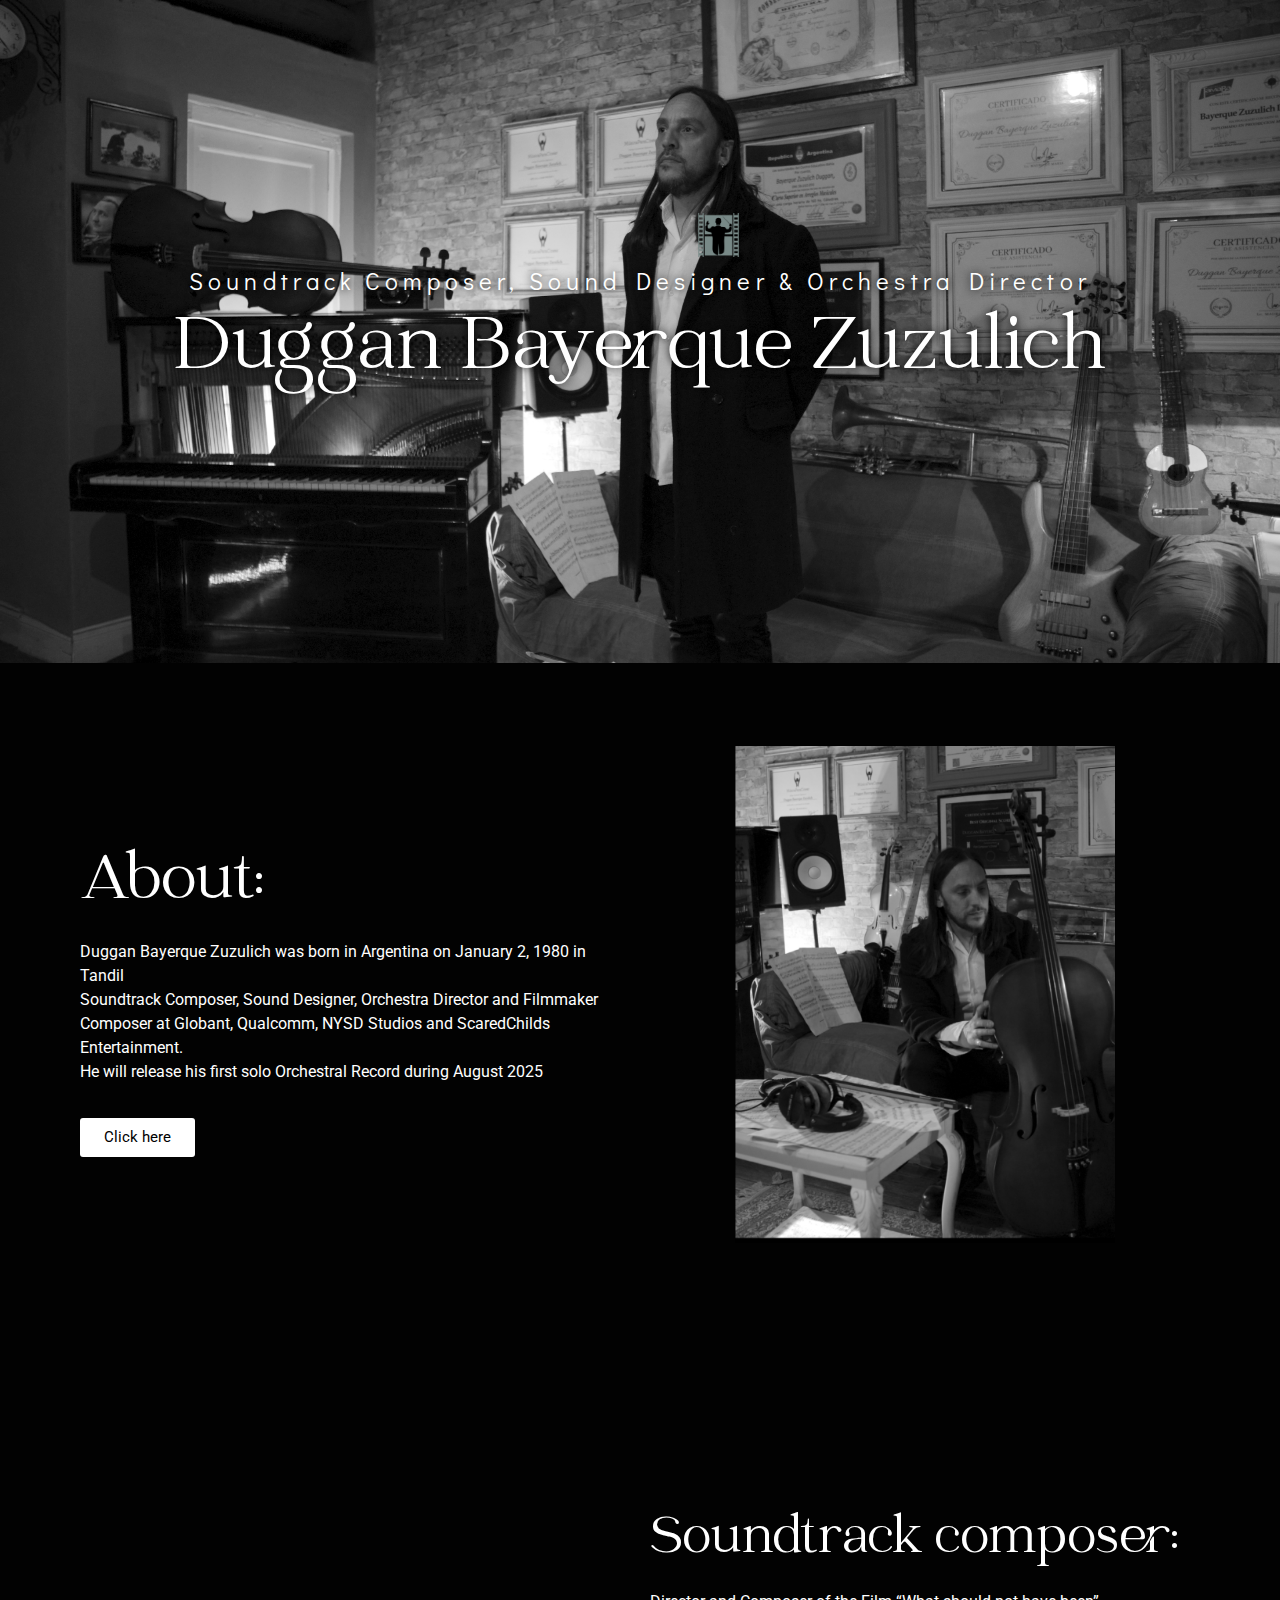
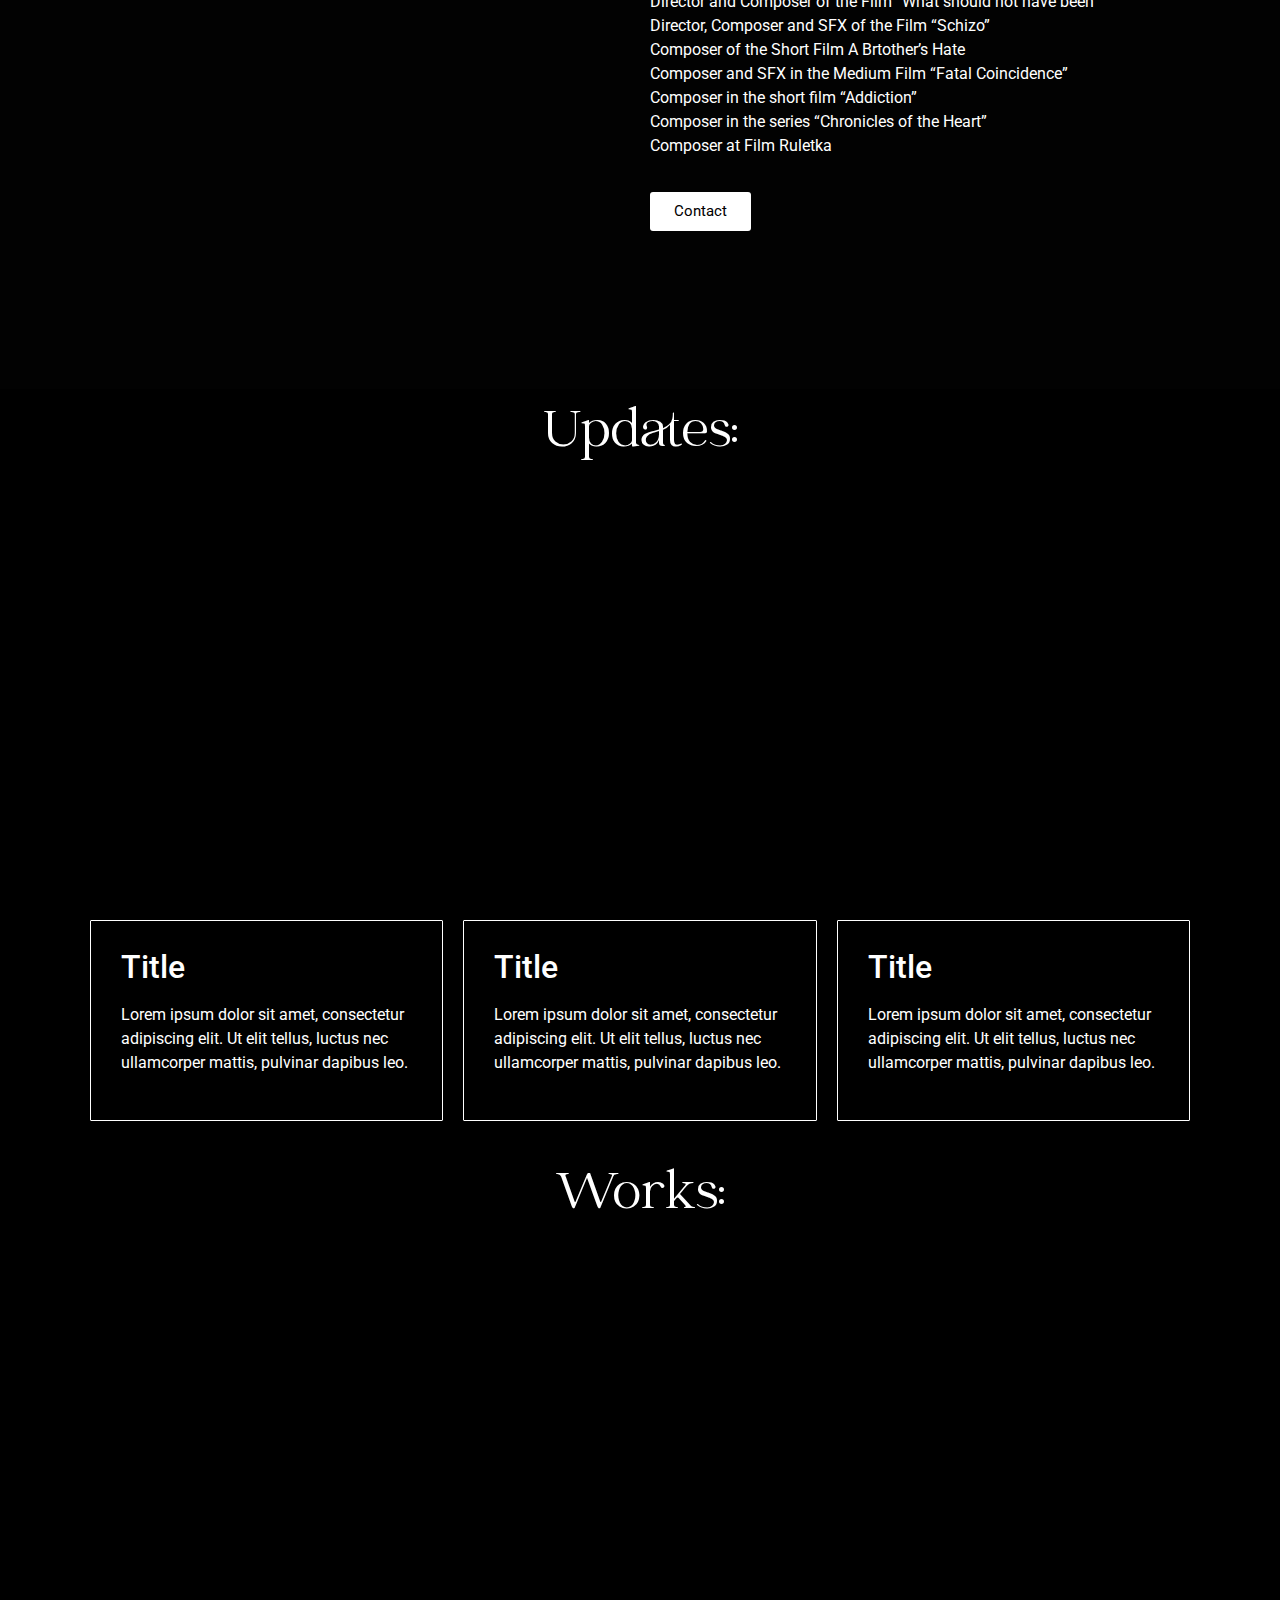
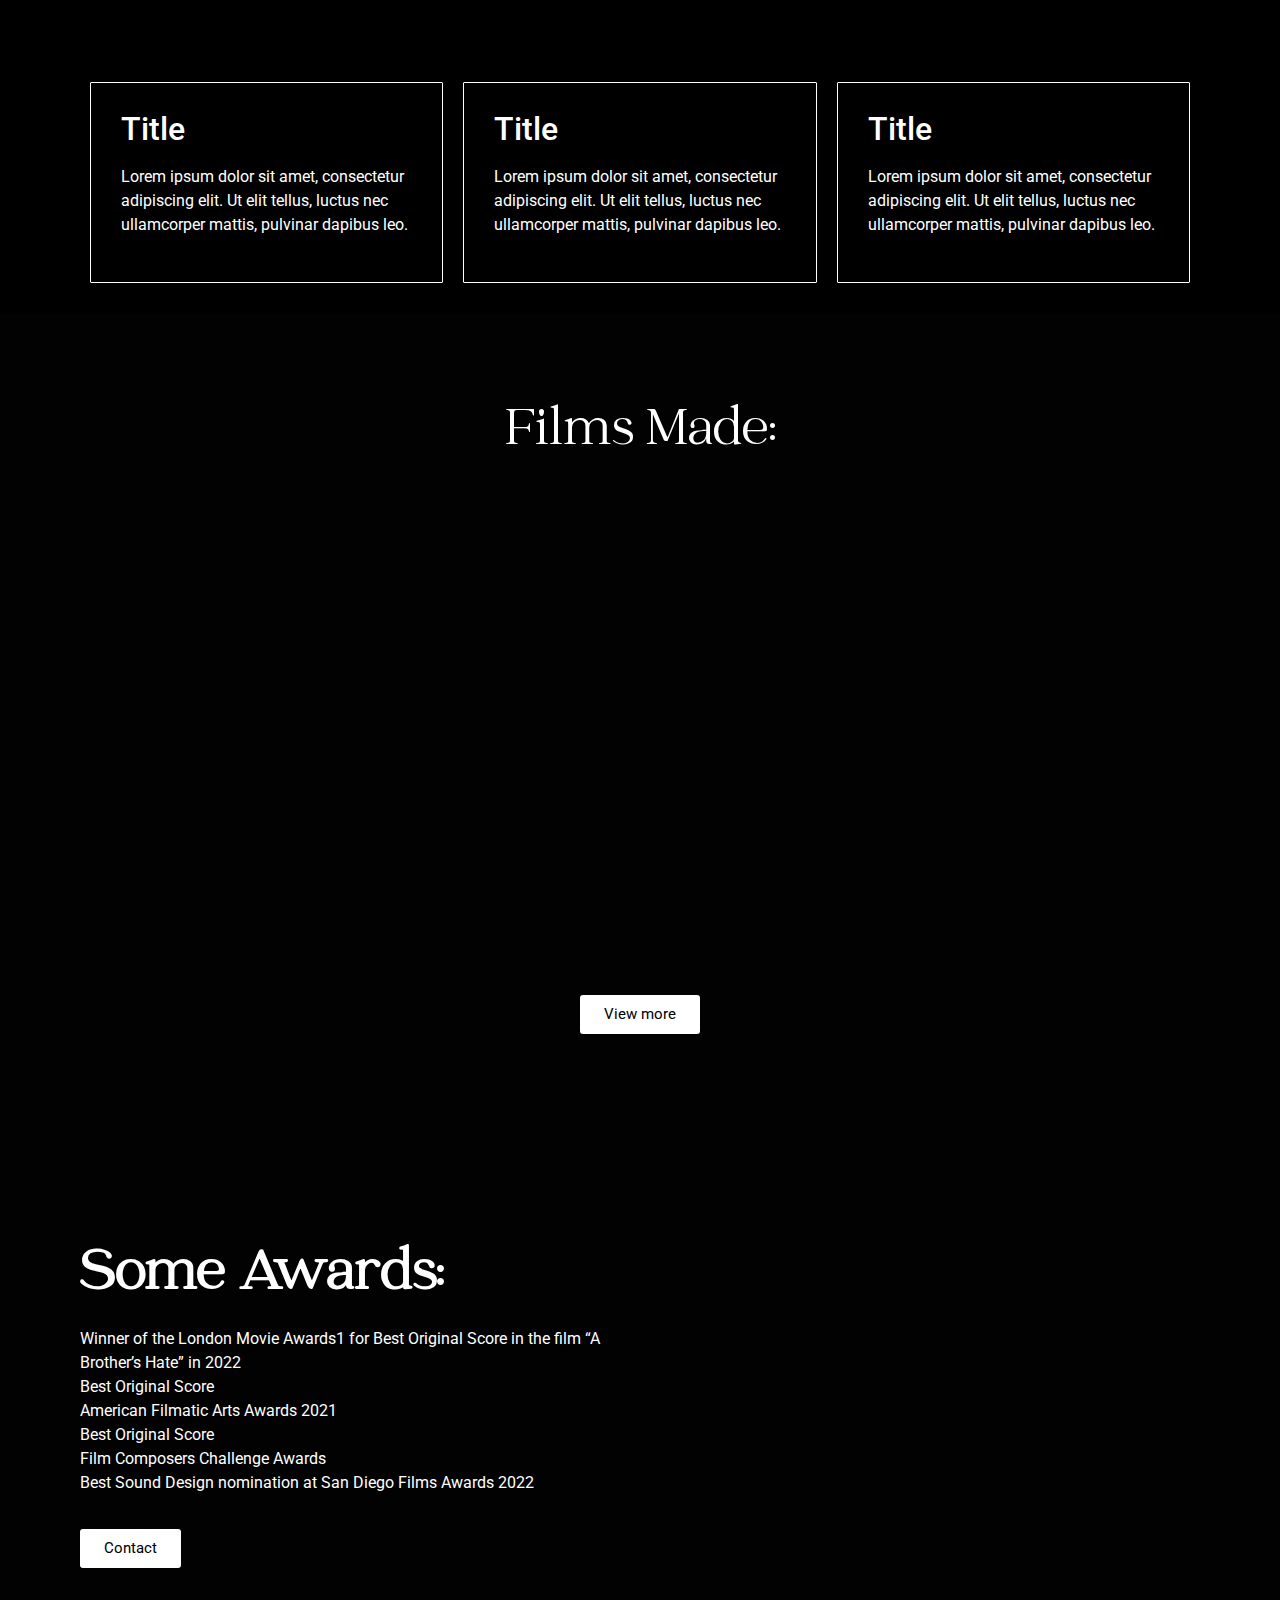
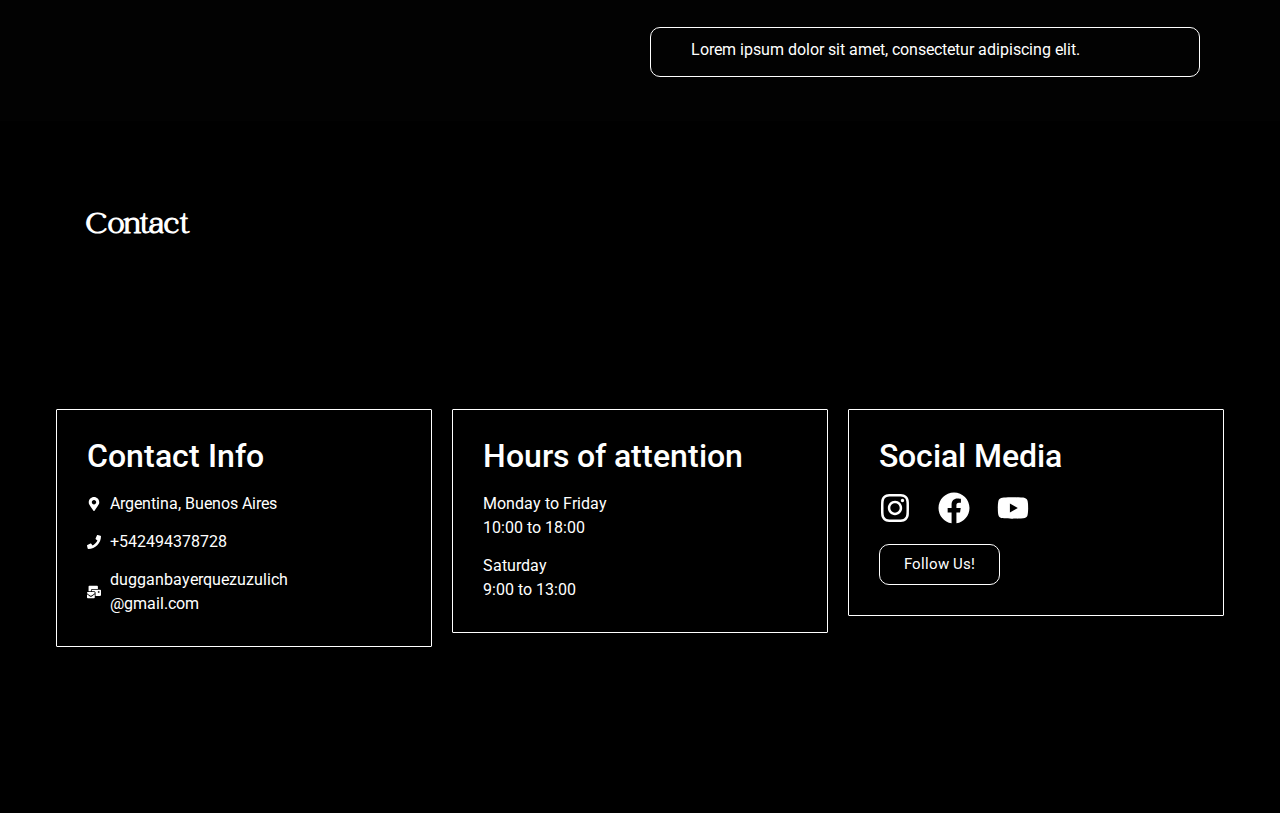
<file: index.html>
<!DOCTYPE html><html lang="en-US"><head>
	<meta charset="UTF-8">
	<meta name="viewport" content="width=device-width, initial-scale=1">
	<link rel="profile" href="https://gmpg.org/xfn/11">
	<title>Duggan Bayerque Zuzulich</title>
<meta name="robots" content="max-image-preview:large">
	<style>img:is([sizes="auto" i], [sizes^="auto," i]) { contain-intrinsic-size: 3000px 1500px }</style>
	<link rel="alternate" type="application/rss+xml" title="Consultant » Feed" href="https://sm-e5124c.ingress-alpha.ewp.live/feed/">
<link rel="alternate" type="application/rss+xml" title="Consultant » Comments Feed" href="https://sm-e5124c.ingress-alpha.ewp.live/comments/feed/">
<script>
window._wpemojiSettings = {"baseUrl":"https:\/\/s.w.org\/images\/core\/emoji\/15.0.3\/72x72\/","ext":".png","svgUrl":"https:\/\/s.w.org\/images\/core\/emoji\/15.0.3\/svg\/","svgExt":".svg","source":{"concatemoji":"https:\/\/sm-e5124c.ingress-alpha.ewp.live\/wp-includes\/js\/wp-emoji-release.min.js?ver=6.7.1"}};
/*! This file is auto-generated */
!function(i,n){var o,s,e;function c(e){try{var t={supportTests:e,timestamp:(new Date).valueOf()};sessionStorage.setItem(o,JSON.stringify(t))}catch(e){}}function p(e,t,n){e.clearRect(0,0,e.canvas.width,e.canvas.height),e.fillText(t,0,0);var t=new Uint32Array(e.getImageData(0,0,e.canvas.width,e.canvas.height).data),r=(e.clearRect(0,0,e.canvas.width,e.canvas.height),e.fillText(n,0,0),new Uint32Array(e.getImageData(0,0,e.canvas.width,e.canvas.height).data));return t.every(function(e,t){return e===r[t]})}function u(e,t,n){switch(t){case"flag":return n(e,"\ud83c\udff3\ufe0f\u200d\u26a7\ufe0f","\ud83c\udff3\ufe0f\u200b\u26a7\ufe0f")?!1:!n(e,"\ud83c\uddfa\ud83c\uddf3","\ud83c\uddfa\u200b\ud83c\uddf3")&&!n(e,"\ud83c\udff4\udb40\udc67\udb40\udc62\udb40\udc65\udb40\udc6e\udb40\udc67\udb40\udc7f","\ud83c\udff4\u200b\udb40\udc67\u200b\udb40\udc62\u200b\udb40\udc65\u200b\udb40\udc6e\u200b\udb40\udc67\u200b\udb40\udc7f");case"emoji":return!n(e,"\ud83d\udc26\u200d\u2b1b","\ud83d\udc26\u200b\u2b1b")}return!1}function f(e,t,n){var r="undefined"!=typeof WorkerGlobalScope&&self instanceof WorkerGlobalScope?new OffscreenCanvas(300,150):i.createElement("canvas"),a=r.getContext("2d",{willReadFrequently:!0}),o=(a.textBaseline="top",a.font="600 32px Arial",{});return e.forEach(function(e){o[e]=t(a,e,n)}),o}function t(e){var t=i.createElement("script");t.src=e,t.defer=!0,i.head.appendChild(t)}"undefined"!=typeof Promise&&(o="wpEmojiSettingsSupports",s=["flag","emoji"],n.supports={everything:!0,everythingExceptFlag:!0},e=new Promise(function(e){i.addEventListener("DOMContentLoaded",e,{once:!0})}),new Promise(function(t){var n=function(){try{var e=JSON.parse(sessionStorage.getItem(o));if("object"==typeof e&&"number"==typeof e.timestamp&&(new Date).valueOf()<e.timestamp+604800&&"object"==typeof e.supportTests)return e.supportTests}catch(e){}return null}();if(!n){if("undefined"!=typeof Worker&&"undefined"!=typeof OffscreenCanvas&&"undefined"!=typeof URL&&URL.createObjectURL&&"undefined"!=typeof Blob)try{var e="postMessage("+f.toString()+"("+[JSON.stringify(s),u.toString(),p.toString()].join(",")+"));",r=new Blob([e],{type:"text/javascript"}),a=new Worker(URL.createObjectURL(r),{name:"wpTestEmojiSupports"});return void(a.onmessage=function(e){c(n=e.data),a.terminate(),t(n)})}catch(e){}c(n=f(s,u,p))}t(n)}).then(function(e){for(var t in e)n.supports[t]=e[t],n.supports.everything=n.supports.everything&&n.supports[t],"flag"!==t&&(n.supports.everythingExceptFlag=n.supports.everythingExceptFlag&&n.supports[t]);n.supports.everythingExceptFlag=n.supports.everythingExceptFlag&&!n.supports.flag,n.DOMReady=!1,n.readyCallback=function(){n.DOMReady=!0}}).then(function(){return e}).then(function(){var e;n.supports.everything||(n.readyCallback(),(e=n.source||{}).concatemoji?t(e.concatemoji):e.wpemoji&&e.twemoji&&(t(e.twemoji),t(e.wpemoji)))}))}((window,document),window._wpemojiSettings);
</script>
<style id="wp-emoji-styles-inline-css">

	img.wp-smiley, img.emoji {
		display: inline !important;
		border: none !important;
		box-shadow: none !important;
		height: 1em !important;
		width: 1em !important;
		margin: 0 0.07em !important;
		vertical-align: -0.1em !important;
		background: none !important;
		padding: 0 !important;
	}
</style>
<style id="classic-theme-styles-inline-css">
/*! This file is auto-generated */
.wp-block-button__link{color:#fff;background-color:#32373c;border-radius:9999px;box-shadow:none;text-decoration:none;padding:calc(.667em + 2px) calc(1.333em + 2px);font-size:1.125em}.wp-block-file__button{background:#32373c;color:#fff;text-decoration:none}
</style>
<style id="global-styles-inline-css">
:root{--wp--preset--aspect-ratio--square: 1;--wp--preset--aspect-ratio--4-3: 4/3;--wp--preset--aspect-ratio--3-4: 3/4;--wp--preset--aspect-ratio--3-2: 3/2;--wp--preset--aspect-ratio--2-3: 2/3;--wp--preset--aspect-ratio--16-9: 16/9;--wp--preset--aspect-ratio--9-16: 9/16;--wp--preset--color--black: #000000;--wp--preset--color--cyan-bluish-gray: #abb8c3;--wp--preset--color--white: #ffffff;--wp--preset--color--pale-pink: #f78da7;--wp--preset--color--vivid-red: #cf2e2e;--wp--preset--color--luminous-vivid-orange: #ff6900;--wp--preset--color--luminous-vivid-amber: #fcb900;--wp--preset--color--light-green-cyan: #7bdcb5;--wp--preset--color--vivid-green-cyan: #00d084;--wp--preset--color--pale-cyan-blue: #8ed1fc;--wp--preset--color--vivid-cyan-blue: #0693e3;--wp--preset--color--vivid-purple: #9b51e0;--wp--preset--gradient--vivid-cyan-blue-to-vivid-purple: linear-gradient(135deg,rgba(6,147,227,1) 0%,rgb(155,81,224) 100%);--wp--preset--gradient--light-green-cyan-to-vivid-green-cyan: linear-gradient(135deg,rgb(122,220,180) 0%,rgb(0,208,130) 100%);--wp--preset--gradient--luminous-vivid-amber-to-luminous-vivid-orange: linear-gradient(135deg,rgba(252,185,0,1) 0%,rgba(255,105,0,1) 100%);--wp--preset--gradient--luminous-vivid-orange-to-vivid-red: linear-gradient(135deg,rgba(255,105,0,1) 0%,rgb(207,46,46) 100%);--wp--preset--gradient--very-light-gray-to-cyan-bluish-gray: linear-gradient(135deg,rgb(238,238,238) 0%,rgb(169,184,195) 100%);--wp--preset--gradient--cool-to-warm-spectrum: linear-gradient(135deg,rgb(74,234,220) 0%,rgb(151,120,209) 20%,rgb(207,42,186) 40%,rgb(238,44,130) 60%,rgb(251,105,98) 80%,rgb(254,248,76) 100%);--wp--preset--gradient--blush-light-purple: linear-gradient(135deg,rgb(255,206,236) 0%,rgb(152,150,240) 100%);--wp--preset--gradient--blush-bordeaux: linear-gradient(135deg,rgb(254,205,165) 0%,rgb(254,45,45) 50%,rgb(107,0,62) 100%);--wp--preset--gradient--luminous-dusk: linear-gradient(135deg,rgb(255,203,112) 0%,rgb(199,81,192) 50%,rgb(65,88,208) 100%);--wp--preset--gradient--pale-ocean: linear-gradient(135deg,rgb(255,245,203) 0%,rgb(182,227,212) 50%,rgb(51,167,181) 100%);--wp--preset--gradient--electric-grass: linear-gradient(135deg,rgb(202,248,128) 0%,rgb(113,206,126) 100%);--wp--preset--gradient--midnight: linear-gradient(135deg,rgb(2,3,129) 0%,rgb(40,116,252) 100%);--wp--preset--font-size--small: 13px;--wp--preset--font-size--medium: 20px;--wp--preset--font-size--large: 36px;--wp--preset--font-size--x-large: 42px;--wp--preset--font-family--inter: "Inter", sans-serif;--wp--preset--font-family--cardo: Cardo;--wp--preset--spacing--20: 0.44rem;--wp--preset--spacing--30: 0.67rem;--wp--preset--spacing--40: 1rem;--wp--preset--spacing--50: 1.5rem;--wp--preset--spacing--60: 2.25rem;--wp--preset--spacing--70: 3.38rem;--wp--preset--spacing--80: 5.06rem;--wp--preset--shadow--natural: 6px 6px 9px rgba(0, 0, 0, 0.2);--wp--preset--shadow--deep: 12px 12px 50px rgba(0, 0, 0, 0.4);--wp--preset--shadow--sharp: 6px 6px 0px rgba(0, 0, 0, 0.2);--wp--preset--shadow--outlined: 6px 6px 0px -3px rgba(255, 255, 255, 1), 6px 6px rgba(0, 0, 0, 1);--wp--preset--shadow--crisp: 6px 6px 0px rgba(0, 0, 0, 1);}:where(.is-layout-flex){gap: 0.5em;}:where(.is-layout-grid){gap: 0.5em;}body .is-layout-flex{display: flex;}.is-layout-flex{flex-wrap: wrap;align-items: center;}.is-layout-flex > :is(*, div){margin: 0;}body .is-layout-grid{display: grid;}.is-layout-grid > :is(*, div){margin: 0;}:where(.wp-block-columns.is-layout-flex){gap: 2em;}:where(.wp-block-columns.is-layout-grid){gap: 2em;}:where(.wp-block-post-template.is-layout-flex){gap: 1.25em;}:where(.wp-block-post-template.is-layout-grid){gap: 1.25em;}.has-black-color{color: var(--wp--preset--color--black) !important;}.has-cyan-bluish-gray-color{color: var(--wp--preset--color--cyan-bluish-gray) !important;}.has-white-color{color: var(--wp--preset--color--white) !important;}.has-pale-pink-color{color: var(--wp--preset--color--pale-pink) !important;}.has-vivid-red-color{color: var(--wp--preset--color--vivid-red) !important;}.has-luminous-vivid-orange-color{color: var(--wp--preset--color--luminous-vivid-orange) !important;}.has-luminous-vivid-amber-color{color: var(--wp--preset--color--luminous-vivid-amber) !important;}.has-light-green-cyan-color{color: var(--wp--preset--color--light-green-cyan) !important;}.has-vivid-green-cyan-color{color: var(--wp--preset--color--vivid-green-cyan) !important;}.has-pale-cyan-blue-color{color: var(--wp--preset--color--pale-cyan-blue) !important;}.has-vivid-cyan-blue-color{color: var(--wp--preset--color--vivid-cyan-blue) !important;}.has-vivid-purple-color{color: var(--wp--preset--color--vivid-purple) !important;}.has-black-background-color{background-color: var(--wp--preset--color--black) !important;}.has-cyan-bluish-gray-background-color{background-color: var(--wp--preset--color--cyan-bluish-gray) !important;}.has-white-background-color{background-color: var(--wp--preset--color--white) !important;}.has-pale-pink-background-color{background-color: var(--wp--preset--color--pale-pink) !important;}.has-vivid-red-background-color{background-color: var(--wp--preset--color--vivid-red) !important;}.has-luminous-vivid-orange-background-color{background-color: var(--wp--preset--color--luminous-vivid-orange) !important;}.has-luminous-vivid-amber-background-color{background-color: var(--wp--preset--color--luminous-vivid-amber) !important;}.has-light-green-cyan-background-color{background-color: var(--wp--preset--color--light-green-cyan) !important;}.has-vivid-green-cyan-background-color{background-color: var(--wp--preset--color--vivid-green-cyan) !important;}.has-pale-cyan-blue-background-color{background-color: var(--wp--preset--color--pale-cyan-blue) !important;}.has-vivid-cyan-blue-background-color{background-color: var(--wp--preset--color--vivid-cyan-blue) !important;}.has-vivid-purple-background-color{background-color: var(--wp--preset--color--vivid-purple) !important;}.has-black-border-color{border-color: var(--wp--preset--color--black) !important;}.has-cyan-bluish-gray-border-color{border-color: var(--wp--preset--color--cyan-bluish-gray) !important;}.has-white-border-color{border-color: var(--wp--preset--color--white) !important;}.has-pale-pink-border-color{border-color: var(--wp--preset--color--pale-pink) !important;}.has-vivid-red-border-color{border-color: var(--wp--preset--color--vivid-red) !important;}.has-luminous-vivid-orange-border-color{border-color: var(--wp--preset--color--luminous-vivid-orange) !important;}.has-luminous-vivid-amber-border-color{border-color: var(--wp--preset--color--luminous-vivid-amber) !important;}.has-light-green-cyan-border-color{border-color: var(--wp--preset--color--light-green-cyan) !important;}.has-vivid-green-cyan-border-color{border-color: var(--wp--preset--color--vivid-green-cyan) !important;}.has-pale-cyan-blue-border-color{border-color: var(--wp--preset--color--pale-cyan-blue) !important;}.has-vivid-cyan-blue-border-color{border-color: var(--wp--preset--color--vivid-cyan-blue) !important;}.has-vivid-purple-border-color{border-color: var(--wp--preset--color--vivid-purple) !important;}.has-vivid-cyan-blue-to-vivid-purple-gradient-background{background: var(--wp--preset--gradient--vivid-cyan-blue-to-vivid-purple) !important;}.has-light-green-cyan-to-vivid-green-cyan-gradient-background{background: var(--wp--preset--gradient--light-green-cyan-to-vivid-green-cyan) !important;}.has-luminous-vivid-amber-to-luminous-vivid-orange-gradient-background{background: var(--wp--preset--gradient--luminous-vivid-amber-to-luminous-vivid-orange) !important;}.has-luminous-vivid-orange-to-vivid-red-gradient-background{background: var(--wp--preset--gradient--luminous-vivid-orange-to-vivid-red) !important;}.has-very-light-gray-to-cyan-bluish-gray-gradient-background{background: var(--wp--preset--gradient--very-light-gray-to-cyan-bluish-gray) !important;}.has-cool-to-warm-spectrum-gradient-background{background: var(--wp--preset--gradient--cool-to-warm-spectrum) !important;}.has-blush-light-purple-gradient-background{background: var(--wp--preset--gradient--blush-light-purple) !important;}.has-blush-bordeaux-gradient-background{background: var(--wp--preset--gradient--blush-bordeaux) !important;}.has-luminous-dusk-gradient-background{background: var(--wp--preset--gradient--luminous-dusk) !important;}.has-pale-ocean-gradient-background{background: var(--wp--preset--gradient--pale-ocean) !important;}.has-electric-grass-gradient-background{background: var(--wp--preset--gradient--electric-grass) !important;}.has-midnight-gradient-background{background: var(--wp--preset--gradient--midnight) !important;}.has-small-font-size{font-size: var(--wp--preset--font-size--small) !important;}.has-medium-font-size{font-size: var(--wp--preset--font-size--medium) !important;}.has-large-font-size{font-size: var(--wp--preset--font-size--large) !important;}.has-x-large-font-size{font-size: var(--wp--preset--font-size--x-large) !important;}
:where(.wp-block-post-template.is-layout-flex){gap: 1.25em;}:where(.wp-block-post-template.is-layout-grid){gap: 1.25em;}
:where(.wp-block-columns.is-layout-flex){gap: 2em;}:where(.wp-block-columns.is-layout-grid){gap: 2em;}
:root :where(.wp-block-pullquote){font-size: 1.5em;line-height: 1.6;}
</style>
<link rel="stylesheet" id="woocommerce-layout-css" href="css/woocommerce-layout.css" media="all">
<link rel="stylesheet" id="woocommerce-smallscreen-css" href="css/woocommerce-smallscreen.css" media="only screen and (max-width: 768px)">
<link rel="stylesheet" id="woocommerce-general-css" href="css/woocommerce.css" media="all">
<style id="woocommerce-inline-inline-css">
.woocommerce form .form-row .required { visibility: visible; }
</style>
<link rel="stylesheet" id="hello-elementor-css" href="css/style.min.css" media="all">
<link rel="stylesheet" id="hello-elementor-theme-style-css" href="css/theme.min.css" media="all">
<link rel="stylesheet" id="hello-elementor-header-footer-css" href="css/header-footer.min.css" media="all">
<link rel="stylesheet" id="elementor-frontend-css" href="css/frontend.min_1.css" media="all">
<link rel="stylesheet" id="elementor-post-1244-css" href="css/post-1244.css" media="all">
<link rel="stylesheet" id="swiper-css" href="css/swiper.min.css" media="all">
<link rel="stylesheet" id="e-swiper-css" href="css/e-swiper.min.css" media="all">
<link rel="stylesheet" id="elementor-pro-css" href="css/frontend.min.css" media="all">
<link rel="stylesheet" id="widget-heading-css" href="css/widget-heading.min.css" media="all">
<link rel="stylesheet" id="widget-image-css" href="css/widget-image.min.css" media="all">
<link rel="stylesheet" id="widget-spacer-css" href="css/widget-spacer.min.css" media="all">
<link rel="stylesheet" id="widget-text-editor-css" href="css/widget-text-editor.min.css" media="all">
<link rel="stylesheet" id="widget-icon-list-css" href="css/widget-icon-list.min.css" media="all">
<link rel="stylesheet" id="elementor-post-2833-css" href="css/post-2833.css" media="all">
<link rel="stylesheet" id="google-fonts-1-css" href="https://fonts.googleapis.com/css?family=Roboto%3A100%2C100italic%2C200%2C200italic%2C300%2C300italic%2C400%2C400italic%2C500%2C500italic%2C600%2C600italic%2C700%2C700italic%2C800%2C800italic%2C900%2C900italic%7CDidact+Gothic%3A100%2C100italic%2C200%2C200italic%2C300%2C300italic%2C400%2C400italic%2C500%2C500italic%2C600%2C600italic%2C700%2C700italic%2C800%2C800italic%2C900%2C900italic&amp;display=swap&amp;ver=6.7.1" media="all">
<link rel="preconnect" href="https://fonts.gstatic.com/" crossorigin=""><script src="js/jquery.min.js" id="jquery-core-js"></script>
<script src="js/jquery-migrate.min.js" id="jquery-migrate-js"></script>
<script src="js/jquery.blockUI.min.js" id="jquery-blockui-js" defer="" data-wp-strategy="defer"></script>
<script id="wc-add-to-cart-js-extra">
var wc_add_to_cart_params = {"ajax_url":"\/wp-admin\/admin-ajax.php","wc_ajax_url":"\/?wc-ajax=%%endpoint%%","i18n_view_cart":"View cart","cart_url":"https:\/\/sm-e5124c.ingress-alpha.ewp.live\/9-2\/","is_cart":"","cart_redirect_after_add":"no"};
</script>
<script src="js/add-to-cart.min.js" id="wc-add-to-cart-js" defer="" data-wp-strategy="defer"></script>
<script src="js/js.cookie.min.js" id="js-cookie-js" defer="" data-wp-strategy="defer"></script>
<script id="woocommerce-js-extra">
var woocommerce_params = {"ajax_url":"\/wp-admin\/admin-ajax.php","wc_ajax_url":"\/?wc-ajax=%%endpoint%%"};
</script>
<script src="js/woocommerce.min.js" id="woocommerce-js" defer="" data-wp-strategy="defer"></script>
<link rel="https://api.w.org/" href="https://sm-e5124c.ingress-alpha.ewp.live/wp-json/"><link rel="alternate" title="JSON" type="application/json" href="https://sm-e5124c.ingress-alpha.ewp.live/wp-json/wp/v2/pages/2833"><link rel="EditURI" type="application/rsd+xml" title="RSD" href="https://sm-e5124c.ingress-alpha.ewp.live/xmlrpc.php?rsd">
<meta name="generator" content="WordPress 6.7.1">
<meta name="generator" content="WooCommerce 9.4.2">
<link rel="canonical" href="https://sm-e5124c.ingress-alpha.ewp.live/new-page/">
<link rel="shortlink" href="https://sm-e5124c.ingress-alpha.ewp.live/?p=2833">
<link rel="alternate" title="oEmbed (JSON)" type="application/json+oembed" href="https://sm-e5124c.ingress-alpha.ewp.live/wp-json/oembed/1.0/embed?url=https%3A%2F%2Fsm-e5124c.ingress-alpha.ewp.live%2Fnew-page%2F">
<link rel="alternate" title="oEmbed (XML)" type="text/xml+oembed" href="https://sm-e5124c.ingress-alpha.ewp.live/wp-json/oembed/1.0/embed?url=https%3A%2F%2Fsm-e5124c.ingress-alpha.ewp.live%2Fnew-page%2F&amp;format=xml">
	<noscript><style>.woocommerce-product-gallery{ opacity: 1 !important; }</style></noscript>
	<meta name="generator" content="Elementor 3.25.10; features: e_font_icon_svg, additional_custom_breakpoints, e_optimized_control_loading, e_element_cache; settings: css_print_method-external, google_font-enabled, font_display-swap">
			<style>
				.e-con.e-parent:nth-of-type(n+4):not(.e-lazyloaded):not(.e-no-lazyload),
				.e-con.e-parent:nth-of-type(n+4):not(.e-lazyloaded):not(.e-no-lazyload) * {
					background-image: none !important;
				}
				@media screen and (max-height: 1024px) {
					.e-con.e-parent:nth-of-type(n+3):not(.e-lazyloaded):not(.e-no-lazyload),
					.e-con.e-parent:nth-of-type(n+3):not(.e-lazyloaded):not(.e-no-lazyload) * {
						background-image: none !important;
					}
				}
				@media screen and (max-height: 640px) {
					.e-con.e-parent:nth-of-type(n+2):not(.e-lazyloaded):not(.e-no-lazyload),
					.e-con.e-parent:nth-of-type(n+2):not(.e-lazyloaded):not(.e-no-lazyload) * {
						background-image: none !important;
					}
				}
			</style>
			<style class="wp-fonts-local">
@font-face{font-family:Inter;font-style:normal;font-weight:300 900;font-display:fallback;src:url('fonts/Inter-VariableFont_slnt%2Cwght.woff2') format('woff2');font-stretch:normal;}
@font-face{font-family:Cardo;font-style:normal;font-weight:400;font-display:fallback;src:url('fonts/cardo_normal_400.woff2') format('woff2');}
</style>
		<style id="wp-custom-css">
			.page-header{
	
	display:none
}
.site-footer{
	
	display:none
}		</style>
		<script src="js/wp-emoji-release.min.js" defer=""></script></head>
<body class="page-template-default page page-id-2833 wp-custom-logo theme-hello-elementor woocommerce-js elementor-default elementor-kit-1244 elementor-page elementor-page-2833">


<a class="skip-link screen-reader-text" href="#content">Skip to content</a>


<main id="content" class="site-main post-2833 page type-page status-publish hentry">

			<div class="page-header">
			<h1 class="entry-title">new-page</h1>		</div>
	
	<div class="page-content">
				<div data-elementor-type="wp-page" data-elementor-id="2833" class="elementor elementor-2833" data-elementor-post-type="page">
				<div class="elementor-element elementor-element-50e1df6 e-flex e-con-boxed e-con e-parent e-lazyloaded" data-id="50e1df6" data-element_type="container" data-settings="{" background_background":"classic"}"="">
					<div class="e-con-inner">
				<div class="elementor-element elementor-element-c18b4f8 elementor-widget elementor-widget-heading" data-id="c18b4f8" data-element_type="widget" data-widget_type="heading.default">
				<div class="elementor-widget-container">
			<h2 class="elementor-heading-title elementor-size-default">Soundtrack Composer, Sound Designer &amp; Orchestra Director</h2>		</div>
				</div>
				<div class="elementor-element elementor-element-8e83e14 elementor-absolute elementor-widget elementor-widget-image" data-id="8e83e14" data-element_type="widget" data-settings="{" _position":"absolute"}"="" data-widget_type="image.default">
				<div class="elementor-widget-container">
													<img fetchpriority="high" decoding="async" width="800" height="800" src="images/Logo-4-1024x1024.png" class="attachment-large size-large wp-image-2894" alt="" srcset="images/Logo-4-1024x1024.png 1024w, images/Logo-4-300x300.png 300w, images/Logo-4-150x150.png 150w, images/Logo-4-768x768.png 768w, images/Logo-4-1536x1536.png 1536w, images/Logo-4-2048x2048.png 2048w, images/Logo-4-600x600.png 600w, images/Logo-4-100x100.png 100w" sizes="(max-width: 800px) 100vw, 800px">													</div>
				</div>
				<div class="elementor-element elementor-element-1410af5 elementor-widget elementor-widget-heading" data-id="1410af5" data-element_type="widget" data-widget_type="heading.default">
				<div class="elementor-widget-container">
			<h2 class="elementor-heading-title elementor-size-default">Duggan Bayerque Zuzulich</h2>		</div>
				</div>
					</div>
				</div>
		<div class="elementor-element elementor-element-866fd51 e-flex e-con-boxed e-con e-parent e-lazyloaded" data-id="866fd51" data-element_type="container" data-settings="{" background_background":"classic"}"="">
					<div class="e-con-inner">
		<div class="elementor-element elementor-element-62ac7b1 e-con-full e-flex e-con e-child" data-id="62ac7b1" data-element_type="container">
				<div class="elementor-element elementor-element-9edf30a elementor-widget elementor-widget-spacer" data-id="9edf30a" data-element_type="widget" data-widget_type="spacer.default">
				<div class="elementor-widget-container">
					<div class="elementor-spacer">
			<div class="elementor-spacer-inner"></div>
		</div>
				</div>
				</div>
				<div class="elementor-element elementor-element-7d75303 elementor-widget elementor-widget-heading" data-id="7d75303" data-element_type="widget" data-widget_type="heading.default">
				<div class="elementor-widget-container">
			<h2 class="elementor-heading-title elementor-size-default">About:</h2>		</div>
				</div>
				<div class="elementor-element elementor-element-91d726b elementor-widget elementor-widget-text-editor" data-id="91d726b" data-element_type="widget" data-widget_type="text-editor.default">
				<div class="elementor-widget-container">
							<p>Duggan Bayerque Zuzulich was born in Argentina on January 2, 1980 in Tandil<br>Soundtrack Composer, Sound Designer, Orchestra Director and Filmmaker<br>Composer at Globant, Qualcomm, NYSD Studios and ScaredChilds Entertainment.<br>He will release his first solo Orchestral Record during August 2025</p>						</div>
				</div>
				<div class="elementor-element elementor-element-6d8b41a elementor-widget elementor-widget-button" data-id="6d8b41a" data-element_type="widget" data-widget_type="button.default">
				<div class="elementor-widget-container">
							<div class="elementor-button-wrapper">
					<a class="elementor-button elementor-button-link elementor-size-sm" href="#">
						<span class="elementor-button-content-wrapper">
									<span class="elementor-button-text">Click here</span>
					</span>
					</a>
				</div>
						</div>
				</div>
				</div>
		<div class="elementor-element elementor-element-fde5f05 e-con-full e-flex e-con e-child" data-id="fde5f05" data-element_type="container">
				<div class="elementor-element elementor-element-0e18a82 elementor-widget elementor-widget-image" data-id="0e18a82" data-element_type="widget" data-widget_type="image.default">
				<div class="elementor-widget-container">
													<img decoding="async" width="970" height="1272" src="images/Screenshot-2024-12-13-at-09.31.31.png" class="attachment-full size-full wp-image-2863" alt="" srcset="images/Screenshot-2024-12-13-at-09.31.31.png 970w, images/Screenshot-2024-12-13-at-09.31.31-229x300.png 229w, images/Screenshot-2024-12-13-at-09.31.31-781x1024.png 781w, images/Screenshot-2024-12-13-at-09.31.31-768x1007.png 768w, images/Screenshot-2024-12-13-at-09.31.31-600x787.png 600w" sizes="(max-width: 970px) 100vw, 970px">													</div>
				</div>
				</div>
					</div>
				</div>
		<div class="elementor-element elementor-element-8c451ec e-flex e-con-boxed e-con e-parent" data-id="8c451ec" data-element_type="container" data-settings="{" background_background":"classic"}"="">
					<div class="e-con-inner">
		<div class="elementor-element elementor-element-f7b30d7 e-con-full e-flex e-con e-child" data-id="f7b30d7" data-element_type="container">
				<div class="elementor-element elementor-element-d43135a elementor-widget elementor-widget-image" data-id="d43135a" data-element_type="widget" data-widget_type="image.default">
				<div class="elementor-widget-container">
													<img decoding="async" width="1044" height="960" src="images/Screenshot-2024-12-13-at-09.34.15.png" class="attachment-full size-full wp-image-2864" alt="" srcset="images/Screenshot-2024-12-13-at-09.34.15.png 1044w, images/Screenshot-2024-12-13-at-09.34.15-300x276.png 300w, images/Screenshot-2024-12-13-at-09.34.15-1024x942.png 1024w, images/Screenshot-2024-12-13-at-09.34.15-768x706.png 768w, images/Screenshot-2024-12-13-at-09.34.15-600x552.png 600w" sizes="(max-width: 1044px) 100vw, 1044px">													</div>
				</div>
				</div>
		<div class="elementor-element elementor-element-b09902d e-con-full e-flex e-con e-child" data-id="b09902d" data-element_type="container">
				<div class="elementor-element elementor-element-406cc32 elementor-widget elementor-widget-spacer" data-id="406cc32" data-element_type="widget" data-widget_type="spacer.default">
				<div class="elementor-widget-container">
					<div class="elementor-spacer">
			<div class="elementor-spacer-inner"></div>
		</div>
				</div>
				</div>
				<div class="elementor-element elementor-element-fd440a4 elementor-widget elementor-widget-heading" data-id="fd440a4" data-element_type="widget" data-widget_type="heading.default">
				<div class="elementor-widget-container">
			<h2 class="elementor-heading-title elementor-size-default">Soundtrack composer:</h2>		</div>
				</div>
				<div class="elementor-element elementor-element-07e7487 elementor-widget elementor-widget-text-editor" data-id="07e7487" data-element_type="widget" data-widget_type="text-editor.default">
				<div class="elementor-widget-container">
							<p>Director and Composer of the Film “What should not have been”<br>Director, Composer and SFX of the Film “Schizo”<br>Composer of the Short Film A Brtother’s Hate<br>Composer and SFX in the Medium Film “Fatal Coincidence”<br>Composer in the short film “Addiction”<br>Composer in the series “Chronicles of the Heart”<br>Composer at Film Ruletka</p>						</div>
				</div>
				<div class="elementor-element elementor-element-e50c188 elementor-widget elementor-widget-button" data-id="e50c188" data-element_type="widget" data-widget_type="button.default">
				<div class="elementor-widget-container">
							<div class="elementor-button-wrapper">
					<a class="elementor-button elementor-button-link elementor-size-sm" href="#">
						<span class="elementor-button-content-wrapper">
									<span class="elementor-button-text">Contact</span>
					</span>
					</a>
				</div>
						</div>
				</div>
				</div>
					</div>
				</div>
		<div class="elementor-element elementor-element-2a675cf e-flex e-con-boxed e-con e-parent" data-id="2a675cf" data-element_type="container" data-settings="{" background_background":"classic"}"="">
					<div class="e-con-inner">
		<div class="elementor-element elementor-element-721bf86 e-con-full e-flex e-con e-child" data-id="721bf86" data-element_type="container" data-settings="{" background_background":"classic"}"="">
				<div class="elementor-element elementor-element-3c8d02a elementor-widget elementor-widget-heading" data-id="3c8d02a" data-element_type="widget" data-widget_type="heading.default">
				<div class="elementor-widget-container">
			<h2 class="elementor-heading-title elementor-size-default">Updates:</h2>		</div>
				</div>
				</div>
		<div class="elementor-element elementor-element-247df67 e-con-full e-flex e-con e-child" data-id="247df67" data-element_type="container" data-settings="{" background_background":"classic"}"="">
		<div class="elementor-element elementor-element-4d1d155 e-con-full e-flex e-con e-child" data-id="4d1d155" data-element_type="container">
				<div class="elementor-element elementor-element-42c73a3 elementor-widget elementor-widget-image" data-id="42c73a3" data-element_type="widget" data-widget_type="image.default">
				<div class="elementor-widget-container">
													<img loading="lazy" decoding="async" width="743" height="884" src="images/Captura-de-pantalla-2024-12-11-165850.png" class="attachment-large size-large wp-image-2867" alt="" srcset="images/Captura-de-pantalla-2024-12-11-165850.png 743w, images/Captura-de-pantalla-2024-12-11-165850-252x300.png 252w, images/Captura-de-pantalla-2024-12-11-165850-600x714.png 600w" sizes="(max-width: 743px) 100vw, 743px">													</div>
				</div>
				</div>
		<div class="elementor-element elementor-element-9f0c521 e-con-full e-flex e-con e-child" data-id="9f0c521" data-element_type="container">
				<div class="elementor-element elementor-element-b1fdf1e elementor-widget elementor-widget-image" data-id="b1fdf1e" data-element_type="widget" data-widget_type="image.default">
				<div class="elementor-widget-container">
													<img loading="lazy" decoding="async" width="800" height="953" src="images/2-860x1024.png" class="attachment-large size-large wp-image-2880" alt="" srcset="images/2-860x1024.png 860w, images/2-252x300.png 252w, images/2-768x914.png 768w, images/2-600x714.png 600w, images/2.png 1207w" sizes="(max-width: 800px) 100vw, 800px">													</div>
				</div>
				</div>
		<div class="elementor-element elementor-element-6524865 e-con-full e-flex e-con e-child" data-id="6524865" data-element_type="container">
				<div class="elementor-element elementor-element-b861278 elementor-widget elementor-widget-image" data-id="b861278" data-element_type="widget" data-widget_type="image.default">
				<div class="elementor-widget-container">
													<img loading="lazy" decoding="async" width="800" height="953" src="images/1-860x1024.png" class="attachment-large size-large wp-image-2879" alt="" srcset="images/1-860x1024.png 860w, images/1-252x300.png 252w, images/1-768x914.png 768w, images/1-600x714.png 600w, images/1.png 1207w" sizes="(max-width: 800px) 100vw, 800px">													</div>
				</div>
				</div>
		<div class="elementor-element elementor-element-8bcef24 e-con-full e-flex e-con e-child" data-id="8bcef24" data-element_type="container">
		<div class="elementor-element elementor-element-75ce5c0 e-con-full e-flex e-con e-child" data-id="75ce5c0" data-element_type="container">
				<div class="elementor-element elementor-element-d1ccf19 elementor-widget elementor-widget-heading" data-id="d1ccf19" data-element_type="widget" data-widget_type="heading.default">
				<div class="elementor-widget-container">
			<h2 class="elementor-heading-title elementor-size-default">Title</h2>		</div>
				</div>
				<div class="elementor-element elementor-element-7d2c139 elementor-widget elementor-widget-text-editor" data-id="7d2c139" data-element_type="widget" data-widget_type="text-editor.default">
				<div class="elementor-widget-container">
							<p>Lorem ipsum dolor sit amet, consectetur adipiscing elit. Ut elit tellus, luctus nec ullamcorper mattis, pulvinar dapibus leo.</p>						</div>
				</div>
				</div>
				</div>
		<div class="elementor-element elementor-element-c81f14f e-con-full e-flex e-con e-child" data-id="c81f14f" data-element_type="container">
		<div class="elementor-element elementor-element-697d7be e-con-full e-flex e-con e-child" data-id="697d7be" data-element_type="container">
				<div class="elementor-element elementor-element-52c5f2d elementor-widget elementor-widget-heading" data-id="52c5f2d" data-element_type="widget" data-widget_type="heading.default">
				<div class="elementor-widget-container">
			<h2 class="elementor-heading-title elementor-size-default">Title</h2>		</div>
				</div>
				<div class="elementor-element elementor-element-d9c06bb elementor-widget elementor-widget-text-editor" data-id="d9c06bb" data-element_type="widget" data-widget_type="text-editor.default">
				<div class="elementor-widget-container">
							<p>Lorem ipsum dolor sit amet, consectetur adipiscing elit. Ut elit tellus, luctus nec ullamcorper mattis, pulvinar dapibus leo.</p>						</div>
				</div>
				</div>
				</div>
		<div class="elementor-element elementor-element-15b08ce e-con-full e-flex e-con e-child" data-id="15b08ce" data-element_type="container">
		<div class="elementor-element elementor-element-197041c e-con-full e-flex e-con e-child" data-id="197041c" data-element_type="container">
				<div class="elementor-element elementor-element-3ca2f63 elementor-widget elementor-widget-heading" data-id="3ca2f63" data-element_type="widget" data-widget_type="heading.default">
				<div class="elementor-widget-container">
			<h2 class="elementor-heading-title elementor-size-default">Title</h2>		</div>
				</div>
				<div class="elementor-element elementor-element-dea988c elementor-widget elementor-widget-text-editor" data-id="dea988c" data-element_type="widget" data-widget_type="text-editor.default">
				<div class="elementor-widget-container">
							<p>Lorem ipsum dolor sit amet, consectetur adipiscing elit. Ut elit tellus, luctus nec ullamcorper mattis, pulvinar dapibus leo.</p>						</div>
				</div>
				</div>
				</div>
				</div>
					</div>
				</div>
		<div class="elementor-element elementor-element-b582f1a e-flex e-con-boxed e-con e-parent" data-id="b582f1a" data-element_type="container" data-settings="{" background_background":"classic"}"="">
					<div class="e-con-inner">
		<div class="elementor-element elementor-element-fd7fc08 e-con-full e-flex e-con e-child" data-id="fd7fc08" data-element_type="container" data-settings="{" background_background":"classic"}"="">
				<div class="elementor-element elementor-element-6d45a1c elementor-widget elementor-widget-heading" data-id="6d45a1c" data-element_type="widget" data-widget_type="heading.default">
				<div class="elementor-widget-container">
			<h2 class="elementor-heading-title elementor-size-default">Works:</h2>		</div>
				</div>
				</div>
		<div class="elementor-element elementor-element-fb7fe43 e-con-full e-flex e-con e-child" data-id="fb7fe43" data-element_type="container" data-settings="{" background_background":"classic"}"="">
		<div class="elementor-element elementor-element-5c58651 e-con-full e-flex e-con e-child" data-id="5c58651" data-element_type="container">
				<div class="elementor-element elementor-element-68fa5d7 elementor-widget elementor-widget-image" data-id="68fa5d7" data-element_type="widget" data-widget_type="image.default">
				<div class="elementor-widget-container">
													<img loading="lazy" decoding="async" width="800" height="953" src="images/4-1-860x1024.png" class="attachment-large size-large wp-image-2882" alt="" srcset="images/4-1-860x1024.png 860w, images/4-1-252x300.png 252w, images/4-1-768x914.png 768w, images/4-1-600x714.png 600w, images/4-1.png 1207w" sizes="(max-width: 800px) 100vw, 800px">													</div>
				</div>
				</div>
		<div class="elementor-element elementor-element-76d194e e-con-full e-flex e-con e-child" data-id="76d194e" data-element_type="container">
				<div class="elementor-element elementor-element-34eb75b elementor-widget elementor-widget-image" data-id="34eb75b" data-element_type="widget" data-widget_type="image.default">
				<div class="elementor-widget-container">
													<img loading="lazy" decoding="async" width="800" height="953" src="images/5-860x1024.png" class="attachment-large size-large wp-image-2883" alt="" srcset="images/5-860x1024.png 860w, images/5-252x300.png 252w, images/5-768x914.png 768w, images/5-600x714.png 600w, images/5.png 1207w" sizes="(max-width: 800px) 100vw, 800px">													</div>
				</div>
				</div>
		<div class="elementor-element elementor-element-1cb2705 e-con-full e-flex e-con e-child" data-id="1cb2705" data-element_type="container">
				<div class="elementor-element elementor-element-5fd7daa elementor-widget elementor-widget-image" data-id="5fd7daa" data-element_type="widget" data-widget_type="image.default">
				<div class="elementor-widget-container">
													<img loading="lazy" decoding="async" width="800" height="953" src="images/Diseno-sin-titulo-172-860x1024.png" class="attachment-large size-large wp-image-2887" alt="" srcset="images/Diseno-sin-titulo-172-860x1024.png 860w, images/Diseno-sin-titulo-172-252x300.png 252w, images/Diseno-sin-titulo-172-768x914.png 768w, images/Diseno-sin-titulo-172-600x714.png 600w, images/Diseno-sin-titulo-172.png 1207w" sizes="(max-width: 800px) 100vw, 800px">													</div>
				</div>
				</div>
		<div class="elementor-element elementor-element-98da0e4 e-con-full e-flex e-con e-child" data-id="98da0e4" data-element_type="container">
		<div class="elementor-element elementor-element-6f669d6 e-con-full e-flex e-con e-child" data-id="6f669d6" data-element_type="container">
				<div class="elementor-element elementor-element-6e08f40 elementor-widget elementor-widget-heading" data-id="6e08f40" data-element_type="widget" data-widget_type="heading.default">
				<div class="elementor-widget-container">
			<h2 class="elementor-heading-title elementor-size-default">Title</h2>		</div>
				</div>
				<div class="elementor-element elementor-element-4e69fe9 elementor-widget elementor-widget-text-editor" data-id="4e69fe9" data-element_type="widget" data-widget_type="text-editor.default">
				<div class="elementor-widget-container">
							<p>Lorem ipsum dolor sit amet, consectetur adipiscing elit. Ut elit tellus, luctus nec ullamcorper mattis, pulvinar dapibus leo.</p>						</div>
				</div>
				</div>
				</div>
		<div class="elementor-element elementor-element-beeee52 e-con-full e-flex e-con e-child" data-id="beeee52" data-element_type="container">
		<div class="elementor-element elementor-element-a7b37b8 e-con-full e-flex e-con e-child" data-id="a7b37b8" data-element_type="container">
				<div class="elementor-element elementor-element-9d3ba33 elementor-widget elementor-widget-heading" data-id="9d3ba33" data-element_type="widget" data-widget_type="heading.default">
				<div class="elementor-widget-container">
			<h2 class="elementor-heading-title elementor-size-default">Title</h2>		</div>
				</div>
				<div class="elementor-element elementor-element-3af5340 elementor-widget elementor-widget-text-editor" data-id="3af5340" data-element_type="widget" data-widget_type="text-editor.default">
				<div class="elementor-widget-container">
							<p>Lorem ipsum dolor sit amet, consectetur adipiscing elit. Ut elit tellus, luctus nec ullamcorper mattis, pulvinar dapibus leo.</p>						</div>
				</div>
				</div>
				</div>
		<div class="elementor-element elementor-element-abbd182 e-con-full e-flex e-con e-child" data-id="abbd182" data-element_type="container">
		<div class="elementor-element elementor-element-71da45b e-con-full e-flex e-con e-child" data-id="71da45b" data-element_type="container">
				<div class="elementor-element elementor-element-2c2aa55 elementor-widget elementor-widget-heading" data-id="2c2aa55" data-element_type="widget" data-widget_type="heading.default">
				<div class="elementor-widget-container">
			<h2 class="elementor-heading-title elementor-size-default">Title</h2>		</div>
				</div>
				<div class="elementor-element elementor-element-dba71c1 elementor-widget elementor-widget-text-editor" data-id="dba71c1" data-element_type="widget" data-widget_type="text-editor.default">
				<div class="elementor-widget-container">
							<p>Lorem ipsum dolor sit amet, consectetur adipiscing elit. Ut elit tellus, luctus nec ullamcorper mattis, pulvinar dapibus leo.</p>						</div>
				</div>
				</div>
				</div>
				</div>
					</div>
				</div>
		<div class="elementor-element elementor-element-eac0d61 e-flex e-con-boxed e-con e-parent" data-id="eac0d61" data-element_type="container" data-settings="{" background_background":"classic"}"="">
					<div class="e-con-inner">
		<div class="elementor-element elementor-element-8a68406 e-con-full e-flex e-con e-child" data-id="8a68406" data-element_type="container">
				<div class="elementor-element elementor-element-041e1d8 elementor-widget elementor-widget-spacer" data-id="041e1d8" data-element_type="widget" data-widget_type="spacer.default">
				<div class="elementor-widget-container">
					<div class="elementor-spacer">
			<div class="elementor-spacer-inner"></div>
		</div>
				</div>
				</div>
				<div class="elementor-element elementor-element-78a6b8f elementor-widget elementor-widget-heading" data-id="78a6b8f" data-element_type="widget" data-widget_type="heading.default">
				<div class="elementor-widget-container">
			<h2 class="elementor-heading-title elementor-size-default">Films Made:</h2>		</div>
				</div>
				<div class="elementor-element elementor-element-124d21b elementor-widget elementor-widget-spacer" data-id="124d21b" data-element_type="widget" data-widget_type="spacer.default">
				<div class="elementor-widget-container">
					<div class="elementor-spacer">
			<div class="elementor-spacer-inner"></div>
		</div>
				</div>
				</div>
				<div class="elementor-element elementor-element-58ab705 elementor-widget elementor-widget-image" data-id="58ab705" data-element_type="widget" data-widget_type="image.default">
				<div class="elementor-widget-container">
													<img loading="lazy" decoding="async" width="800" height="448" src="images/Screenshot-2024-12-13-at-09.37.44-1024x573.png" class="attachment-large size-large wp-image-2865" alt="" srcset="images/Screenshot-2024-12-13-at-09.37.44-1024x573.png 1024w, images/Screenshot-2024-12-13-at-09.37.44-300x168.png 300w, images/Screenshot-2024-12-13-at-09.37.44-768x430.png 768w, images/Screenshot-2024-12-13-at-09.37.44-600x336.png 600w, images/Screenshot-2024-12-13-at-09.37.44.png 1490w" sizes="(max-width: 800px) 100vw, 800px">													</div>
				</div>
				<div class="elementor-element elementor-element-2e03932 elementor-widget elementor-widget-spacer" data-id="2e03932" data-element_type="widget" data-widget_type="spacer.default">
				<div class="elementor-widget-container">
					<div class="elementor-spacer">
			<div class="elementor-spacer-inner"></div>
		</div>
				</div>
				</div>
				<div class="elementor-element elementor-element-ea337d8 elementor-align-center elementor-widget elementor-widget-button" data-id="ea337d8" data-element_type="widget" data-widget_type="button.default">
				<div class="elementor-widget-container">
							<div class="elementor-button-wrapper">
					<a class="elementor-button elementor-button-link elementor-size-sm" href="/videos">
						<span class="elementor-button-content-wrapper">
									<span class="elementor-button-text">View more</span>
					</span>
					</a>
				</div>
						</div>
				</div>
				</div>
					</div>
				</div>
		<div class="elementor-element elementor-element-2927090 e-flex e-con-boxed e-con e-parent" data-id="2927090" data-element_type="container" data-settings="{" background_background":"classic"}"="">
					<div class="e-con-inner">
		<div class="elementor-element elementor-element-f7a3d65 e-con-full e-flex e-con e-child" data-id="f7a3d65" data-element_type="container">
				<div class="elementor-element elementor-element-3fd2c5f elementor-widget elementor-widget-spacer" data-id="3fd2c5f" data-element_type="widget" data-widget_type="spacer.default">
				<div class="elementor-widget-container">
					<div class="elementor-spacer">
			<div class="elementor-spacer-inner"></div>
		</div>
				</div>
				</div>
				<div class="elementor-element elementor-element-9c19c90 elementor-widget elementor-widget-heading" data-id="9c19c90" data-element_type="widget" data-widget_type="heading.default">
				<div class="elementor-widget-container">
			<h2 class="elementor-heading-title elementor-size-default">Some Awards:</h2>		</div>
				</div>
				<div class="elementor-element elementor-element-6196b7e elementor-widget elementor-widget-text-editor" data-id="6196b7e" data-element_type="widget" data-widget_type="text-editor.default">
				<div class="elementor-widget-container">
							<p>Winner of the London Movie Awards1​ for Best Original Score in the film “A Brother’s Hate” in 2022<br>Best Original Score<br>American Filmatic Arts Awards 2021<br>Best Original Score<br>Film Composers Challenge Awards<br>Best Sound Design nomination at San Diego Films Awards 2022</p>						</div>
				</div>
				<div class="elementor-element elementor-element-33bb08d elementor-widget elementor-widget-button" data-id="33bb08d" data-element_type="widget" data-widget_type="button.default">
				<div class="elementor-widget-container">
							<div class="elementor-button-wrapper">
					<a class="elementor-button elementor-button-link elementor-size-sm" href="#">
						<span class="elementor-button-content-wrapper">
									<span class="elementor-button-text">Contact</span>
					</span>
					</a>
				</div>
						</div>
				</div>
				</div>
		<div class="elementor-element elementor-element-eb9c5ac e-con-full e-flex e-con e-child" data-id="eb9c5ac" data-element_type="container">
				<div class="elementor-element elementor-element-662b3bf elementor-widget elementor-widget-image" data-id="662b3bf" data-element_type="widget" data-widget_type="image.default">
				<div class="elementor-widget-container">
													<img decoding="async" width="1044" height="960" src="images/Screenshot-2024-12-13-at-09.34.15.png" class="attachment-full size-full wp-image-2864" alt="" srcset="images/Screenshot-2024-12-13-at-09.34.15.png 1044w, images/Screenshot-2024-12-13-at-09.34.15-300x276.png 300w, images/Screenshot-2024-12-13-at-09.34.15-1024x942.png 1024w, images/Screenshot-2024-12-13-at-09.34.15-768x706.png 768w, images/Screenshot-2024-12-13-at-09.34.15-600x552.png 600w" sizes="(max-width: 1044px) 100vw, 1044px">													</div>
				</div>
		<div class="elementor-element elementor-element-30f4836 e-con-full e-flex e-con e-child" data-id="30f4836" data-element_type="container">
				<div class="elementor-element elementor-element-cfa8a70 elementor-widget elementor-widget-text-editor" data-id="cfa8a70" data-element_type="widget" data-widget_type="text-editor.default">
				<div class="elementor-widget-container">
							<p>Lorem ipsum dolor sit amet, consectetur adipiscing elit.</p>						</div>
				</div>
				</div>
				</div>
					</div>
				</div>
		<div class="elementor-element elementor-element-5486ca6 e-flex e-con-boxed e-con e-parent" data-id="5486ca6" data-element_type="container" data-settings="{" background_background":"classic"}"="">
					<div class="e-con-inner">
		<div class="elementor-element elementor-element-9665674 e-con-full e-flex e-con e-child" data-id="9665674" data-element_type="container">
				<div class="elementor-element elementor-element-6ca5d22 elementor-widget elementor-widget-spacer" data-id="6ca5d22" data-element_type="widget" data-widget_type="spacer.default">
				<div class="elementor-widget-container">
					<div class="elementor-spacer">
			<div class="elementor-spacer-inner"></div>
		</div>
				</div>
				</div>
				<div class="elementor-element elementor-element-d7e1555 elementor-widget elementor-widget-heading" data-id="d7e1555" data-element_type="widget" data-widget_type="heading.default">
				<div class="elementor-widget-container">
			<h2 class="elementor-heading-title elementor-size-default">Contact</h2>		</div>
				</div>
				</div>
		<div class="elementor-element elementor-element-e9c7084 e-con-full e-flex e-con e-child" data-id="e9c7084" data-element_type="container">
				</div>
		<div class="elementor-element elementor-element-5a1bc6d e-con-full e-flex e-con e-child" data-id="5a1bc6d" data-element_type="container" data-settings="{" background_background":"classic"}"="">
		<div class="elementor-element elementor-element-da9c04d e-con-full e-flex e-con e-child" data-id="da9c04d" data-element_type="container">
				<div class="elementor-element elementor-element-2a02ad7 elementor-widget elementor-widget-heading" data-id="2a02ad7" data-element_type="widget" data-widget_type="heading.default">
				<div class="elementor-widget-container">
			<h2 class="elementor-heading-title elementor-size-default">Contact Info</h2>		</div>
				</div>
				<div class="elementor-element elementor-element-e07e513 elementor-icon-list--layout-traditional elementor-list-item-link-full_width elementor-widget elementor-widget-icon-list" data-id="e07e513" data-element_type="widget" data-widget_type="icon-list.default">
				<div class="elementor-widget-container">
					<ul class="elementor-icon-list-items">
							<li class="elementor-icon-list-item">
											<span class="elementor-icon-list-icon">
							<svg aria-hidden="true" class="e-font-icon-svg e-fas-map-marker-alt" viewBox="0 0 384 512" xmlns="http://www.w3.org/2000/svg"><path d="M172.268 501.67C26.97 291.031 0 269.413 0 192 0 85.961 85.961 0 192 0s192 85.961 192 192c0 77.413-26.97 99.031-172.268 309.67-9.535 13.774-29.93 13.773-39.464 0zM192 272c44.183 0 80-35.817 80-80s-35.817-80-80-80-80 35.817-80 80 35.817 80 80 80z"></path></svg>						</span>
										<span class="elementor-icon-list-text">Argentina, Buenos Aires</span>
									</li>
								<li class="elementor-icon-list-item">
											<span class="elementor-icon-list-icon">
							<svg aria-hidden="true" class="e-font-icon-svg e-fas-phone" viewBox="0 0 512 512" xmlns="http://www.w3.org/2000/svg"><path d="M493.4 24.6l-104-24c-11.3-2.6-22.9 3.3-27.5 13.9l-48 112c-4.2 9.8-1.4 21.3 6.9 28l60.6 49.6c-36 76.7-98.9 140.5-177.2 177.2l-49.6-60.6c-6.8-8.3-18.2-11.1-28-6.9l-112 48C3.9 366.5-2 378.1.6 389.4l24 104C27.1 504.2 36.7 512 48 512c256.1 0 464-207.5 464-464 0-11.2-7.7-20.9-18.6-23.4z"></path></svg>						</span>
										<span class="elementor-icon-list-text">+542494378728</span>
									</li>
								<li class="elementor-icon-list-item">
											<span class="elementor-icon-list-icon">
							<svg aria-hidden="true" class="e-font-icon-svg e-fas-mail-bulk" viewBox="0 0 576 512" xmlns="http://www.w3.org/2000/svg"><path d="M160 448c-25.6 0-51.2-22.4-64-32-64-44.8-83.2-60.8-96-70.4V480c0 17.67 14.33 32 32 32h256c17.67 0 32-14.33 32-32V345.6c-12.8 9.6-32 25.6-96 70.4-12.8 9.6-38.4 32-64 32zm128-192H32c-17.67 0-32 14.33-32 32v16c25.6 19.2 22.4 19.2 115.2 86.4 9.6 6.4 28.8 25.6 44.8 25.6s35.2-19.2 44.8-22.4c92.8-67.2 89.6-67.2 115.2-86.4V288c0-17.67-14.33-32-32-32zm256-96H224c-17.67 0-32 14.33-32 32v32h96c33.21 0 60.59 25.42 63.71 57.82l.29-.22V416h192c17.67 0 32-14.33 32-32V192c0-17.67-14.33-32-32-32zm-32 128h-64v-64h64v64zm-352-96c0-35.29 28.71-64 64-64h224V32c0-17.67-14.33-32-32-32H96C78.33 0 64 14.33 64 32v192h96v-32z"></path></svg>						</span>
										<span class="elementor-icon-list-text">dugganbayerquezuzulich<br>@gmail.com</span>
									</li>
						</ul>
				</div>
				</div>
				</div>
				</div>
		<div class="elementor-element elementor-element-b8abddf e-con-full e-flex e-con e-child" data-id="b8abddf" data-element_type="container">
		<div class="elementor-element elementor-element-8ccad53 e-con-full e-flex e-con e-child" data-id="8ccad53" data-element_type="container">
				<div class="elementor-element elementor-element-6548b6f elementor-widget elementor-widget-heading" data-id="6548b6f" data-element_type="widget" data-widget_type="heading.default">
				<div class="elementor-widget-container">
			<h2 class="elementor-heading-title elementor-size-default">Hours of attention</h2>		</div>
				</div>
				<div class="elementor-element elementor-element-0aca421 elementor-icon-list--layout-traditional elementor-list-item-link-full_width elementor-widget elementor-widget-icon-list" data-id="0aca421" data-element_type="widget" data-widget_type="icon-list.default">
				<div class="elementor-widget-container">
					<ul class="elementor-icon-list-items">
							<li class="elementor-icon-list-item">
										<span class="elementor-icon-list-text">Monday to Friday <br> 10:00 to 18:00</span>
									</li>
								<li class="elementor-icon-list-item">
										<span class="elementor-icon-list-text">Saturday<br> 9:00 to 13:00</span>
									</li>
						</ul>
				</div>
				</div>
				</div>
				</div>
		<div class="elementor-element elementor-element-b3fa07a e-con-full e-flex e-con e-child" data-id="b3fa07a" data-element_type="container">
		<div class="elementor-element elementor-element-926a540 e-con-full e-flex e-con e-child" data-id="926a540" data-element_type="container">
				<div class="elementor-element elementor-element-931bc39 elementor-widget elementor-widget-heading" data-id="931bc39" data-element_type="widget" data-widget_type="heading.default">
				<div class="elementor-widget-container">
			<h2 class="elementor-heading-title elementor-size-default">Social Media</h2>		</div>
				</div>
				<div class="elementor-element elementor-element-efd80d4 elementor-icon-list--layout-inline elementor-list-item-link-full_width elementor-widget elementor-widget-icon-list" data-id="efd80d4" data-element_type="widget" data-widget_type="icon-list.default">
				<div class="elementor-widget-container">
						<ul class="elementor-icon-list-items elementor-inline-items">
								<li class="elementor-icon-list-item elementor-inline-item">
									<a href="https://www.instagram.com/dugganbayerquezuzulich/?hl=es" target="_blank" rel="noopener noreferrer">
												<span class="elementor-icon-list-icon">
								<svg aria-hidden="true" class="e-font-icon-svg e-fab-instagram" viewBox="0 0 448 512" xmlns="http://www.w3.org/2000/svg"><path d="M224.1 141c-63.6 0-114.9 51.3-114.9 114.9s51.3 114.9 114.9 114.9S339 319.5 339 255.9 287.7 141 224.1 141zm0 189.6c-41.1 0-74.7-33.5-74.7-74.7s33.5-74.7 74.7-74.7 74.7 33.5 74.7 74.7-33.6 74.7-74.7 74.7zm146.4-194.3c0 14.9-12 26.8-26.8 26.8-14.9 0-26.8-12-26.8-26.8s12-26.8 26.8-26.8 26.8 12 26.8 26.8zm76.1 27.2c-1.7-35.9-9.9-67.7-36.2-93.9-26.2-26.2-58-34.4-93.9-36.2-37-2.1-147.9-2.1-184.9 0-35.8 1.7-67.6 9.9-93.9 36.1s-34.4 58-36.2 93.9c-2.1 37-2.1 147.9 0 184.9 1.7 35.9 9.9 67.7 36.2 93.9s58 34.4 93.9 36.2c37 2.1 147.9 2.1 184.9 0 35.9-1.7 67.7-9.9 93.9-36.2 26.2-26.2 34.4-58 36.2-93.9 2.1-37 2.1-147.8 0-184.8zM398.8 388c-7.8 19.6-22.9 34.7-42.6 42.6-29.5 11.7-99.5 9-132.1 9s-102.7 2.6-132.1-9c-19.6-7.8-34.7-22.9-42.6-42.6-11.7-29.5-9-99.5-9-132.1s-2.6-102.7 9-132.1c7.8-19.6 22.9-34.7 42.6-42.6 29.5-11.7 99.5-9 132.1-9s102.7-2.6 132.1 9c19.6 7.8 34.7 22.9 42.6 42.6 11.7 29.5 9 99.5 9 132.1s2.7 102.7-9 132.1z"></path></svg>						</span>
											<span class="elementor-icon-list-text"></span>
										</a>
										</li>
									<li class="elementor-icon-list-item elementor-inline-item">
										<a href="https://www.facebook.com/duggan.bayerquezuzulich/" target="_blank" rel="noopener noreferrer">
												<span class="elementor-icon-list-icon">
								<svg aria-hidden="true" class="e-font-icon-svg e-fab-facebook" viewBox="0 0 512 512" xmlns="http://www.w3.org/2000/svg"><path d="M504 256C504 119 393 8 256 8S8 119 8 256c0 123.78 90.69 226.38 209.25 245V327.69h-63V256h63v-54.64c0-62.15 37-96.48 93.67-96.48 27.14 0 55.52 4.84 55.52 4.84v61h-31.28c-30.8 0-40.41 19.12-40.41 38.73V256h68.78l-11 71.69h-57.78V501C413.31 482.38 504 379.78 504 256z"></path></svg>						</span>
											<span class="elementor-icon-list-text"></span>
										</a>
										</li>
									<li class="elementor-icon-list-item elementor-inline-item">
										<a href="https://www.youtube.com/@DugganBayerqueZuzulich" target="_blank" rel="noopener noreferrer">
												<span class="elementor-icon-list-icon">
								<svg aria-hidden="true" class="e-font-icon-svg e-fab-youtube" viewBox="0 0 576 512" xmlns="http://www.w3.org/2000/svg"><path d="M549.655 124.083c-6.281-23.65-24.787-42.276-48.284-48.597C458.781 64 288 64 288 64S117.22 64 74.629 75.486c-23.497 6.322-42.003 24.947-48.284 48.597-11.412 42.867-11.412 132.305-11.412 132.305s0 89.438 11.412 132.305c6.281 23.65 24.787 41.5 48.284 47.821C117.22 448 288 448 288 448s170.78 0 213.371-11.486c23.497-6.321 42.003-24.171 48.284-47.821 11.412-42.867 11.412-132.305 11.412-132.305s0-89.438-11.412-132.305zm-317.51 213.508V175.185l142.739 81.205-142.739 81.201z"></path></svg>						</span>
											<span class="elementor-icon-list-text"></span>
										</a>
										</li>
							</ul>
				</div>
				</div>
				<div class="elementor-element elementor-element-e4d1007 elementor-align-left elementor-widget elementor-widget-button" data-id="e4d1007" data-element_type="widget" data-widget_type="button.default">
				<div class="elementor-widget-container">
							<div class="elementor-button-wrapper">
					<a class="elementor-button elementor-button-link elementor-size-sm" href="#">
						<span class="elementor-button-content-wrapper">
									<span class="elementor-button-text">Follow Us!</span>
					</span>
					</a>
				</div>
						</div>
				</div>
				</div>
				</div>
					</div>
				</div>
				</div>
		
		
			</div>

	
</main>

	<footer id="site-footer" class="site-footer dynamic-footer footer-has-copyright">
	<div class="footer-inner">
		<div class="site-branding show-logo">
							<div class="site-logo show">
					<a href="https://sm-e5124c.ingress-alpha.ewp.live/" class="custom-logo-link" rel="home"><img width="154" height="34" src="images/logo-light.svg" class="custom-logo" alt="Consultant" decoding="async"></a>				</div>
					</div>

					<nav class="site-navigation show" aria-label="Footer menu">
				<ul id="menu-main-menu" class="menu"><li id="menu-item-2828" class="menu-item menu-item-type-post_type menu-item-object-page menu-item-home menu-item-2828"><a href="https://sm-e5124c.ingress-alpha.ewp.live/">Home</a></li>
<li id="menu-item-2830" class="menu-item menu-item-type-post_type menu-item-object-page menu-item-2830"><a href="https://sm-e5124c.ingress-alpha.ewp.live/about-2/">About</a></li>
<li id="menu-item-2829" class="menu-item menu-item-type-post_type menu-item-object-page menu-item-2829"><a href="https://sm-e5124c.ingress-alpha.ewp.live/projects/">Projects</a></li>
<li id="menu-item-2831" class="menu-item menu-item-type-post_type menu-item-object-page menu-item-2831"><a href="https://sm-e5124c.ingress-alpha.ewp.live/contacts/">Contacts</a></li>
</ul>			</nav>
		
					<div class="copyright show">
				<p>All rights reserved</p>
			</div>
			</div>
</footer>

			<script type="text/javascript">
				const lazyloadRunObserver = () => {
					const lazyloadBackgrounds = document.querySelectorAll( `.e-con.e-parent:not(.e-lazyloaded)` );
					const lazyloadBackgroundObserver = new IntersectionObserver( ( entries ) => {
						entries.forEach( ( entry ) => {
							if ( entry.isIntersecting ) {
								let lazyloadBackground = entry.target;
								if( lazyloadBackground ) {
									lazyloadBackground.classList.add( 'e-lazyloaded' );
								}
								lazyloadBackgroundObserver.unobserve( entry.target );
							}
						});
					}, { rootMargin: '200px 0px 200px 0px' } );
					lazyloadBackgrounds.forEach( ( lazyloadBackground ) => {
						lazyloadBackgroundObserver.observe( lazyloadBackground );
					} );
				};
				const events = [
					'DOMContentLoaded',
					'elementor/lazyload/observe',
				];
				events.forEach( ( event ) => {
					document.addEventListener( event, lazyloadRunObserver );
				} );
			</script>
				<script>
		(function () {
			var c = document.body.className;
			c = c.replace(/woocommerce-no-js/, 'woocommerce-js');
			document.body.className = c;
		})();
	</script>
	<link rel="stylesheet" id="wc-blocks-style-css" href="css/wc-blocks.css" media="all">
<script src="js/hello-frontend.min.js" id="hello-theme-frontend-js"></script>
<script src="js/sourcebuster.min.js" id="sourcebuster-js-js"></script>
<script id="wc-order-attribution-js-extra">
var wc_order_attribution = {"params":{"lifetime":1.0e-5,"session":30,"base64":false,"ajaxurl":"https:\/\/sm-e5124c.ingress-alpha.ewp.live\/wp-admin\/admin-ajax.php","prefix":"wc_order_attribution_","allowTracking":true},"fields":{"source_type":"current.typ","referrer":"current_add.rf","utm_campaign":"current.cmp","utm_source":"current.src","utm_medium":"current.mdm","utm_content":"current.cnt","utm_id":"current.id","utm_term":"current.trm","utm_source_platform":"current.plt","utm_creative_format":"current.fmt","utm_marketing_tactic":"current.tct","session_entry":"current_add.ep","session_start_time":"current_add.fd","session_pages":"session.pgs","session_count":"udata.vst","user_agent":"udata.uag"}};
</script>
<script src="js/order-attribution.min.js" id="wc-order-attribution-js"></script>
<script src="js/webpack-pro.runtime.min.js" id="elementor-pro-webpack-runtime-js"></script>
<script src="js/webpack.runtime.min.js" id="elementor-webpack-runtime-js"></script>
<script src="js/frontend-modules.min.js" id="elementor-frontend-modules-js"></script>
<script src="js/hooks.min.js" id="wp-hooks-js"></script>
<script src="js/i18n.min.js" id="wp-i18n-js"></script>
<script id="wp-i18n-js-after">
wp.i18n.setLocaleData( { 'text direction\u0004ltr': [ 'ltr' ] } );
</script>
<script id="elementor-pro-frontend-js-before">
var ElementorProFrontendConfig = {"ajaxurl":"https:\/\/sm-e5124c.ingress-alpha.ewp.live\/wp-admin\/admin-ajax.php","nonce":"d85c03f870","urls":{"assets":"https:\/\/sm-e5124c.ingress-alpha.ewp.live\/wp-content\/plugins\/pro-elements\/assets\/","rest":"https:\/\/sm-e5124c.ingress-alpha.ewp.live\/wp-json\/"},"shareButtonsNetworks":{"facebook":{"title":"Facebook","has_counter":true},"twitter":{"title":"Twitter"},"linkedin":{"title":"LinkedIn","has_counter":true},"pinterest":{"title":"Pinterest","has_counter":true},"reddit":{"title":"Reddit","has_counter":true},"vk":{"title":"VK","has_counter":true},"odnoklassniki":{"title":"OK","has_counter":true},"tumblr":{"title":"Tumblr"},"digg":{"title":"Digg"},"skype":{"title":"Skype"},"stumbleupon":{"title":"StumbleUpon","has_counter":true},"mix":{"title":"Mix"},"telegram":{"title":"Telegram"},"pocket":{"title":"Pocket","has_counter":true},"xing":{"title":"XING","has_counter":true},"whatsapp":{"title":"WhatsApp"},"email":{"title":"Email"},"print":{"title":"Print"}},"woocommerce":{"menu_cart":{"cart_page_url":"https:\/\/sm-e5124c.ingress-alpha.ewp.live\/9-2\/","checkout_page_url":"https:\/\/sm-e5124c.ingress-alpha.ewp.live\/9-2\/","fragments_nonce":"cd808fb23f"}},"facebook_sdk":{"lang":"en_US","app_id":""},"lottie":{"defaultAnimationUrl":"https:\/\/sm-e5124c.ingress-alpha.ewp.live\/wp-content\/plugins\/pro-elements\/modules\/lottie\/assets\/animations\/default.json"}};
</script>
<script src="js/frontend.min_1.js" id="elementor-pro-frontend-js"></script>
<script src="js/core.min.js" id="jquery-ui-core-js"></script>
<script id="elementor-frontend-js-before">
var elementorFrontendConfig = {"environmentMode":{"edit":false,"wpPreview":false,"isScriptDebug":false},"i18n":{"shareOnFacebook":"Share on Facebook","shareOnTwitter":"Share on Twitter","pinIt":"Pin it","download":"Download","downloadImage":"Download image","fullscreen":"Fullscreen","zoom":"Zoom","share":"Share","playVideo":"Play Video","previous":"Previous","next":"Next","close":"Close","a11yCarouselWrapperAriaLabel":"Carousel | Horizontal scrolling: Arrow Left & Right","a11yCarouselPrevSlideMessage":"Previous slide","a11yCarouselNextSlideMessage":"Next slide","a11yCarouselFirstSlideMessage":"This is the first slide","a11yCarouselLastSlideMessage":"This is the last slide","a11yCarouselPaginationBulletMessage":"Go to slide"},"is_rtl":false,"breakpoints":{"xs":0,"sm":480,"md":768,"lg":1025,"xl":1440,"xxl":1600},"responsive":{"breakpoints":{"mobile":{"label":"Mobile Portrait","value":767,"default_value":767,"direction":"max","is_enabled":true},"mobile_extra":{"label":"Mobile Landscape","value":880,"default_value":880,"direction":"max","is_enabled":false},"tablet":{"label":"Tablet Portrait","value":1024,"default_value":1024,"direction":"max","is_enabled":true},"tablet_extra":{"label":"Tablet Landscape","value":1200,"default_value":1200,"direction":"max","is_enabled":false},"laptop":{"label":"Laptop","value":1366,"default_value":1366,"direction":"max","is_enabled":false},"widescreen":{"label":"Widescreen","value":2400,"default_value":2400,"direction":"min","is_enabled":false}},"hasCustomBreakpoints":false},"version":"3.25.10","is_static":false,"experimentalFeatures":{"e_font_icon_svg":true,"additional_custom_breakpoints":true,"container":true,"e_swiper_latest":true,"e_nested_atomic_repeaters":true,"e_optimized_control_loading":true,"e_onboarding":true,"e_css_smooth_scroll":true,"theme_builder_v2":true,"hello-theme-header-footer":true,"home_screen":true,"nested-elements":true,"editor_v2":true,"e_element_cache":true,"link-in-bio":true,"floating-buttons":true,"launchpad-checklist":true,"page-transitions":true,"notes":true,"form-submissions":true,"e_scroll_snap":true},"urls":{"assets":"https:\/\/sm-e5124c.ingress-alpha.ewp.live\/wp-content\/plugins\/elementor\/assets\/","ajaxurl":"https:\/\/sm-e5124c.ingress-alpha.ewp.live\/wp-admin\/admin-ajax.php","uploadUrl":"https:\/\/sm-e5124c.ingress-alpha.ewp.live\/wp-content\/uploads"},"nonces":{"floatingButtonsClickTracking":"1ff16060fc"},"swiperClass":"swiper","settings":{"page":[],"editorPreferences":[]},"kit":{"active_breakpoints":["viewport_mobile","viewport_tablet"],"global_image_lightbox":"yes","lightbox_enable_counter":"yes","lightbox_enable_fullscreen":"yes","lightbox_enable_zoom":"yes","lightbox_enable_share":"yes","lightbox_title_src":"title","lightbox_description_src":"description","woocommerce_notices_elements":[],"hello_header_logo_type":"logo","hello_header_menu_layout":"horizontal","hello_footer_logo_type":"logo"},"post":{"id":2833,"title":"new-page%20%E2%80%93%20Consultant","excerpt":"","featuredImage":false}};
</script>
<script src="js/frontend.min.js" id="elementor-frontend-js"></script>
<script src="js/preloaded-elements-handlers.min.js" id="pro-preloaded-elements-handlers-js"></script>



</body></html>
</file>
<file: css/woocommerce-layout.css>
:root{--woocommerce:#7F54B3;--wc-green:#7ad03a;--wc-red:#a00;--wc-orange:#ffba00;--wc-blue:#2ea2cc;--wc-primary:#7F54B3;--wc-primary-text:white;--wc-secondary:#e9e6ed;--wc-secondary-text:#515151;--wc-highlight:#b3af54;--wc-highligh-text:white;--wc-content-bg:#fff;--wc-subtext:#767676}.woocommerce .woocommerce-error .button,.woocommerce .woocommerce-info .button,.woocommerce .woocommerce-message .button,.woocommerce-page .woocommerce-error .button,.woocommerce-page .woocommerce-info .button,.woocommerce-page .woocommerce-message .button{float:right}.woocommerce .col2-set,.woocommerce-page .col2-set{width:100%}.woocommerce .col2-set::after,.woocommerce .col2-set::before,.woocommerce-page .col2-set::after,.woocommerce-page .col2-set::before{content:" ";display:table}.woocommerce .col2-set::after,.woocommerce-page .col2-set::after{clear:both}.woocommerce .col2-set .col-1,.woocommerce-page .col2-set .col-1{float:left;width:48%}.woocommerce .col2-set .col-2,.woocommerce-page .col2-set .col-2{float:right;width:48%}.woocommerce img,.woocommerce-page img{height:auto;max-width:100%}.woocommerce #content div.product div.images,.woocommerce div.product div.images,.woocommerce-page #content div.product div.images,.woocommerce-page div.product div.images{float:left;width:48%}.woocommerce #content div.product div.thumbnails::after,.woocommerce #content div.product div.thumbnails::before,.woocommerce div.product div.thumbnails::after,.woocommerce div.product div.thumbnails::before,.woocommerce-page #content div.product div.thumbnails::after,.woocommerce-page #content div.product div.thumbnails::before,.woocommerce-page div.product div.thumbnails::after,.woocommerce-page div.product div.thumbnails::before{content:" ";display:table}.woocommerce #content div.product div.thumbnails::after,.woocommerce div.product div.thumbnails::after,.woocommerce-page #content div.product div.thumbnails::after,.woocommerce-page div.product div.thumbnails::after{clear:both}.woocommerce #content div.product div.thumbnails a,.woocommerce div.product div.thumbnails a,.woocommerce-page #content div.product div.thumbnails a,.woocommerce-page div.product div.thumbnails a{float:left;width:30.75%;margin-right:3.8%;margin-bottom:1em}.woocommerce #content div.product div.thumbnails a.last,.woocommerce div.product div.thumbnails a.last,.woocommerce-page #content div.product div.thumbnails a.last,.woocommerce-page div.product div.thumbnails a.last{margin-right:0}.woocommerce #content div.product div.thumbnails a.first,.woocommerce div.product div.thumbnails a.first,.woocommerce-page #content div.product div.thumbnails a.first,.woocommerce-page div.product div.thumbnails a.first{clear:both}.woocommerce #content div.product div.thumbnails.columns-1 a,.woocommerce div.product div.thumbnails.columns-1 a,.woocommerce-page #content div.product div.thumbnails.columns-1 a,.woocommerce-page div.product div.thumbnails.columns-1 a{width:100%;margin-right:0;float:none}.woocommerce #content div.product div.thumbnails.columns-2 a,.woocommerce div.product div.thumbnails.columns-2 a,.woocommerce-page #content div.product div.thumbnails.columns-2 a,.woocommerce-page div.product div.thumbnails.columns-2 a{width:48%}.woocommerce #content div.product div.thumbnails.columns-4 a,.woocommerce div.product div.thumbnails.columns-4 a,.woocommerce-page #content div.product div.thumbnails.columns-4 a,.woocommerce-page div.product div.thumbnails.columns-4 a{width:22.05%}.woocommerce #content div.product div.thumbnails.columns-5 a,.woocommerce div.product div.thumbnails.columns-5 a,.woocommerce-page #content div.product div.thumbnails.columns-5 a,.woocommerce-page div.product div.thumbnails.columns-5 a{width:16.9%}.woocommerce #content div.product div.summary,.woocommerce div.product div.summary,.woocommerce-page #content div.product div.summary,.woocommerce-page div.product div.summary{float:right;width:48%;clear:none}.woocommerce #content div.product .woocommerce-tabs,.woocommerce div.product .woocommerce-tabs,.woocommerce-page #content div.product .woocommerce-tabs,.woocommerce-page div.product .woocommerce-tabs{clear:both}.woocommerce #content div.product .woocommerce-tabs ul.tabs::after,.woocommerce #content div.product .woocommerce-tabs ul.tabs::before,.woocommerce div.product .woocommerce-tabs ul.tabs::after,.woocommerce div.product .woocommerce-tabs ul.tabs::before,.woocommerce-page #content div.product .woocommerce-tabs ul.tabs::after,.woocommerce-page #content div.product .woocommerce-tabs ul.tabs::before,.woocommerce-page div.product .woocommerce-tabs ul.tabs::after,.woocommerce-page div.product .woocommerce-tabs ul.tabs::before{content:" ";display:table}.woocommerce #content div.product .woocommerce-tabs ul.tabs::after,.woocommerce div.product .woocommerce-tabs ul.tabs::after,.woocommerce-page #content div.product .woocommerce-tabs ul.tabs::after,.woocommerce-page div.product .woocommerce-tabs ul.tabs::after{clear:both}.woocommerce #content div.product .woocommerce-tabs ul.tabs li,.woocommerce div.product .woocommerce-tabs ul.tabs li,.woocommerce-page #content div.product .woocommerce-tabs ul.tabs li,.woocommerce-page div.product .woocommerce-tabs ul.tabs li{display:inline-block}.woocommerce #content div.product #reviews .comment::after,.woocommerce #content div.product #reviews .comment::before,.woocommerce div.product #reviews .comment::after,.woocommerce div.product #reviews .comment::before,.woocommerce-page #content div.product #reviews .comment::after,.woocommerce-page #content div.product #reviews .comment::before,.woocommerce-page div.product #reviews .comment::after,.woocommerce-page div.product #reviews .comment::before{content:" ";display:table}.woocommerce #content div.product #reviews .comment::after,.woocommerce div.product #reviews .comment::after,.woocommerce-page #content div.product #reviews .comment::after,.woocommerce-page div.product #reviews .comment::after{clear:both}.woocommerce #content div.product #reviews .comment img,.woocommerce div.product #reviews .comment img,.woocommerce-page #content div.product #reviews .comment img,.woocommerce-page div.product #reviews .comment img{float:right;height:auto}.woocommerce ul.products,.woocommerce-page ul.products{clear:both}.woocommerce ul.products::after,.woocommerce ul.products::before,.woocommerce-page ul.products::after,.woocommerce-page ul.products::before{content:" ";display:table}.woocommerce ul.products::after,.woocommerce-page ul.products::after{clear:both}.woocommerce ul.products li.product,.woocommerce-page ul.products li.product{float:left;margin:0 3.8% 2.992em 0;padding:0;position:relative;width:22.05%;margin-left:0}.woocommerce ul.products li.first,.woocommerce-page ul.products li.first{clear:both}.woocommerce ul.products li.last,.woocommerce-page ul.products li.last{margin-right:0}.woocommerce ul.products.columns-1 li.product,.woocommerce-page ul.products.columns-1 li.product{width:100%;margin-right:0}.woocommerce ul.products.columns-2 li.product,.woocommerce-page ul.products.columns-2 li.product{width:48%}.woocommerce ul.products.columns-3 li.product,.woocommerce-page ul.products.columns-3 li.product{width:30.75%}.woocommerce ul.products.columns-5 li.product,.woocommerce-page ul.products.columns-5 li.product{width:16.95%}.woocommerce ul.products.columns-6 li.product,.woocommerce-page ul.products.columns-6 li.product{width:13.5%}.woocommerce-page.columns-1 ul.products li.product,.woocommerce.columns-1 ul.products li.product{width:100%;margin-right:0}.woocommerce-page.columns-2 ul.products li.product,.woocommerce.columns-2 ul.products li.product{width:48%}.woocommerce-page.columns-3 ul.products li.product,.woocommerce.columns-3 ul.products li.product{width:30.75%}.woocommerce-page.columns-5 ul.products li.product,.woocommerce.columns-5 ul.products li.product{width:16.95%}.woocommerce-page.columns-6 ul.products li.product,.woocommerce.columns-6 ul.products li.product{width:13.5%}.woocommerce .woocommerce-result-count,.woocommerce-page .woocommerce-result-count{float:left}.woocommerce .woocommerce-ordering,.woocommerce-page .woocommerce-ordering{float:right}.woocommerce .woocommerce-pagination ul.page-numbers::after,.woocommerce .woocommerce-pagination ul.page-numbers::before,.woocommerce-page .woocommerce-pagination ul.page-numbers::after,.woocommerce-page .woocommerce-pagination ul.page-numbers::before{content:" ";display:table}.woocommerce .woocommerce-pagination ul.page-numbers::after,.woocommerce-page .woocommerce-pagination ul.page-numbers::after{clear:both}.woocommerce .woocommerce-pagination ul.page-numbers li,.woocommerce-page .woocommerce-pagination ul.page-numbers li{display:inline-block}.woocommerce #content table.cart img,.woocommerce table.cart img,.woocommerce-page #content table.cart img,.woocommerce-page table.cart img{height:auto}.woocommerce #content table.cart td.actions,.woocommerce table.cart td.actions,.woocommerce-page #content table.cart td.actions,.woocommerce-page table.cart td.actions{text-align:right}.woocommerce #content table.cart td.actions .input-text,.woocommerce table.cart td.actions .input-text,.woocommerce-page #content table.cart td.actions .input-text,.woocommerce-page table.cart td.actions .input-text{width:80px}.woocommerce #content table.cart td.actions .coupon,.woocommerce table.cart td.actions .coupon,.woocommerce-page #content table.cart td.actions .coupon,.woocommerce-page table.cart td.actions .coupon{float:left}.woocommerce .cart-collaterals,.woocommerce-page .cart-collaterals{width:100%}.woocommerce .cart-collaterals::after,.woocommerce .cart-collaterals::before,.woocommerce-page .cart-collaterals::after,.woocommerce-page .cart-collaterals::before{content:" ";display:table}.woocommerce .cart-collaterals::after,.woocommerce-page .cart-collaterals::after{clear:both}.woocommerce .cart-collaterals .related,.woocommerce-page .cart-collaterals .related{width:30.75%;float:left}.woocommerce .cart-collaterals .cross-sells,.woocommerce-page .cart-collaterals .cross-sells{width:48%;float:left}.woocommerce .cart-collaterals .cross-sells ul.products,.woocommerce-page .cart-collaterals .cross-sells ul.products{float:none}.woocommerce .cart-collaterals .cross-sells ul.products li,.woocommerce-page .cart-collaterals .cross-sells ul.products li{width:48%}.woocommerce .cart-collaterals .shipping_calculator,.woocommerce-page .cart-collaterals .shipping_calculator{width:48%;clear:right;float:right}.woocommerce .cart-collaterals .shipping_calculator::after,.woocommerce .cart-collaterals .shipping_calculator::before,.woocommerce-page .cart-collaterals .shipping_calculator::after,.woocommerce-page .cart-collaterals .shipping_calculator::before{content:" ";display:table}.woocommerce .cart-collaterals .shipping_calculator::after,.woocommerce-page .cart-collaterals .shipping_calculator::after{clear:both}.woocommerce .cart-collaterals .shipping_calculator .col2-set .col-1,.woocommerce .cart-collaterals .shipping_calculator .col2-set .col-2,.woocommerce-page .cart-collaterals .shipping_calculator .col2-set .col-1,.woocommerce-page .cart-collaterals .shipping_calculator .col2-set .col-2{width:47%}.woocommerce .cart-collaterals .cart_totals,.woocommerce-page .cart-collaterals .cart_totals{float:right;width:48%}.woocommerce ul.cart_list li::after,.woocommerce ul.cart_list li::before,.woocommerce ul.product_list_widget li::after,.woocommerce ul.product_list_widget li::before,.woocommerce-page ul.cart_list li::after,.woocommerce-page ul.cart_list li::before,.woocommerce-page ul.product_list_widget li::after,.woocommerce-page ul.product_list_widget li::before{content:" ";display:table}.woocommerce ul.cart_list li::after,.woocommerce ul.product_list_widget li::after,.woocommerce-page ul.cart_list li::after,.woocommerce-page ul.product_list_widget li::after{clear:both}.woocommerce ul.cart_list li img,.woocommerce ul.product_list_widget li img,.woocommerce-page ul.cart_list li img,.woocommerce-page ul.product_list_widget li img{float:right;height:auto}.woocommerce form .form-row::after,.woocommerce form .form-row::before,.woocommerce-page form .form-row::after,.woocommerce-page form .form-row::before{content:" ";display:table}.woocommerce form .form-row::after,.woocommerce-page form .form-row::after{clear:both}.woocommerce form .form-row label,.woocommerce-page form .form-row label{display:block}.woocommerce form .form-row label.checkbox,.woocommerce-page form .form-row label.checkbox{display:inline}.woocommerce form .form-row select,.woocommerce-page form .form-row select{width:100%}.woocommerce form .form-row .input-text,.woocommerce-page form .form-row .input-text{box-sizing:border-box;width:100%}.woocommerce form .form-row-first,.woocommerce form .form-row-last,.woocommerce-page form .form-row-first,.woocommerce-page form .form-row-last{width:47%;overflow:visible}.woocommerce form .form-row-first,.woocommerce-page form .form-row-first{float:left}.woocommerce form .form-row-last,.woocommerce-page form .form-row-last{float:right}.woocommerce form .form-row-wide,.woocommerce-page form .form-row-wide{clear:both}.woocommerce form .password-input,.woocommerce-page form .password-input{display:flex;flex-direction:column;justify-content:center;position:relative}.woocommerce form .password-input input[type=password],.woocommerce-page form .password-input input[type=password]{padding-right:2.5rem}.woocommerce form .password-input input::-ms-reveal,.woocommerce-page form .password-input input::-ms-reveal{display:none}.woocommerce form .show-password-input,.woocommerce-page form .show-password-input{position:absolute;right:.7em;top:.7em;cursor:pointer}.woocommerce form .show-password-input::after,.woocommerce-page form .show-password-input::after{font-family:WooCommerce;speak:never;font-weight:400;font-variant:normal;text-transform:none;line-height:1;-webkit-font-smoothing:antialiased;margin-left:.618em;content:"\e010";text-decoration:none}.woocommerce form .show-password-input.display-password::after,.woocommerce-page form .show-password-input.display-password::after{color:#585858}.woocommerce #payment .form-row select,.woocommerce-page #payment .form-row select{width:auto}.woocommerce #payment .terms,.woocommerce #payment .wc-terms-and-conditions,.woocommerce-page #payment .terms,.woocommerce-page #payment .wc-terms-and-conditions{text-align:left;padding:0 1em 0 0;float:left}.woocommerce #payment #place_order,.woocommerce-page #payment #place_order{float:right}.woocommerce .woocommerce-billing-fields::after,.woocommerce .woocommerce-billing-fields::before,.woocommerce .woocommerce-shipping-fields::after,.woocommerce .woocommerce-shipping-fields::before,.woocommerce-page .woocommerce-billing-fields::after,.woocommerce-page .woocommerce-billing-fields::before,.woocommerce-page .woocommerce-shipping-fields::after,.woocommerce-page .woocommerce-shipping-fields::before{content:" ";display:table}.woocommerce .woocommerce-billing-fields::after,.woocommerce .woocommerce-shipping-fields::after,.woocommerce-page .woocommerce-billing-fields::after,.woocommerce-page .woocommerce-shipping-fields::after{clear:both}.woocommerce .woocommerce-terms-and-conditions,.woocommerce-page .woocommerce-terms-and-conditions{margin-bottom:1.618em;padding:1.618em}.woocommerce .woocommerce-oembed,.woocommerce-page .woocommerce-oembed{position:relative}.woocommerce-account .woocommerce-MyAccount-navigation{float:left;width:30%}.woocommerce-account .woocommerce-MyAccount-content{float:right;width:68%}.woocommerce-account .woocommerce-MyAccount-content mark{background-color:transparent;color:inherit;font-weight:700}.woocommerce-page.left-sidebar #content.twentyeleven{width:58.4%;margin:0 7.6%;float:right}.woocommerce-page.right-sidebar #content.twentyeleven{margin:0 7.6%;width:58.4%;float:left}.twentyfourteen .tfwc{padding:12px 10px 0;max-width:474px;margin:0 auto}.twentyfourteen .tfwc .product .entry-summary{padding:0!important;margin:0 0 1.618em!important}.twentyfourteen .tfwc div.product.hentry.has-post-thumbnail{margin-top:0}@media screen and (min-width:673px){.twentyfourteen .tfwc{padding-right:30px;padding-left:30px}}@media screen and (min-width:1040px){.twentyfourteen .tfwc{padding-right:15px;padding-left:15px}}@media screen and (min-width:1110px){.twentyfourteen .tfwc{padding-right:30px;padding-left:30px}}@media screen and (min-width:1218px){.twentyfourteen .tfwc{margin-right:54px}.full-width .twentyfourteen .tfwc{margin-right:auto}}.twentyfifteen .t15wc{padding-left:7.6923%;padding-right:7.6923%;padding-top:7.6923%;margin-bottom:7.6923%;background:#fff;box-shadow:0 0 1px rgba(0,0,0,.15)}.twentyfifteen .t15wc .page-title{margin-left:0}@media screen and (min-width:38.75em){.twentyfifteen .t15wc{margin-right:7.6923%;margin-left:7.6923%;margin-top:8.3333%}}@media screen and (min-width:59.6875em){.twentyfifteen .t15wc{margin-left:8.3333%;margin-right:8.3333%;padding:10%}.single-product .twentyfifteen .entry-summary{padding:0!important}}.twentysixteen .site-main{margin-right:7.6923%;margin-left:7.6923%}.twentysixteen .entry-summary{margin-right:0;margin-left:0}#content .twentysixteen div.product div.images,#content .twentysixteen div.product div.summary{width:46.42857%}@media screen and (min-width:44.375em){.twentysixteen .site-main{margin-right:23.0769%}}@media screen and (min-width:56.875em){.twentysixteen .site-main{margin-right:0;margin-left:0}.no-sidebar .twentysixteen .site-main{margin-right:15%;margin-left:15%}.no-sidebar .twentysixteen .entry-summary{margin-right:0;margin-left:0}}.rtl .woocommerce .col2-set .col-1,.rtl .woocommerce-page .col2-set .col-1{float:right}.rtl .woocommerce .col2-set .col-2,.rtl .woocommerce-page .col2-set .col-2{float:left}
</file>
<file: css/woocommerce-smallscreen.css>
:root{--woocommerce:#7F54B3;--wc-green:#7ad03a;--wc-red:#a00;--wc-orange:#ffba00;--wc-blue:#2ea2cc;--wc-primary:#7F54B3;--wc-primary-text:white;--wc-secondary:#e9e6ed;--wc-secondary-text:#515151;--wc-highlight:#b3af54;--wc-highligh-text:white;--wc-content-bg:#fff;--wc-subtext:#767676}.woocommerce table.shop_table_responsive thead,.woocommerce-page table.shop_table_responsive thead{display:none}.woocommerce table.shop_table_responsive tbody tr:first-child td:first-child,.woocommerce-page table.shop_table_responsive tbody tr:first-child td:first-child{border-top:0}.woocommerce table.shop_table_responsive tbody th,.woocommerce-page table.shop_table_responsive tbody th{display:none}.woocommerce table.shop_table_responsive tr,.woocommerce-page table.shop_table_responsive tr{display:block}.woocommerce table.shop_table_responsive tr td,.woocommerce-page table.shop_table_responsive tr td{display:block;text-align:right!important}.woocommerce table.shop_table_responsive tr td.order-actions,.woocommerce-page table.shop_table_responsive tr td.order-actions{text-align:left!important}.woocommerce table.shop_table_responsive tr td::before,.woocommerce-page table.shop_table_responsive tr td::before{content:attr(data-title) ": ";font-weight:700;float:left}.woocommerce table.shop_table_responsive tr td.actions::before,.woocommerce table.shop_table_responsive tr td.product-remove::before,.woocommerce-page table.shop_table_responsive tr td.actions::before,.woocommerce-page table.shop_table_responsive tr td.product-remove::before{display:none}.woocommerce table.shop_table_responsive tr:nth-child(2n) td,.woocommerce-page table.shop_table_responsive tr:nth-child(2n) td{background-color:rgba(0,0,0,.025)}.woocommerce table.my_account_orders tr td.order-actions,.woocommerce-page table.my_account_orders tr td.order-actions{text-align:left}.woocommerce table.my_account_orders tr td.order-actions::before,.woocommerce-page table.my_account_orders tr td.order-actions::before{display:none}.woocommerce table.my_account_orders tr td.order-actions .button,.woocommerce-page table.my_account_orders tr td.order-actions .button{float:none;margin:.125em .25em .125em 0}.woocommerce .col2-set .col-1,.woocommerce .col2-set .col-2,.woocommerce-page .col2-set .col-1,.woocommerce-page .col2-set .col-2{float:none;width:100%}.woocommerce ul.products[class*=columns-] li.product,.woocommerce-page ul.products[class*=columns-] li.product{width:48%;float:left;clear:both;margin:0 0 2.992em}.woocommerce ul.products[class*=columns-] li.product:nth-child(2n),.woocommerce-page ul.products[class*=columns-] li.product:nth-child(2n){float:right;clear:none!important}.woocommerce #content div.product div.images,.woocommerce #content div.product div.summary,.woocommerce div.product div.images,.woocommerce div.product div.summary,.woocommerce-page #content div.product div.images,.woocommerce-page #content div.product div.summary,.woocommerce-page div.product div.images,.woocommerce-page div.product div.summary{float:none;width:100%}.woocommerce #content table.cart .product-thumbnail,.woocommerce table.cart .product-thumbnail,.woocommerce-page #content table.cart .product-thumbnail,.woocommerce-page table.cart .product-thumbnail{display:none}.woocommerce #content table.cart td.actions,.woocommerce table.cart td.actions,.woocommerce-page #content table.cart td.actions,.woocommerce-page table.cart td.actions{text-align:left}.woocommerce #content table.cart td.actions .coupon,.woocommerce table.cart td.actions .coupon,.woocommerce-page #content table.cart td.actions .coupon,.woocommerce-page table.cart td.actions .coupon{float:none;padding-bottom:.5em}.woocommerce #content table.cart td.actions .coupon::after,.woocommerce #content table.cart td.actions .coupon::before,.woocommerce table.cart td.actions .coupon::after,.woocommerce table.cart td.actions .coupon::before,.woocommerce-page #content table.cart td.actions .coupon::after,.woocommerce-page #content table.cart td.actions .coupon::before,.woocommerce-page table.cart td.actions .coupon::after,.woocommerce-page table.cart td.actions .coupon::before{content:" ";display:table}.woocommerce #content table.cart td.actions .coupon::after,.woocommerce table.cart td.actions .coupon::after,.woocommerce-page #content table.cart td.actions .coupon::after,.woocommerce-page table.cart td.actions .coupon::after{clear:both}.woocommerce #content table.cart td.actions .coupon .button,.woocommerce #content table.cart td.actions .coupon .input-text,.woocommerce #content table.cart td.actions .coupon input,.woocommerce table.cart td.actions .coupon .button,.woocommerce table.cart td.actions .coupon .input-text,.woocommerce table.cart td.actions .coupon input,.woocommerce-page #content table.cart td.actions .coupon .button,.woocommerce-page #content table.cart td.actions .coupon .input-text,.woocommerce-page #content table.cart td.actions .coupon input,.woocommerce-page table.cart td.actions .coupon .button,.woocommerce-page table.cart td.actions .coupon .input-text,.woocommerce-page table.cart td.actions .coupon input{width:48%;box-sizing:border-box}.woocommerce #content table.cart td.actions .coupon .button.alt,.woocommerce #content table.cart td.actions .coupon .input-text+.button,.woocommerce table.cart td.actions .coupon .button.alt,.woocommerce table.cart td.actions .coupon .input-text+.button,.woocommerce-page #content table.cart td.actions .coupon .button.alt,.woocommerce-page #content table.cart td.actions .coupon .input-text+.button,.woocommerce-page table.cart td.actions .coupon .button.alt,.woocommerce-page table.cart td.actions .coupon .input-text+.button{float:right}.woocommerce #content table.cart td.actions .coupon .coupon-error-notice,.woocommerce table.cart td.actions .coupon .coupon-error-notice,.woocommerce-page #content table.cart td.actions .coupon .coupon-error-notice,.woocommerce-page table.cart td.actions .coupon .coupon-error-notice{clear:left;color:var(--wc-red);float:left;font-size:.75em;margin-bottom:0;text-align:left;width:48%}.woocommerce #content table.cart td.actions .button,.woocommerce table.cart td.actions .button,.woocommerce-page #content table.cart td.actions .button,.woocommerce-page table.cart td.actions .button{display:block;width:100%}.woocommerce .cart-collaterals .cart_totals,.woocommerce .cart-collaterals .cross-sells,.woocommerce .cart-collaterals .shipping_calculator,.woocommerce-page .cart-collaterals .cart_totals,.woocommerce-page .cart-collaterals .cross-sells,.woocommerce-page .cart-collaterals .shipping_calculator{width:100%;float:none;text-align:left}.woocommerce-page.woocommerce-checkout form.login .form-row,.woocommerce.woocommerce-checkout form.login .form-row{width:100%;float:none}.woocommerce #payment .terms,.woocommerce-page #payment .terms{text-align:left;padding:0}.woocommerce #payment #place_order,.woocommerce-page #payment #place_order{float:none;width:100%;box-sizing:border-box;margin-bottom:1em}.woocommerce .lost_reset_password .form-row-first,.woocommerce .lost_reset_password .form-row-last,.woocommerce-page .lost_reset_password .form-row-first,.woocommerce-page .lost_reset_password .form-row-last{width:100%;float:none;margin-right:0}.woocommerce-account .woocommerce-MyAccount-content,.woocommerce-account .woocommerce-MyAccount-navigation{float:none;width:100%}.single-product .twentythirteen .panel{padding-left:20px!important;padding-right:20px!important}
</file>
<file: css/woocommerce.css>
@charset "UTF-8";:root{--woocommerce:#7F54B3;--wc-green:#7ad03a;--wc-red:#a00;--wc-orange:#ffba00;--wc-blue:#2ea2cc;--wc-primary:#7F54B3;--wc-primary-text:white;--wc-secondary:#e9e6ed;--wc-secondary-text:#515151;--wc-highlight:#b3af54;--wc-highligh-text:white;--wc-content-bg:#fff;--wc-subtext:#767676}@keyframes spin{100%{transform:rotate(360deg)}}@font-face{font-family:star;src:url(../fonts/WooCommerce.woff2) format("woff2"),url(../fonts/WooCommerce.woff) format("woff"),url(../fonts/WooCommerce.ttf) format("truetype");font-weight:400;font-style:normal}@font-face{font-family:WooCommerce;src:url(../fonts/WooCommerce.woff2) format("woff2"),url(../fonts/WooCommerce.woff) format("woff"),url(../fonts/WooCommerce.ttf) format("truetype");font-weight:400;font-style:normal}.woocommerce-store-notice,p.demo_store{position:absolute;top:0;left:0;right:0;margin:0;width:100%;font-size:1em;padding:1em 0;text-align:center;background-color:#7f54b3;color:#fff;z-index:99998;box-shadow:0 1px 1em rgba(0,0,0,.2);display:none}.woocommerce-store-notice a,p.demo_store a{color:#fff;text-decoration:underline}.screen-reader-text{clip:rect(1px,1px,1px,1px);height:1px;overflow:hidden;position:absolute!important;width:1px;word-wrap:normal!important}.admin-bar p.demo_store{top:32px}.clear{clear:both}.woocommerce .blockUI.blockOverlay{position:relative}.woocommerce .blockUI.blockOverlay::before{height:1em;width:1em;display:block;position:absolute;top:50%;left:50%;margin-left:-.5em;margin-top:-.5em;content:"";animation:spin 1s ease-in-out infinite;background:url(../images/loader.svg) center center;background-size:cover;line-height:1;text-align:center;font-size:2em;color:rgba(0,0,0,.75)}.woocommerce .loader::before{height:1em;width:1em;display:block;position:absolute;top:50%;left:50%;margin-left:-.5em;margin-top:-.5em;content:"";animation:spin 1s ease-in-out infinite;background:url(../images/loader.svg) center center;background-size:cover;line-height:1;text-align:center;font-size:2em;color:rgba(0,0,0,.75)}.woocommerce a.remove{display:block;font-size:1.5em;height:1em;width:1em;text-align:center;line-height:1;border-radius:100%;color:var(--wc-red)!important;text-decoration:none;font-weight:700;border:0}.woocommerce a.remove:hover{color:#fff!important;background:var(--wc-red)}.woocommerce small.note{display:block;color:#767676;font-size:.857em;margin-top:10px}.woocommerce .woocommerce-breadcrumb{margin:0 0 1em;padding:0}.woocommerce .woocommerce-breadcrumb::after,.woocommerce .woocommerce-breadcrumb::before{content:" ";display:table}.woocommerce .woocommerce-breadcrumb::after{clear:both}.woocommerce .quantity .qty{width:3.631em;text-align:center}.woocommerce div.product{margin-bottom:0;position:relative}.woocommerce div.product .product_title{clear:none;margin-top:0;padding:0}.woocommerce div.product p.price ins,.woocommerce div.product span.price ins{background:inherit;font-weight:700;display:inline-block}.woocommerce div.product p.price del,.woocommerce div.product span.price del{opacity:.5;display:inline-block}.woocommerce div.product p.stock{font-size:.92em}.woocommerce div.product .woocommerce-product-rating{margin-bottom:1.618em}.woocommerce div.product div.images{margin-bottom:2em}.woocommerce div.product div.images img{display:block;width:100%;height:auto;box-shadow:none}.woocommerce div.product div.images div.thumbnails{padding-top:1em}.woocommerce div.product div.images.woocommerce-product-gallery{position:relative}.woocommerce div.product div.images .woocommerce-product-gallery__wrapper{transition:all cubic-bezier(.795,-.035,0,1) .5s;margin:0;padding:0}.woocommerce div.product div.images .woocommerce-product-gallery__wrapper .zoomImg{background-color:#fff;opacity:0}.woocommerce div.product div.images .woocommerce-product-gallery__image--placeholder{border:1px solid #f2f2f2}.woocommerce div.product div.images .woocommerce-product-gallery__image:nth-child(n+2){width:25%;display:inline-block}.woocommerce div.product div.images .woocommerce-product-gallery__trigger{position:absolute;top:.5em;right:.5em;font-size:2em;z-index:9;width:36px;height:36px;background:#fff;text-indent:-9999px;border-radius:100%;box-sizing:content-box}.woocommerce div.product div.images .woocommerce-product-gallery__trigger::before{content:"";display:block;width:10px;height:10px;border:2px solid #000;border-radius:100%;position:absolute;top:9px;left:9px;box-sizing:content-box}.woocommerce div.product div.images .woocommerce-product-gallery__trigger::after{content:"";display:block;width:2px;height:8px;background:#000;border-radius:6px;position:absolute;top:19px;left:22px;transform:rotate(-45deg);box-sizing:content-box}.woocommerce div.product div.images .flex-control-thumbs{overflow:hidden;zoom:1;margin:0;padding:0}.woocommerce div.product div.images .flex-control-thumbs li{width:25%;float:left;margin:0;list-style:none}.woocommerce div.product div.images .flex-control-thumbs li img{cursor:pointer;opacity:.5;margin:0}.woocommerce div.product div.images .flex-control-thumbs li img.flex-active,.woocommerce div.product div.images .flex-control-thumbs li img:hover{opacity:1}.woocommerce div.product .woocommerce-product-gallery--columns-3 .flex-control-thumbs li:nth-child(3n+1){clear:left}.woocommerce div.product .woocommerce-product-gallery--columns-4 .flex-control-thumbs li:nth-child(4n+1){clear:left}.woocommerce div.product .woocommerce-product-gallery--columns-5 .flex-control-thumbs li:nth-child(5n+1){clear:left}.woocommerce div.product div.summary{margin-bottom:2em}.woocommerce div.product div.social{text-align:right;margin:0 0 1em}.woocommerce div.product div.social span{margin:0 0 0 2px}.woocommerce div.product div.social span span{margin:0}.woocommerce div.product div.social span .stButton .chicklets{padding-left:16px;width:0}.woocommerce div.product div.social iframe{float:left;margin-top:3px}.woocommerce div.product .woocommerce-tabs ul.tabs{list-style:none;padding:0 0 0 1em;margin:0 0 1.618em;overflow:hidden;position:relative}.woocommerce div.product .woocommerce-tabs ul.tabs li{border:1px solid #cfc8d8;background-color:#e9e6ed;color:#515151;display:inline-block;position:relative;z-index:0;border-radius:4px 4px 0 0;margin:0 -5px;padding:0 1em}.woocommerce div.product .woocommerce-tabs ul.tabs li a{display:inline-block;padding:.5em 0;font-weight:700;color:#515151;text-decoration:none}.woocommerce div.product .woocommerce-tabs ul.tabs li a:hover{text-decoration:none;color:#6a6a6a}.woocommerce div.product .woocommerce-tabs ul.tabs li.active{background:#fff;color:#515151;z-index:2;border-bottom-color:#fff}.woocommerce div.product .woocommerce-tabs ul.tabs li.active a{color:inherit;text-shadow:inherit}.woocommerce div.product .woocommerce-tabs ul.tabs li.active::before{box-shadow:2px 2px 0 #fff}.woocommerce div.product .woocommerce-tabs ul.tabs li.active::after{box-shadow:-2px 2px 0 #fff}.woocommerce div.product .woocommerce-tabs ul.tabs li::after,.woocommerce div.product .woocommerce-tabs ul.tabs li::before{border:1px solid #cfc8d8;position:absolute;bottom:-1px;width:5px;height:5px;content:" ";box-sizing:border-box}.woocommerce div.product .woocommerce-tabs ul.tabs li::before{left:-5px;border-bottom-right-radius:4px;border-width:0 1px 1px 0;box-shadow:2px 2px 0 #e9e6ed}.woocommerce div.product .woocommerce-tabs ul.tabs li::after{right:-5px;border-bottom-left-radius:4px;border-width:0 0 1px 1px;box-shadow:-2px 2px 0 #e9e6ed}.woocommerce div.product .woocommerce-tabs ul.tabs::before{position:absolute;content:" ";width:100%;bottom:0;left:0;border-bottom:1px solid #cfc8d8;z-index:1}.woocommerce div.product .woocommerce-tabs .panel{margin:0 0 2em;padding:0}.woocommerce div.product p.cart{margin-bottom:2em}.woocommerce div.product p.cart::after,.woocommerce div.product p.cart::before{content:" ";display:table}.woocommerce div.product p.cart::after{clear:both}.woocommerce div.product form.cart{margin-bottom:2em}.woocommerce div.product form.cart::after,.woocommerce div.product form.cart::before{content:" ";display:table}.woocommerce div.product form.cart::after{clear:both}.woocommerce div.product form.cart div.quantity{float:left;margin:0 4px 0 0}.woocommerce div.product form.cart table{border-width:0 0 1px}.woocommerce div.product form.cart table td{padding-left:0}.woocommerce div.product form.cart table div.quantity{float:none;margin:0}.woocommerce div.product form.cart table small.stock{display:block;float:none}.woocommerce div.product form.cart .variations{margin-bottom:1em;border:0;width:100%}.woocommerce div.product form.cart .variations td,.woocommerce div.product form.cart .variations th{border:0;line-height:2em;vertical-align:top}.woocommerce div.product form.cart .variations label{font-weight:700;text-align:left}.woocommerce div.product form.cart .variations select{max-width:100%;min-width:75%;display:inline-block;margin-right:1em;appearance:none;-webkit-appearance:none;-moz-appearance:none;padding-right:2em;background:url([data-uri]) no-repeat;background-size:16px;-webkit-background-size:16px;background-position:calc(100% - 12px) 50%;-webkit-background-position:calc(100% - 12px) 50%}.woocommerce div.product form.cart .variations td.label{padding-right:1em}.woocommerce div.product form.cart .woocommerce-variation-description p{margin-bottom:1em}.woocommerce div.product form.cart .reset_variations{visibility:hidden;font-size:.83em}.woocommerce div.product form.cart .wc-no-matching-variations{display:none}.woocommerce div.product form.cart .button{vertical-align:middle;float:left}.woocommerce div.product form.cart .group_table td.woocommerce-grouped-product-list-item__label{padding-right:1em;padding-left:1em}.woocommerce div.product form.cart .group_table td{vertical-align:top;padding-bottom:.5em;border:0}.woocommerce div.product form.cart .group_table td:first-child{width:4em;text-align:center}.woocommerce div.product form.cart .group_table .wc-grouped-product-add-to-cart-checkbox{display:inline-block;width:auto;margin:0 auto;transform:scale(1.5,1.5)}.woocommerce span.onsale{min-height:3.236em;min-width:3.236em;padding:.202em;font-size:1em;font-weight:700;position:absolute;text-align:center;line-height:3.236;top:-.5em;left:-.5em;margin:0;border-radius:100%;background-color:#b3af54;color:#fff;font-size:.857em;z-index:9}.woocommerce .products ul,.woocommerce ul.products{margin:0 0 1em;padding:0;list-style:none outside;clear:both}.woocommerce .products ul::after,.woocommerce .products ul::before,.woocommerce ul.products::after,.woocommerce ul.products::before{content:" ";display:table}.woocommerce .products ul::after,.woocommerce ul.products::after{clear:both}.woocommerce .products ul li,.woocommerce ul.products li{list-style:none outside}.woocommerce ul.products li.product .onsale{top:0;right:0;left:auto;margin:-.5em -.5em 0 0}.woocommerce ul.products li.product .woocommerce-loop-category__title,.woocommerce ul.products li.product .woocommerce-loop-product__title,.woocommerce ul.products li.product h3{padding:.5em 0;margin:0;font-size:1em}.woocommerce ul.products li.product a{text-decoration:none}.woocommerce ul.products li.product a img{width:100%;height:auto;display:block;margin:0 0 1em;box-shadow:none}.woocommerce ul.products li.product strong{display:block}.woocommerce ul.products li.product .woocommerce-placeholder{border:1px solid #f2f2f2}.woocommerce ul.products li.product .star-rating{font-size:.857em}.woocommerce ul.products li.product .button{display:inline-block;margin-top:1em}.woocommerce ul.products li.product .price{display:block;font-weight:400;margin-bottom:.5em;font-size:.857em}.woocommerce ul.products li.product .price del{color:inherit;opacity:.5;display:inline-block}.woocommerce ul.products li.product .price ins{background:0 0;font-weight:700;display:inline-block}.woocommerce ul.products li.product .price .from{font-size:.67em;margin:-2px 0 0 0;text-transform:uppercase;color:rgba(132,132,132,.5)}.woocommerce .woocommerce-result-count{margin:0 0 1em}.woocommerce .woocommerce-ordering{margin:0 0 1em}.woocommerce .woocommerce-ordering select{vertical-align:top}.woocommerce nav.woocommerce-pagination{text-align:center}.woocommerce nav.woocommerce-pagination ul{display:inline-block;white-space:nowrap;padding:0;clear:both;border:1px solid #cfc8d8;border-right:0;margin:1px}.woocommerce nav.woocommerce-pagination ul li{border-right:1px solid #cfc8d8;padding:0;margin:0;float:left;display:inline;overflow:hidden}.woocommerce nav.woocommerce-pagination ul li a,.woocommerce nav.woocommerce-pagination ul li span{margin:0;text-decoration:none;padding:0;line-height:1;font-size:1em;font-weight:400;padding:.5em;min-width:1em;display:block}.woocommerce nav.woocommerce-pagination ul li a:focus,.woocommerce nav.woocommerce-pagination ul li a:hover,.woocommerce nav.woocommerce-pagination ul li span.current{background:#e9e6ed;color:#816e99}.woocommerce .cart .button,.woocommerce .cart input.button{float:none}.woocommerce a.added_to_cart{padding-top:.5em;display:inline-block}.woocommerce #reviews h2 small{float:right;color:#767676;font-size:15px;margin:10px 0 0}.woocommerce #reviews h2 small a{text-decoration:none;color:#767676}.woocommerce #reviews h3{margin:0}.woocommerce #reviews #respond{margin:0;border:0;padding:0}.woocommerce #reviews #comment{height:75px}.woocommerce #reviews #comments .add_review::after,.woocommerce #reviews #comments .add_review::before{content:" ";display:table}.woocommerce #reviews #comments .add_review::after{clear:both}.woocommerce #reviews #comments h2{clear:none}.woocommerce #reviews #comments ol.commentlist{margin:0;width:100%;background:0 0;list-style:none}.woocommerce #reviews #comments ol.commentlist::after,.woocommerce #reviews #comments ol.commentlist::before{content:" ";display:table}.woocommerce #reviews #comments ol.commentlist::after{clear:both}.woocommerce #reviews #comments ol.commentlist li{padding:0;margin:0 0 20px;border:0;position:relative;background:0;border:0}.woocommerce #reviews #comments ol.commentlist li img.avatar{float:left;position:absolute;top:0;left:0;padding:3px;width:32px;height:auto;background:#e9e6ed;border:1px solid #e1dde7;margin:0;box-shadow:none}.woocommerce #reviews #comments ol.commentlist li .comment-text{margin:0 0 0 50px;border:1px solid #e1dde7;border-radius:4px;padding:1em 1em 0}.woocommerce #reviews #comments ol.commentlist li .comment-text::after,.woocommerce #reviews #comments ol.commentlist li .comment-text::before{content:" ";display:table}.woocommerce #reviews #comments ol.commentlist li .comment-text::after{clear:both}.woocommerce #reviews #comments ol.commentlist li .comment-text p{margin:0 0 1em}.woocommerce #reviews #comments ol.commentlist li .comment-text p.meta{font-size:.83em}.woocommerce #reviews #comments ol.commentlist ul.children{list-style:none outside;margin:20px 0 0 50px}.woocommerce #reviews #comments ol.commentlist ul.children .star-rating{display:none}.woocommerce #reviews #comments ol.commentlist #respond{border:1px solid #e1dde7;border-radius:4px;padding:1em 1em 0;margin:20px 0 0 50px}.woocommerce #reviews #comments .commentlist>li::before{content:""}.woocommerce .star-rating{float:right;overflow:hidden;position:relative;height:1em;line-height:1;font-size:1em;width:5.4em;font-family:WooCommerce}.woocommerce .star-rating::before{content:"sssss";color:#cfc8d8;float:left;top:0;left:0;position:absolute}.woocommerce .star-rating span{overflow:hidden;float:left;top:0;left:0;position:absolute;padding-top:1.5em}.woocommerce .star-rating span::before{content:"SSSSS";top:0;position:absolute;left:0}.woocommerce .woocommerce-product-rating{line-height:2;display:block}.woocommerce .woocommerce-product-rating::after,.woocommerce .woocommerce-product-rating::before{content:" ";display:table}.woocommerce .woocommerce-product-rating::after{clear:both}.woocommerce .woocommerce-product-rating .star-rating{margin:.5em 4px 0 0;float:left}.woocommerce .products .star-rating{display:block;margin:0 0 .5em;float:none}.woocommerce .hreview-aggregate .star-rating{margin:10px 0 0}.woocommerce #review_form #respond{position:static;margin:0;width:auto;padding:0;background:transparent none;border:0}.woocommerce #review_form #respond::after,.woocommerce #review_form #respond::before{content:" ";display:table}.woocommerce #review_form #respond::after{clear:both}.woocommerce #review_form #respond p{margin:0 0 10px}.woocommerce #review_form #respond .form-submit input{left:auto}.woocommerce #review_form #respond textarea{box-sizing:border-box;width:100%}.woocommerce p.stars a{position:relative;height:1em;width:1em;text-indent:-999em;display:inline-block;text-decoration:none}.woocommerce p.stars a::before{display:block;position:absolute;top:0;left:0;width:1em;height:1em;line-height:1;font-family:WooCommerce;content:"\e021";text-indent:0}.woocommerce p.stars a:hover~a::before{content:"\e021"}.woocommerce p.stars:hover a::before{content:"\e020"}.woocommerce p.stars.selected a.active::before{content:"\e020"}.woocommerce p.stars.selected a.active~a::before{content:"\e021"}.woocommerce p.stars.selected a:not(.active)::before{content:"\e020"}.woocommerce table.shop_attributes{border:0;border-top:1px dotted rgba(0,0,0,.1);margin-bottom:1.618em;width:100%}.woocommerce table.shop_attributes th{width:150px;font-weight:700;padding:8px;border-top:0;border-bottom:1px dotted rgba(0,0,0,.1);margin:0;line-height:1.5}.woocommerce table.shop_attributes td{font-style:italic;padding:0;border-top:0;border-bottom:1px dotted rgba(0,0,0,.1);margin:0;line-height:1.5}.woocommerce table.shop_attributes td p{margin:0;padding:8px 0}.woocommerce table.shop_attributes tr:nth-child(even) td,.woocommerce table.shop_attributes tr:nth-child(even) th{background:rgba(0,0,0,.025)}.woocommerce table.shop_table{border:1px solid rgba(0,0,0,.1);margin:0 -1px 24px 0;text-align:left;width:100%;border-collapse:separate;border-radius:5px}.woocommerce table.shop_table th{font-weight:700;padding:9px 12px;line-height:1.5em}.woocommerce table.shop_table td{border-top:1px solid rgba(0,0,0,.1);padding:9px 12px;vertical-align:middle;line-height:1.5em}.woocommerce table.shop_table td small{font-weight:400}.woocommerce table.shop_table td del{font-weight:400}.woocommerce table.shop_table tbody:first-child tr:first-child td,.woocommerce table.shop_table tbody:first-child tr:first-child th{border-top:0}.woocommerce table.shop_table tbody th,.woocommerce table.shop_table tfoot td,.woocommerce table.shop_table tfoot th{font-weight:700;border-top:1px solid rgba(0,0,0,.1)}.woocommerce table.my_account_orders{font-size:.85em}.woocommerce table.my_account_orders td,.woocommerce table.my_account_orders th{padding:4px 8px;vertical-align:middle}.woocommerce table.my_account_orders .button{white-space:nowrap}.woocommerce table.woocommerce-MyAccount-downloads td,.woocommerce table.woocommerce-MyAccount-downloads th{vertical-align:top;text-align:center}.woocommerce table.woocommerce-MyAccount-downloads td:first-child,.woocommerce table.woocommerce-MyAccount-downloads th:first-child{text-align:left}.woocommerce table.woocommerce-MyAccount-downloads td:last-child,.woocommerce table.woocommerce-MyAccount-downloads th:last-child{text-align:left}.woocommerce table.woocommerce-MyAccount-downloads td .woocommerce-MyAccount-downloads-file::before,.woocommerce table.woocommerce-MyAccount-downloads th .woocommerce-MyAccount-downloads-file::before{content:"↓";display:inline-block}.woocommerce td.product-name .wc-item-meta,.woocommerce td.product-name dl.variation{list-style:none outside}.woocommerce td.product-name .wc-item-meta .wc-item-meta-label,.woocommerce td.product-name .wc-item-meta dt,.woocommerce td.product-name dl.variation .wc-item-meta-label,.woocommerce td.product-name dl.variation dt{float:left;clear:both;margin-right:.25em;display:inline-block;list-style:none outside}.woocommerce td.product-name .wc-item-meta dd,.woocommerce td.product-name dl.variation dd{margin:0}.woocommerce td.product-name .wc-item-meta p,.woocommerce td.product-name .wc-item-meta:last-child,.woocommerce td.product-name dl.variation p,.woocommerce td.product-name dl.variation:last-child{margin-bottom:0}.woocommerce td.product-name p.backorder_notification{font-size:.83em}.woocommerce td.product-quantity{min-width:80px}.woocommerce ul.cart_list,.woocommerce ul.product_list_widget{list-style:none outside;padding:0;margin:0}.woocommerce ul.cart_list li,.woocommerce ul.product_list_widget li{padding:4px 0;margin:0;list-style:none}.woocommerce ul.cart_list li::after,.woocommerce ul.cart_list li::before,.woocommerce ul.product_list_widget li::after,.woocommerce ul.product_list_widget li::before{content:" ";display:table}.woocommerce ul.cart_list li::after,.woocommerce ul.product_list_widget li::after{clear:both}.woocommerce ul.cart_list li a,.woocommerce ul.product_list_widget li a{display:block;font-weight:700}.woocommerce ul.cart_list li img,.woocommerce ul.product_list_widget li img{float:right;margin-left:4px;width:32px;height:auto;box-shadow:none}.woocommerce ul.cart_list li dl,.woocommerce ul.product_list_widget li dl{margin:0;padding-left:1em;border-left:2px solid rgba(0,0,0,.1)}.woocommerce ul.cart_list li dl::after,.woocommerce ul.cart_list li dl::before,.woocommerce ul.product_list_widget li dl::after,.woocommerce ul.product_list_widget li dl::before{content:" ";display:table}.woocommerce ul.cart_list li dl::after,.woocommerce ul.product_list_widget li dl::after{clear:both}.woocommerce ul.cart_list li dl dd,.woocommerce ul.cart_list li dl dt,.woocommerce ul.product_list_widget li dl dd,.woocommerce ul.product_list_widget li dl dt{display:inline-block;float:left;margin-bottom:1em}.woocommerce ul.cart_list li dl dt,.woocommerce ul.product_list_widget li dl dt{font-weight:700;padding:0 0 .25em;margin:0 4px 0 0;clear:left}.woocommerce ul.cart_list li dl dd,.woocommerce ul.product_list_widget li dl dd{padding:0 0 .25em}.woocommerce ul.cart_list li dl dd p:last-child,.woocommerce ul.product_list_widget li dl dd p:last-child{margin-bottom:0}.woocommerce ul.cart_list li .star-rating,.woocommerce ul.product_list_widget li .star-rating{float:none}.woocommerce .widget_shopping_cart .total,.woocommerce.widget_shopping_cart .total{border-top:3px double #e9e6ed;padding:4px 0 0}.woocommerce .widget_shopping_cart .total strong,.woocommerce.widget_shopping_cart .total strong{min-width:40px;display:inline-block}.woocommerce .widget_shopping_cart .cart_list li,.woocommerce.widget_shopping_cart .cart_list li{padding-left:2em;position:relative;padding-top:0}.woocommerce .widget_shopping_cart .cart_list li a.remove,.woocommerce.widget_shopping_cart .cart_list li a.remove{position:absolute;top:0;left:0}.woocommerce .widget_shopping_cart .buttons::after,.woocommerce .widget_shopping_cart .buttons::before,.woocommerce.widget_shopping_cart .buttons::after,.woocommerce.widget_shopping_cart .buttons::before{content:" ";display:table}.woocommerce .widget_shopping_cart .buttons::after,.woocommerce.widget_shopping_cart .buttons::after{clear:both}.woocommerce .widget_shopping_cart .buttons a,.woocommerce.widget_shopping_cart .buttons a{margin-right:5px;margin-bottom:5px}.woocommerce form .form-row{padding:3px;margin:0 0 6px}.woocommerce form .form-row [placeholder]:focus::-webkit-input-placeholder{-webkit-transition:opacity .5s .5s ease;transition:opacity .5s .5s ease;opacity:0}.woocommerce form .form-row label{line-height:2}.woocommerce form .form-row label.hidden{visibility:hidden}.woocommerce form .form-row label.inline{display:inline}.woocommerce form .form-row .woocommerce-input-wrapper .description{background:#1e85be;color:#fff;border-radius:3px;padding:1em;margin:.5em 0 0;clear:both;display:none;position:relative}.woocommerce form .form-row .woocommerce-input-wrapper .description a{color:#fff;text-decoration:underline;border:0;box-shadow:none}.woocommerce form .form-row .woocommerce-input-wrapper .description::before{left:50%;top:0;margin-top:-4px;transform:translateX(-50%) rotate(180deg);content:"";position:absolute;border-width:4px 6px 0 6px;border-style:solid;border-color:#1e85be transparent transparent transparent;z-index:100;display:block}.woocommerce form .form-row select{cursor:pointer;margin:0}.woocommerce form .form-row .required{color:var(--wc-red);font-weight:700;border:0!important;text-decoration:none;visibility:hidden}.woocommerce form .form-row .optional{visibility:visible}.woocommerce form .form-row .input-checkbox{display:inline;margin:-2px 8px 0 0;text-align:center;vertical-align:middle}.woocommerce form .form-row input.input-text,.woocommerce form .form-row textarea{box-sizing:border-box;width:100%;margin:0;outline:0;line-height:normal}.woocommerce form .form-row textarea{height:4em;line-height:1.5;display:block;box-shadow:none}.woocommerce form .form-row .select2-container{width:100%;line-height:2em}.woocommerce form .form-row.woocommerce-invalid label{color:var(--wc-red)}.woocommerce form .form-row.woocommerce-invalid .select2-container,.woocommerce form .form-row.woocommerce-invalid input.input-text,.woocommerce form .form-row.woocommerce-invalid select{border-color:var(--wc-red)}.woocommerce form .form-row.woocommerce-validated .select2-container,.woocommerce form .form-row.woocommerce-validated input.input-text,.woocommerce form .form-row.woocommerce-validated select{border-color:#6dc22e}.woocommerce form .form-row ::-webkit-input-placeholder{line-height:normal}.woocommerce form .form-row :-moz-placeholder{line-height:normal}.woocommerce form .form-row :-ms-input-placeholder{line-height:normal}.woocommerce form.checkout_coupon,.woocommerce form.login,.woocommerce form.register{border:1px solid #cfc8d8;padding:20px;margin:2em 0;text-align:left;border-radius:5px}.woocommerce form.checkout_coupon .coupon-error-notice{color:var(--wc-red);display:block;font-size:.75em;margin-top:8px}.woocommerce form.checkout_coupon .input-text.has-error:focus{border-color:var(--wc-red)}.woocommerce ul#shipping_method{list-style:none outside;margin:0;padding:0}.woocommerce ul#shipping_method li{margin:0 0 .5em;line-height:1.5em;list-style:none outside}.woocommerce ul#shipping_method li input{margin:3px .4375em 0 0;vertical-align:top}.woocommerce ul#shipping_method li label{display:inline}.woocommerce ul#shipping_method .amount{font-weight:700}.woocommerce p.woocommerce-shipping-contents{margin:0}.woocommerce ul.order_details{margin:0 0 3em;list-style:none}.woocommerce ul.order_details::after,.woocommerce ul.order_details::before{content:" ";display:table}.woocommerce ul.order_details::after{clear:both}.woocommerce ul.order_details li{float:left;margin-right:2em;text-transform:uppercase;font-size:.715em;line-height:1;border-right:1px dashed #cfc8d8;padding-right:2em;margin-left:0;padding-left:0;list-style-type:none}.woocommerce ul.order_details li strong{display:block;font-size:1.4em;text-transform:none;line-height:1.5}.woocommerce ul.order_details li:last-of-type{border:none}.woocommerce .wc-bacs-bank-details-account-name{font-weight:700}.woocommerce .woocommerce-customer-details,.woocommerce .woocommerce-order-details,.woocommerce .woocommerce-order-downloads{margin-bottom:2em}.woocommerce .woocommerce-customer-details :last-child,.woocommerce .woocommerce-order-details :last-child,.woocommerce .woocommerce-order-downloads :last-child{margin-bottom:0}.woocommerce .woocommerce-customer-details .additional-fields,.woocommerce .woocommerce-customer-details .addresses{margin-bottom:2em}.woocommerce .woocommerce-customer-details .additional-fields:last-child,.woocommerce .woocommerce-customer-details .addresses:last-child{margin-bottom:0}.woocommerce .addresses .wc-block-components-additional-fields-list{margin:0;padding:0}.woocommerce .addresses .wc-block-components-additional-fields-list dt{margin:0;padding:0;font-style:normal;font-weight:700;display:inline}.woocommerce .addresses .wc-block-components-additional-fields-list dt::after{content:": "}.woocommerce .addresses .wc-block-components-additional-fields-list dt::before{content:"";display:block}.woocommerce .addresses .wc-block-components-additional-fields-list dd{margin:0;padding:0;font-style:normal;display:inline}.woocommerce .wc-block-order-confirmation-additional-fields-wrapper .wc-block-components-additional-fields-list{border:1px solid rgba(0,0,0,.1);padding:0;display:grid;grid-template-columns:1fr max-content}.woocommerce .wc-block-order-confirmation-additional-fields-wrapper .wc-block-components-additional-fields-list dt{border-bottom:1px solid rgba(0,0,0,.1);font-style:normal;font-weight:700;padding:1rem;box-sizing:border-box;margin:0!important}.woocommerce .wc-block-order-confirmation-additional-fields-wrapper .wc-block-components-additional-fields-list dt::after{display:none}.woocommerce .wc-block-order-confirmation-additional-fields-wrapper .wc-block-components-additional-fields-list dt:last-of-type{border-bottom:0}.woocommerce .wc-block-order-confirmation-additional-fields-wrapper .wc-block-components-additional-fields-list dd{border-bottom:1px solid rgba(0,0,0,.1);padding:1rem;box-sizing:border-box;text-align:right;margin:0!important}.woocommerce .wc-block-order-confirmation-additional-fields-wrapper .wc-block-components-additional-fields-list dd:last-of-type{border-bottom:0}.woocommerce .woocommerce-customer-details .woocommerce-column__title{margin-top:0}.woocommerce .woocommerce-customer-details address{font-style:normal;margin-bottom:0;border:1px solid rgba(0,0,0,.1);border-bottom-width:2px;border-right-width:2px;text-align:left;width:100%;border-radius:5px;padding:6px 12px;box-sizing:border-box}.woocommerce .woocommerce-customer-details .woocommerce-customer-details--email,.woocommerce .woocommerce-customer-details .woocommerce-customer-details--phone{padding-left:1.5em}.woocommerce .woocommerce-customer-details .woocommerce-customer-details--email:last-child,.woocommerce .woocommerce-customer-details .woocommerce-customer-details--phone:last-child{margin-bottom:0}.woocommerce .woocommerce-customer-details .woocommerce-customer-details--phone::before{font-family:WooCommerce;speak:never;font-weight:400;font-variant:normal;text-transform:none;line-height:1;-webkit-font-smoothing:antialiased;margin-right:.618em;content:"\e037";text-decoration:none;margin-left:-1.5em;line-height:1.75;position:absolute}.woocommerce .woocommerce-customer-details .woocommerce-customer-details--email::before{font-family:WooCommerce;speak:never;font-weight:400;font-variant:normal;text-transform:none;line-height:1;-webkit-font-smoothing:antialiased;margin-right:.618em;content:"\e02d";text-decoration:none;margin-left:-1.5em;line-height:1.75;position:absolute}.woocommerce .woocommerce-widget-layered-nav-list{margin:0;padding:0;border:0;list-style:none outside}.woocommerce .woocommerce-widget-layered-nav-list .woocommerce-widget-layered-nav-list__item{padding:0 0 1px;list-style:none}.woocommerce .woocommerce-widget-layered-nav-list .woocommerce-widget-layered-nav-list__item::after,.woocommerce .woocommerce-widget-layered-nav-list .woocommerce-widget-layered-nav-list__item::before{content:" ";display:table}.woocommerce .woocommerce-widget-layered-nav-list .woocommerce-widget-layered-nav-list__item::after{clear:both}.woocommerce .woocommerce-widget-layered-nav-list .woocommerce-widget-layered-nav-list__item a,.woocommerce .woocommerce-widget-layered-nav-list .woocommerce-widget-layered-nav-list__item span{padding:1px 0}.woocommerce .woocommerce-widget-layered-nav-list .woocommerce-widget-layered-nav-list__item--chosen a::before{font-family:WooCommerce;speak:never;font-weight:400;font-variant:normal;text-transform:none;line-height:1;-webkit-font-smoothing:antialiased;margin-right:.618em;content:"\e013";text-decoration:none;color:var(--wc-red)}.woocommerce .woocommerce-widget-layered-nav-dropdown__submit{margin-top:1em}.woocommerce .widget_layered_nav_filters ul{margin:0;padding:0;border:0;list-style:none outside;overflow:hidden;zoom:1}.woocommerce .widget_layered_nav_filters ul li{float:left;padding:0 1em 1px 1px;list-style:none}.woocommerce .widget_layered_nav_filters ul li a{text-decoration:none}.woocommerce .widget_layered_nav_filters ul li a::before{font-family:WooCommerce;speak:never;font-weight:400;font-variant:normal;text-transform:none;line-height:1;-webkit-font-smoothing:antialiased;margin-right:.618em;content:"\e013";text-decoration:none;color:var(--wc-red);vertical-align:inherit;margin-right:.5em}.woocommerce .widget_price_filter .price_slider{margin-bottom:1em}.woocommerce .widget_price_filter .price_slider_amount{text-align:right;line-height:2.4;font-size:.8751em}.woocommerce .widget_price_filter .price_slider_amount .button{font-size:1.15em;float:left}.woocommerce .widget_price_filter .ui-slider{position:relative;text-align:left;margin-left:.5em;margin-right:.5em}.woocommerce .widget_price_filter .ui-slider .ui-slider-handle{position:absolute;z-index:2;width:1em;height:1em;background-color:#7f54b3;border-radius:1em;cursor:ew-resize;outline:0;top:-.3em;margin-left:-.5em}.woocommerce .widget_price_filter .ui-slider .ui-slider-range{position:absolute;z-index:1;font-size:.7em;display:block;border:0;border-radius:1em;background-color:#7f54b3}.woocommerce .widget_price_filter .price_slider_wrapper .ui-widget-content{border-radius:1em;background-color:#35224c;border:0}.woocommerce .widget_price_filter .ui-slider-horizontal{height:.5em}.woocommerce .widget_price_filter .ui-slider-horizontal .ui-slider-range{top:0;height:100%}.woocommerce .widget_price_filter .ui-slider-horizontal .ui-slider-range-min{left:-1px}.woocommerce .widget_price_filter .ui-slider-horizontal .ui-slider-range-max{right:-1px}.woocommerce .widget_rating_filter ul{margin:0;padding:0;border:0;list-style:none outside}.woocommerce .widget_rating_filter ul li{padding:0 0 1px;list-style:none}.woocommerce .widget_rating_filter ul li::after,.woocommerce .widget_rating_filter ul li::before{content:" ";display:table}.woocommerce .widget_rating_filter ul li::after{clear:both}.woocommerce .widget_rating_filter ul li a{padding:1px 0;text-decoration:none}.woocommerce .widget_rating_filter ul li .star-rating{float:none;display:inline-block}.woocommerce .widget_rating_filter ul li.chosen a::before{font-family:WooCommerce;speak:never;font-weight:400;font-variant:normal;text-transform:none;line-height:1;-webkit-font-smoothing:antialiased;margin-right:.618em;content:"\e013";text-decoration:none;color:var(--wc-red)}.woocommerce .woocommerce-form-login .woocommerce-form-login__submit{float:left;margin-right:1em}.woocommerce .woocommerce-form-login .woocommerce-form-login__rememberme{display:inline-block}.woocommerce:where(body:not(.woocommerce-block-theme-has-button-styles)) #respond input#submit,.woocommerce:where(body:not(.woocommerce-block-theme-has-button-styles)) a.button,.woocommerce:where(body:not(.woocommerce-block-theme-has-button-styles)) button.button,.woocommerce:where(body:not(.woocommerce-block-theme-has-button-styles)) input.button,:where(body:not(.woocommerce-block-theme-has-button-styles)):where(:not(.edit-post-visual-editor*)) .woocommerce #respond input#submit,:where(body:not(.woocommerce-block-theme-has-button-styles)):where(:not(.edit-post-visual-editor*)) .woocommerce a.button,:where(body:not(.woocommerce-block-theme-has-button-styles)):where(:not(.edit-post-visual-editor*)) .woocommerce button.button,:where(body:not(.woocommerce-block-theme-has-button-styles)):where(:not(.edit-post-visual-editor*)) .woocommerce input.button{font-size:100%;margin:0;line-height:1;cursor:pointer;position:relative;text-decoration:none;overflow:visible;padding:.618em 1em;font-weight:700;border-radius:3px;left:auto;color:#515151;background-color:#e9e6ed;border:0;display:inline-block;background-image:none;box-shadow:none;text-shadow:none}.woocommerce:where(body:not(.woocommerce-block-theme-has-button-styles)) #respond input#submit.loading,.woocommerce:where(body:not(.woocommerce-block-theme-has-button-styles)) a.button.loading,.woocommerce:where(body:not(.woocommerce-block-theme-has-button-styles)) button.button.loading,.woocommerce:where(body:not(.woocommerce-block-theme-has-button-styles)) input.button.loading,:where(body:not(.woocommerce-block-theme-has-button-styles)):where(:not(.edit-post-visual-editor*)) .woocommerce #respond input#submit.loading,:where(body:not(.woocommerce-block-theme-has-button-styles)):where(:not(.edit-post-visual-editor*)) .woocommerce a.button.loading,:where(body:not(.woocommerce-block-theme-has-button-styles)):where(:not(.edit-post-visual-editor*)) .woocommerce button.button.loading,:where(body:not(.woocommerce-block-theme-has-button-styles)):where(:not(.edit-post-visual-editor*)) .woocommerce input.button.loading{opacity:.25;padding-right:2.618em}.woocommerce:where(body:not(.woocommerce-block-theme-has-button-styles)) #respond input#submit.loading::after,.woocommerce:where(body:not(.woocommerce-block-theme-has-button-styles)) a.button.loading::after,.woocommerce:where(body:not(.woocommerce-block-theme-has-button-styles)) button.button.loading::after,.woocommerce:where(body:not(.woocommerce-block-theme-has-button-styles)) input.button.loading::after,:where(body:not(.woocommerce-block-theme-has-button-styles)):where(:not(.edit-post-visual-editor*)) .woocommerce #respond input#submit.loading::after,:where(body:not(.woocommerce-block-theme-has-button-styles)):where(:not(.edit-post-visual-editor*)) .woocommerce a.button.loading::after,:where(body:not(.woocommerce-block-theme-has-button-styles)):where(:not(.edit-post-visual-editor*)) .woocommerce button.button.loading::after,:where(body:not(.woocommerce-block-theme-has-button-styles)):where(:not(.edit-post-visual-editor*)) .woocommerce input.button.loading::after{font-family:WooCommerce;content:"\e01c";vertical-align:top;font-weight:400;position:absolute;top:.618em;right:1em;animation:spin 2s linear infinite}.woocommerce:where(body:not(.woocommerce-block-theme-has-button-styles)) #respond input#submit.added::after,.woocommerce:where(body:not(.woocommerce-block-theme-has-button-styles)) a.button.added::after,.woocommerce:where(body:not(.woocommerce-block-theme-has-button-styles)) button.button.added::after,.woocommerce:where(body:not(.woocommerce-block-theme-has-button-styles)) input.button.added::after,:where(body:not(.woocommerce-block-theme-has-button-styles)):where(:not(.edit-post-visual-editor*)) .woocommerce #respond input#submit.added::after,:where(body:not(.woocommerce-block-theme-has-button-styles)):where(:not(.edit-post-visual-editor*)) .woocommerce a.button.added::after,:where(body:not(.woocommerce-block-theme-has-button-styles)):where(:not(.edit-post-visual-editor*)) .woocommerce button.button.added::after,:where(body:not(.woocommerce-block-theme-has-button-styles)):where(:not(.edit-post-visual-editor*)) .woocommerce input.button.added::after{font-family:WooCommerce;content:"\e017";margin-left:.53em;vertical-align:bottom}.woocommerce:where(body:not(.woocommerce-block-theme-has-button-styles)) #respond input#submit:hover,.woocommerce:where(body:not(.woocommerce-block-theme-has-button-styles)) a.button:hover,.woocommerce:where(body:not(.woocommerce-block-theme-has-button-styles)) button.button:hover,.woocommerce:where(body:not(.woocommerce-block-theme-has-button-styles)) input.button:hover,:where(body:not(.woocommerce-block-theme-has-button-styles)):where(:not(.edit-post-visual-editor*)) .woocommerce #respond input#submit:hover,:where(body:not(.woocommerce-block-theme-has-button-styles)):where(:not(.edit-post-visual-editor*)) .woocommerce a.button:hover,:where(body:not(.woocommerce-block-theme-has-button-styles)):where(:not(.edit-post-visual-editor*)) .woocommerce button.button:hover,:where(body:not(.woocommerce-block-theme-has-button-styles)):where(:not(.edit-post-visual-editor*)) .woocommerce input.button:hover{background-color:#dcd7e3;text-decoration:none;background-image:none;color:#515151}.woocommerce:where(body:not(.woocommerce-block-theme-has-button-styles)) #respond input#submit.alt,.woocommerce:where(body:not(.woocommerce-block-theme-has-button-styles)) a.button.alt,.woocommerce:where(body:not(.woocommerce-block-theme-has-button-styles)) button.button.alt,.woocommerce:where(body:not(.woocommerce-block-theme-has-button-styles)) input.button.alt,:where(body:not(.woocommerce-block-theme-has-button-styles)):where(:not(.edit-post-visual-editor*)) .woocommerce #respond input#submit.alt,:where(body:not(.woocommerce-block-theme-has-button-styles)):where(:not(.edit-post-visual-editor*)) .woocommerce a.button.alt,:where(body:not(.woocommerce-block-theme-has-button-styles)):where(:not(.edit-post-visual-editor*)) .woocommerce button.button.alt,:where(body:not(.woocommerce-block-theme-has-button-styles)):where(:not(.edit-post-visual-editor*)) .woocommerce input.button.alt{background-color:#7f54b3;color:#fff;-webkit-font-smoothing:antialiased}.woocommerce:where(body:not(.woocommerce-block-theme-has-button-styles)) #respond input#submit.alt:hover,.woocommerce:where(body:not(.woocommerce-block-theme-has-button-styles)) a.button.alt:hover,.woocommerce:where(body:not(.woocommerce-block-theme-has-button-styles)) button.button.alt:hover,.woocommerce:where(body:not(.woocommerce-block-theme-has-button-styles)) input.button.alt:hover,:where(body:not(.woocommerce-block-theme-has-button-styles)):where(:not(.edit-post-visual-editor*)) .woocommerce #respond input#submit.alt:hover,:where(body:not(.woocommerce-block-theme-has-button-styles)):where(:not(.edit-post-visual-editor*)) .woocommerce a.button.alt:hover,:where(body:not(.woocommerce-block-theme-has-button-styles)):where(:not(.edit-post-visual-editor*)) .woocommerce button.button.alt:hover,:where(body:not(.woocommerce-block-theme-has-button-styles)):where(:not(.edit-post-visual-editor*)) .woocommerce input.button.alt:hover{background-color:#7249a4;color:#fff}.woocommerce:where(body:not(.woocommerce-block-theme-has-button-styles)) #respond input#submit.alt.disabled,.woocommerce:where(body:not(.woocommerce-block-theme-has-button-styles)) #respond input#submit.alt.disabled:hover,.woocommerce:where(body:not(.woocommerce-block-theme-has-button-styles)) #respond input#submit.alt:disabled,.woocommerce:where(body:not(.woocommerce-block-theme-has-button-styles)) #respond input#submit.alt:disabled:hover,.woocommerce:where(body:not(.woocommerce-block-theme-has-button-styles)) #respond input#submit.alt:disabled[disabled],.woocommerce:where(body:not(.woocommerce-block-theme-has-button-styles)) #respond input#submit.alt:disabled[disabled]:hover,.woocommerce:where(body:not(.woocommerce-block-theme-has-button-styles)) a.button.alt.disabled,.woocommerce:where(body:not(.woocommerce-block-theme-has-button-styles)) a.button.alt.disabled:hover,.woocommerce:where(body:not(.woocommerce-block-theme-has-button-styles)) a.button.alt:disabled,.woocommerce:where(body:not(.woocommerce-block-theme-has-button-styles)) a.button.alt:disabled:hover,.woocommerce:where(body:not(.woocommerce-block-theme-has-button-styles)) a.button.alt:disabled[disabled],.woocommerce:where(body:not(.woocommerce-block-theme-has-button-styles)) a.button.alt:disabled[disabled]:hover,.woocommerce:where(body:not(.woocommerce-block-theme-has-button-styles)) button.button.alt.disabled,.woocommerce:where(body:not(.woocommerce-block-theme-has-button-styles)) button.button.alt.disabled:hover,.woocommerce:where(body:not(.woocommerce-block-theme-has-button-styles)) button.button.alt:disabled,.woocommerce:where(body:not(.woocommerce-block-theme-has-button-styles)) button.button.alt:disabled:hover,.woocommerce:where(body:not(.woocommerce-block-theme-has-button-styles)) button.button.alt:disabled[disabled],.woocommerce:where(body:not(.woocommerce-block-theme-has-button-styles)) button.button.alt:disabled[disabled]:hover,.woocommerce:where(body:not(.woocommerce-block-theme-has-button-styles)) input.button.alt.disabled,.woocommerce:where(body:not(.woocommerce-block-theme-has-button-styles)) input.button.alt.disabled:hover,.woocommerce:where(body:not(.woocommerce-block-theme-has-button-styles)) input.button.alt:disabled,.woocommerce:where(body:not(.woocommerce-block-theme-has-button-styles)) input.button.alt:disabled:hover,.woocommerce:where(body:not(.woocommerce-block-theme-has-button-styles)) input.button.alt:disabled[disabled],.woocommerce:where(body:not(.woocommerce-block-theme-has-button-styles)) input.button.alt:disabled[disabled]:hover,:where(body:not(.woocommerce-block-theme-has-button-styles)):where(:not(.edit-post-visual-editor*)) .woocommerce #respond input#submit.alt.disabled,:where(body:not(.woocommerce-block-theme-has-button-styles)):where(:not(.edit-post-visual-editor*)) .woocommerce #respond input#submit.alt.disabled:hover,:where(body:not(.woocommerce-block-theme-has-button-styles)):where(:not(.edit-post-visual-editor*)) .woocommerce #respond input#submit.alt:disabled,:where(body:not(.woocommerce-block-theme-has-button-styles)):where(:not(.edit-post-visual-editor*)) .woocommerce #respond input#submit.alt:disabled:hover,:where(body:not(.woocommerce-block-theme-has-button-styles)):where(:not(.edit-post-visual-editor*)) .woocommerce #respond input#submit.alt:disabled[disabled],:where(body:not(.woocommerce-block-theme-has-button-styles)):where(:not(.edit-post-visual-editor*)) .woocommerce #respond input#submit.alt:disabled[disabled]:hover,:where(body:not(.woocommerce-block-theme-has-button-styles)):where(:not(.edit-post-visual-editor*)) .woocommerce a.button.alt.disabled,:where(body:not(.woocommerce-block-theme-has-button-styles)):where(:not(.edit-post-visual-editor*)) .woocommerce a.button.alt.disabled:hover,:where(body:not(.woocommerce-block-theme-has-button-styles)):where(:not(.edit-post-visual-editor*)) .woocommerce a.button.alt:disabled,:where(body:not(.woocommerce-block-theme-has-button-styles)):where(:not(.edit-post-visual-editor*)) .woocommerce a.button.alt:disabled:hover,:where(body:not(.woocommerce-block-theme-has-button-styles)):where(:not(.edit-post-visual-editor*)) .woocommerce a.button.alt:disabled[disabled],:where(body:not(.woocommerce-block-theme-has-button-styles)):where(:not(.edit-post-visual-editor*)) .woocommerce a.button.alt:disabled[disabled]:hover,:where(body:not(.woocommerce-block-theme-has-button-styles)):where(:not(.edit-post-visual-editor*)) .woocommerce button.button.alt.disabled,:where(body:not(.woocommerce-block-theme-has-button-styles)):where(:not(.edit-post-visual-editor*)) .woocommerce button.button.alt.disabled:hover,:where(body:not(.woocommerce-block-theme-has-button-styles)):where(:not(.edit-post-visual-editor*)) .woocommerce button.button.alt:disabled,:where(body:not(.woocommerce-block-theme-has-button-styles)):where(:not(.edit-post-visual-editor*)) .woocommerce button.button.alt:disabled:hover,:where(body:not(.woocommerce-block-theme-has-button-styles)):where(:not(.edit-post-visual-editor*)) .woocommerce button.button.alt:disabled[disabled],:where(body:not(.woocommerce-block-theme-has-button-styles)):where(:not(.edit-post-visual-editor*)) .woocommerce button.button.alt:disabled[disabled]:hover,:where(body:not(.woocommerce-block-theme-has-button-styles)):where(:not(.edit-post-visual-editor*)) .woocommerce input.button.alt.disabled,:where(body:not(.woocommerce-block-theme-has-button-styles)):where(:not(.edit-post-visual-editor*)) .woocommerce input.button.alt.disabled:hover,:where(body:not(.woocommerce-block-theme-has-button-styles)):where(:not(.edit-post-visual-editor*)) .woocommerce input.button.alt:disabled,:where(body:not(.woocommerce-block-theme-has-button-styles)):where(:not(.edit-post-visual-editor*)) .woocommerce input.button.alt:disabled:hover,:where(body:not(.woocommerce-block-theme-has-button-styles)):where(:not(.edit-post-visual-editor*)) .woocommerce input.button.alt:disabled[disabled],:where(body:not(.woocommerce-block-theme-has-button-styles)):where(:not(.edit-post-visual-editor*)) .woocommerce input.button.alt:disabled[disabled]:hover{background-color:#7f54b3;color:#fff}.woocommerce:where(body:not(.woocommerce-block-theme-has-button-styles)) #respond input#submit.disabled,.woocommerce:where(body:not(.woocommerce-block-theme-has-button-styles)) #respond input#submit:disabled,.woocommerce:where(body:not(.woocommerce-block-theme-has-button-styles)) #respond input#submit:disabled[disabled],.woocommerce:where(body:not(.woocommerce-block-theme-has-button-styles)) a.button.disabled,.woocommerce:where(body:not(.woocommerce-block-theme-has-button-styles)) a.button:disabled,.woocommerce:where(body:not(.woocommerce-block-theme-has-button-styles)) a.button:disabled[disabled],.woocommerce:where(body:not(.woocommerce-block-theme-has-button-styles)) button.button.disabled,.woocommerce:where(body:not(.woocommerce-block-theme-has-button-styles)) button.button:disabled,.woocommerce:where(body:not(.woocommerce-block-theme-has-button-styles)) button.button:disabled[disabled],.woocommerce:where(body:not(.woocommerce-block-theme-has-button-styles)) input.button.disabled,.woocommerce:where(body:not(.woocommerce-block-theme-has-button-styles)) input.button:disabled,.woocommerce:where(body:not(.woocommerce-block-theme-has-button-styles)) input.button:disabled[disabled],:where(body:not(.woocommerce-block-theme-has-button-styles)):where(:not(.edit-post-visual-editor*)) .woocommerce #respond input#submit.disabled,:where(body:not(.woocommerce-block-theme-has-button-styles)):where(:not(.edit-post-visual-editor*)) .woocommerce #respond input#submit:disabled,:where(body:not(.woocommerce-block-theme-has-button-styles)):where(:not(.edit-post-visual-editor*)) .woocommerce #respond input#submit:disabled[disabled],:where(body:not(.woocommerce-block-theme-has-button-styles)):where(:not(.edit-post-visual-editor*)) .woocommerce a.button.disabled,:where(body:not(.woocommerce-block-theme-has-button-styles)):where(:not(.edit-post-visual-editor*)) .woocommerce a.button:disabled,:where(body:not(.woocommerce-block-theme-has-button-styles)):where(:not(.edit-post-visual-editor*)) .woocommerce a.button:disabled[disabled],:where(body:not(.woocommerce-block-theme-has-button-styles)):where(:not(.edit-post-visual-editor*)) .woocommerce button.button.disabled,:where(body:not(.woocommerce-block-theme-has-button-styles)):where(:not(.edit-post-visual-editor*)) .woocommerce button.button:disabled,:where(body:not(.woocommerce-block-theme-has-button-styles)):where(:not(.edit-post-visual-editor*)) .woocommerce button.button:disabled[disabled],:where(body:not(.woocommerce-block-theme-has-button-styles)):where(:not(.edit-post-visual-editor*)) .woocommerce input.button.disabled,:where(body:not(.woocommerce-block-theme-has-button-styles)):where(:not(.edit-post-visual-editor*)) .woocommerce input.button:disabled,:where(body:not(.woocommerce-block-theme-has-button-styles)):where(:not(.edit-post-visual-editor*)) .woocommerce input.button:disabled[disabled]{color:inherit;cursor:not-allowed;opacity:.5;padding:.618em 1em}.woocommerce:where(body:not(.woocommerce-block-theme-has-button-styles)) #respond input#submit.disabled:hover,.woocommerce:where(body:not(.woocommerce-block-theme-has-button-styles)) #respond input#submit:disabled:hover,.woocommerce:where(body:not(.woocommerce-block-theme-has-button-styles)) #respond input#submit:disabled[disabled]:hover,.woocommerce:where(body:not(.woocommerce-block-theme-has-button-styles)) a.button.disabled:hover,.woocommerce:where(body:not(.woocommerce-block-theme-has-button-styles)) a.button:disabled:hover,.woocommerce:where(body:not(.woocommerce-block-theme-has-button-styles)) a.button:disabled[disabled]:hover,.woocommerce:where(body:not(.woocommerce-block-theme-has-button-styles)) button.button.disabled:hover,.woocommerce:where(body:not(.woocommerce-block-theme-has-button-styles)) button.button:disabled:hover,.woocommerce:where(body:not(.woocommerce-block-theme-has-button-styles)) button.button:disabled[disabled]:hover,.woocommerce:where(body:not(.woocommerce-block-theme-has-button-styles)) input.button.disabled:hover,.woocommerce:where(body:not(.woocommerce-block-theme-has-button-styles)) input.button:disabled:hover,.woocommerce:where(body:not(.woocommerce-block-theme-has-button-styles)) input.button:disabled[disabled]:hover,:where(body:not(.woocommerce-block-theme-has-button-styles)):where(:not(.edit-post-visual-editor*)) .woocommerce #respond input#submit.disabled:hover,:where(body:not(.woocommerce-block-theme-has-button-styles)):where(:not(.edit-post-visual-editor*)) .woocommerce #respond input#submit:disabled:hover,:where(body:not(.woocommerce-block-theme-has-button-styles)):where(:not(.edit-post-visual-editor*)) .woocommerce #respond input#submit:disabled[disabled]:hover,:where(body:not(.woocommerce-block-theme-has-button-styles)):where(:not(.edit-post-visual-editor*)) .woocommerce a.button.disabled:hover,:where(body:not(.woocommerce-block-theme-has-button-styles)):where(:not(.edit-post-visual-editor*)) .woocommerce a.button:disabled:hover,:where(body:not(.woocommerce-block-theme-has-button-styles)):where(:not(.edit-post-visual-editor*)) .woocommerce a.button:disabled[disabled]:hover,:where(body:not(.woocommerce-block-theme-has-button-styles)):where(:not(.edit-post-visual-editor*)) .woocommerce button.button.disabled:hover,:where(body:not(.woocommerce-block-theme-has-button-styles)):where(:not(.edit-post-visual-editor*)) .woocommerce button.button:disabled:hover,:where(body:not(.woocommerce-block-theme-has-button-styles)):where(:not(.edit-post-visual-editor*)) .woocommerce button.button:disabled[disabled]:hover,:where(body:not(.woocommerce-block-theme-has-button-styles)):where(:not(.edit-post-visual-editor*)) .woocommerce input.button.disabled:hover,:where(body:not(.woocommerce-block-theme-has-button-styles)):where(:not(.edit-post-visual-editor*)) .woocommerce input.button:disabled:hover,:where(body:not(.woocommerce-block-theme-has-button-styles)):where(:not(.edit-post-visual-editor*)) .woocommerce input.button:disabled[disabled]:hover{color:inherit;background-color:#e9e6ed}.woocommerce:where(body:not(.woocommerce-uses-block-theme)) .woocommerce-breadcrumb{font-size:.92em;color:#767676}.woocommerce:where(body:not(.woocommerce-uses-block-theme)) .woocommerce-breadcrumb a{color:#767676}.woocommerce:where(body:not(.woocommerce-uses-block-theme)) div.product p.price,.woocommerce:where(body:not(.woocommerce-uses-block-theme)) div.product span.price{color:#b3af54;font-size:1.25em}.woocommerce:where(body:not(.woocommerce-uses-block-theme)) div.product .stock{color:#b3af54}.woocommerce:where(body:not(.woocommerce-uses-block-theme)) div.product .out-of-stock{color:var(--wc-red)}.woocommerce:where(body:not(.woocommerce-uses-block-theme)) ul.products li.product .price{color:#b3af54}.woocommerce:where(body:not(.woocommerce-uses-block-theme)) #reviews #comments ol.commentlist li .meta{color:#767676;font-size:.75em}.woocommerce-no-js form.woocommerce-form-coupon,.woocommerce-no-js form.woocommerce-form-login{display:block!important}.woocommerce-no-js .showcoupon,.woocommerce-no-js .woocommerce-form-coupon-toggle,.woocommerce-no-js .woocommerce-form-login-toggle{display:none!important}.woocommerce-error,.woocommerce-info,.woocommerce-message{padding:1em 2em 1em 3.5em;margin:0 0 2em;position:relative;background-color:#f6f5f8;color:#515151;border-top:3px solid #7f54b3;list-style:none outside;width:auto;word-wrap:break-word}.woocommerce-error::after,.woocommerce-error::before,.woocommerce-info::after,.woocommerce-info::before,.woocommerce-message::after,.woocommerce-message::before{content:" ";display:table}.woocommerce-error::after,.woocommerce-info::after,.woocommerce-message::after{clear:both}.woocommerce-error::before,.woocommerce-info::before,.woocommerce-message::before{font-family:WooCommerce;content:"\e028";content:"\e028"/"";display:inline-block;position:absolute;top:1em;left:1.5em}.woocommerce-error .button,.woocommerce-info .button,.woocommerce-message .button{float:right}.woocommerce-error li,.woocommerce-info li,.woocommerce-message li{list-style:none outside!important;padding-left:0!important;margin-left:0!important}.rtl.woocommerce .price_label,.rtl.woocommerce .price_label span{direction:ltr;unicode-bidi:embed}.woocommerce-message{border-top-color:#8fae1b}.woocommerce-message::before{content:"\e015";color:#8fae1b}.woocommerce-info{border-top-color:#1e85be}.woocommerce-info::before{color:#1e85be}.woocommerce-error{border-top-color:#b81c23}.woocommerce-error::before{content:"\e016";color:#b81c23}.woocommerce-account .woocommerce::after,.woocommerce-account .woocommerce::before{content:" ";display:table}.woocommerce-account .woocommerce::after{clear:both}.woocommerce-account .addresses .title::after,.woocommerce-account .addresses .title::before{content:" ";display:table}.woocommerce-account .addresses .title::after{clear:both}.woocommerce-account .addresses .title h3{float:left}.woocommerce-account .addresses .title .edit{float:right}.woocommerce-account ol.commentlist.notes li.note p.meta{font-weight:700;margin-bottom:0}.woocommerce-account ol.commentlist.notes li.note .description p:last-child{margin-bottom:0}.woocommerce-account ul.digital-downloads{margin-left:0;padding-left:0}.woocommerce-account ul.digital-downloads li{list-style:none;margin-left:0;padding-left:0}.woocommerce-account ul.digital-downloads li::before{font-family:WooCommerce;speak:never;font-weight:400;font-variant:normal;text-transform:none;line-height:1;-webkit-font-smoothing:antialiased;margin-right:.618em;content:"\e00a";text-decoration:none}.woocommerce-account ul.digital-downloads li .count{float:right}#add_payment_method table.cart .product-thumbnail,.woocommerce-cart table.cart .product-thumbnail,.woocommerce-checkout table.cart .product-thumbnail{min-width:32px}#add_payment_method table.cart img,.woocommerce-cart table.cart img,.woocommerce-checkout table.cart img{width:32px;box-shadow:none}#add_payment_method table.cart td,#add_payment_method table.cart th,.woocommerce-cart table.cart td,.woocommerce-cart table.cart th,.woocommerce-checkout table.cart td,.woocommerce-checkout table.cart th{vertical-align:middle}#add_payment_method table.cart td.actions .coupon .input-text,.woocommerce-cart table.cart td.actions .coupon .input-text,.woocommerce-checkout table.cart td.actions .coupon .input-text{float:left;box-sizing:border-box;border:1px solid #cfc8d8;padding:6px 6px 5px;margin:0 4px 0 0;outline:0}#add_payment_method table.cart td.actions .coupon .input-text.has-error:focus,.woocommerce-cart table.cart td.actions .coupon .input-text.has-error:focus,.woocommerce-checkout table.cart td.actions .coupon .input-text.has-error:focus{border-color:var(--wc-red)}#add_payment_method table.cart td.actions .coupon .coupon-error-notice,.woocommerce-cart table.cart td.actions .coupon .coupon-error-notice,.woocommerce-checkout table.cart td.actions .coupon .coupon-error-notice{clear:left;color:var(--wc-red);flex-basis:100%;float:none;font-size:.75em;margin-bottom:0;margin-top:8px;text-align:left;width:auto}#add_payment_method table.cart input,.woocommerce-cart table.cart input,.woocommerce-checkout table.cart input{margin:0;vertical-align:middle}#add_payment_method .wc-proceed-to-checkout,.woocommerce-cart .wc-proceed-to-checkout,.woocommerce-checkout .wc-proceed-to-checkout{padding:1em 0}#add_payment_method .wc-proceed-to-checkout::after,#add_payment_method .wc-proceed-to-checkout::before,.woocommerce-cart .wc-proceed-to-checkout::after,.woocommerce-cart .wc-proceed-to-checkout::before,.woocommerce-checkout .wc-proceed-to-checkout::after,.woocommerce-checkout .wc-proceed-to-checkout::before{content:" ";display:table}#add_payment_method .wc-proceed-to-checkout::after,.woocommerce-cart .wc-proceed-to-checkout::after,.woocommerce-checkout .wc-proceed-to-checkout::after{clear:both}#add_payment_method .wc-proceed-to-checkout a.checkout-button,.woocommerce-cart .wc-proceed-to-checkout a.checkout-button,.woocommerce-checkout .wc-proceed-to-checkout a.checkout-button{display:block;text-align:center;margin-bottom:1em;font-size:1.25em;padding:1em}#add_payment_method .cart-collaterals .shipping-calculator-button,.woocommerce-cart .cart-collaterals .shipping-calculator-button,.woocommerce-checkout .cart-collaterals .shipping-calculator-button{float:none;margin-top:.5em;display:inline-block}#add_payment_method .cart-collaterals .shipping-calculator-button::after,.woocommerce-cart .cart-collaterals .shipping-calculator-button::after,.woocommerce-checkout .cart-collaterals .shipping-calculator-button::after{font-family:WooCommerce;speak:never;font-weight:400;font-variant:normal;text-transform:none;line-height:1;-webkit-font-smoothing:antialiased;margin-left:.618em;content:"\e019";text-decoration:none}#add_payment_method .cart-collaterals .shipping-calculator-form,.woocommerce-cart .cart-collaterals .shipping-calculator-form,.woocommerce-checkout .cart-collaterals .shipping-calculator-form{margin:1em 0 0 0}#add_payment_method .cart-collaterals .cart_totals p small,.woocommerce-cart .cart-collaterals .cart_totals p small,.woocommerce-checkout .cart-collaterals .cart_totals p small{color:#767676;font-size:.83em}#add_payment_method .cart-collaterals .cart_totals table,.woocommerce-cart .cart-collaterals .cart_totals table,.woocommerce-checkout .cart-collaterals .cart_totals table{border-collapse:separate;margin:0 0 6px;padding:0}#add_payment_method .cart-collaterals .cart_totals table tr:first-child td,#add_payment_method .cart-collaterals .cart_totals table tr:first-child th,.woocommerce-cart .cart-collaterals .cart_totals table tr:first-child td,.woocommerce-cart .cart-collaterals .cart_totals table tr:first-child th,.woocommerce-checkout .cart-collaterals .cart_totals table tr:first-child td,.woocommerce-checkout .cart-collaterals .cart_totals table tr:first-child th{border-top:0}#add_payment_method .cart-collaterals .cart_totals table th,.woocommerce-cart .cart-collaterals .cart_totals table th,.woocommerce-checkout .cart-collaterals .cart_totals table th{width:35%}#add_payment_method .cart-collaterals .cart_totals table td,#add_payment_method .cart-collaterals .cart_totals table th,.woocommerce-cart .cart-collaterals .cart_totals table td,.woocommerce-cart .cart-collaterals .cart_totals table th,.woocommerce-checkout .cart-collaterals .cart_totals table td,.woocommerce-checkout .cart-collaterals .cart_totals table th{vertical-align:top;border-left:0;border-right:0;line-height:1.5em}#add_payment_method .cart-collaterals .cart_totals table small,.woocommerce-cart .cart-collaterals .cart_totals table small,.woocommerce-checkout .cart-collaterals .cart_totals table small{color:#767676}#add_payment_method .cart-collaterals .cart_totals table select,.woocommerce-cart .cart-collaterals .cart_totals table select,.woocommerce-checkout .cart-collaterals .cart_totals table select{width:100%}#add_payment_method .cart-collaterals .cart_totals .discount td,.woocommerce-cart .cart-collaterals .cart_totals .discount td,.woocommerce-checkout .cart-collaterals .cart_totals .discount td{color:#b3af54}#add_payment_method .cart-collaterals .cart_totals tr td,#add_payment_method .cart-collaterals .cart_totals tr th,.woocommerce-cart .cart-collaterals .cart_totals tr td,.woocommerce-cart .cart-collaterals .cart_totals tr th,.woocommerce-checkout .cart-collaterals .cart_totals tr td,.woocommerce-checkout .cart-collaterals .cart_totals tr th{border-top:1px solid #e9e6ed}#add_payment_method .cart-collaterals .cart_totals .woocommerce-shipping-destination,.woocommerce-cart .cart-collaterals .cart_totals .woocommerce-shipping-destination,.woocommerce-checkout .cart-collaterals .cart_totals .woocommerce-shipping-destination{margin-bottom:0}#add_payment_method .cart-collaterals .cross-sells ul.products li.product,.woocommerce-cart .cart-collaterals .cross-sells ul.products li.product,.woocommerce-checkout .cart-collaterals .cross-sells ul.products li.product{margin-top:0}#add_payment_method .checkout .col-2 h3#ship-to-different-address,.woocommerce-cart .checkout .col-2 h3#ship-to-different-address,.woocommerce-checkout .checkout .col-2 h3#ship-to-different-address{float:left;clear:none}#add_payment_method .checkout .col-2 .notes,.woocommerce-cart .checkout .col-2 .notes,.woocommerce-checkout .checkout .col-2 .notes{clear:left}#add_payment_method .checkout .col-2 .form-row-first,.woocommerce-cart .checkout .col-2 .form-row-first,.woocommerce-checkout .checkout .col-2 .form-row-first{clear:left}#add_payment_method .checkout .create-account small,.woocommerce-cart .checkout .create-account small,.woocommerce-checkout .checkout .create-account small{font-size:11px;color:#767676;font-weight:400}#add_payment_method .checkout div.shipping-address,.woocommerce-cart .checkout div.shipping-address,.woocommerce-checkout .checkout div.shipping-address{padding:0;clear:left;width:100%}#add_payment_method .checkout .shipping_address,.woocommerce-cart .checkout .shipping_address,.woocommerce-checkout .checkout .shipping_address{clear:both}#add_payment_method #payment,.woocommerce-cart #payment,.woocommerce-checkout #payment{background:#e9e6ed;border-radius:5px}#add_payment_method #payment ul.payment_methods,.woocommerce-cart #payment ul.payment_methods,.woocommerce-checkout #payment ul.payment_methods{text-align:left;padding:1em;border-bottom:1px solid #cfc8d8;margin:0;list-style:none outside}#add_payment_method #payment ul.payment_methods::after,#add_payment_method #payment ul.payment_methods::before,.woocommerce-cart #payment ul.payment_methods::after,.woocommerce-cart #payment ul.payment_methods::before,.woocommerce-checkout #payment ul.payment_methods::after,.woocommerce-checkout #payment ul.payment_methods::before{content:" ";display:table}#add_payment_method #payment ul.payment_methods::after,.woocommerce-cart #payment ul.payment_methods::after,.woocommerce-checkout #payment ul.payment_methods::after{clear:both}#add_payment_method #payment ul.payment_methods li,.woocommerce-cart #payment ul.payment_methods li,.woocommerce-checkout #payment ul.payment_methods li{line-height:2;text-align:left;margin:0;font-weight:400}#add_payment_method #payment ul.payment_methods li input,.woocommerce-cart #payment ul.payment_methods li input,.woocommerce-checkout #payment ul.payment_methods li input{margin:0 1em 0 0}#add_payment_method #payment ul.payment_methods li img,.woocommerce-cart #payment ul.payment_methods li img,.woocommerce-checkout #payment ul.payment_methods li img{vertical-align:middle;margin:-2px 0 0 .5em;padding:0;position:relative;box-shadow:none}#add_payment_method #payment ul.payment_methods li img+img,.woocommerce-cart #payment ul.payment_methods li img+img,.woocommerce-checkout #payment ul.payment_methods li img+img{margin-left:2px}#add_payment_method #payment ul.payment_methods li:not(.woocommerce-notice)::after,#add_payment_method #payment ul.payment_methods li:not(.woocommerce-notice)::before,.woocommerce-cart #payment ul.payment_methods li:not(.woocommerce-notice)::after,.woocommerce-cart #payment ul.payment_methods li:not(.woocommerce-notice)::before,.woocommerce-checkout #payment ul.payment_methods li:not(.woocommerce-notice)::after,.woocommerce-checkout #payment ul.payment_methods li:not(.woocommerce-notice)::before{content:" ";display:table}#add_payment_method #payment ul.payment_methods li:not(.woocommerce-notice)::after,.woocommerce-cart #payment ul.payment_methods li:not(.woocommerce-notice)::after,.woocommerce-checkout #payment ul.payment_methods li:not(.woocommerce-notice)::after{clear:both}#add_payment_method #payment div.form-row,.woocommerce-cart #payment div.form-row,.woocommerce-checkout #payment div.form-row{padding:1em}#add_payment_method #payment div.payment_box,.woocommerce-cart #payment div.payment_box,.woocommerce-checkout #payment div.payment_box{position:relative;box-sizing:border-box;width:100%;padding:1em;margin:1em 0;font-size:.92em;border-radius:2px;line-height:1.5;background-color:#dcd7e3;color:#515151}#add_payment_method #payment div.payment_box input.input-text,#add_payment_method #payment div.payment_box textarea,.woocommerce-cart #payment div.payment_box input.input-text,.woocommerce-cart #payment div.payment_box textarea,.woocommerce-checkout #payment div.payment_box input.input-text,.woocommerce-checkout #payment div.payment_box textarea{border-color:#c2b9ce;border-top-color:#b5aac3}#add_payment_method #payment div.payment_box ::-webkit-input-placeholder,.woocommerce-cart #payment div.payment_box ::-webkit-input-placeholder,.woocommerce-checkout #payment div.payment_box ::-webkit-input-placeholder{color:#b5aac3}#add_payment_method #payment div.payment_box :-moz-placeholder,.woocommerce-cart #payment div.payment_box :-moz-placeholder,.woocommerce-checkout #payment div.payment_box :-moz-placeholder{color:#b5aac3}#add_payment_method #payment div.payment_box :-ms-input-placeholder,.woocommerce-cart #payment div.payment_box :-ms-input-placeholder,.woocommerce-checkout #payment div.payment_box :-ms-input-placeholder{color:#b5aac3}#add_payment_method #payment div.payment_box .woocommerce-SavedPaymentMethods,.woocommerce-cart #payment div.payment_box .woocommerce-SavedPaymentMethods,.woocommerce-checkout #payment div.payment_box .woocommerce-SavedPaymentMethods{list-style:none outside;margin:0}#add_payment_method #payment div.payment_box .woocommerce-SavedPaymentMethods .woocommerce-SavedPaymentMethods-new,#add_payment_method #payment div.payment_box .woocommerce-SavedPaymentMethods .woocommerce-SavedPaymentMethods-token,.woocommerce-cart #payment div.payment_box .woocommerce-SavedPaymentMethods .woocommerce-SavedPaymentMethods-new,.woocommerce-cart #payment div.payment_box .woocommerce-SavedPaymentMethods .woocommerce-SavedPaymentMethods-token,.woocommerce-checkout #payment div.payment_box .woocommerce-SavedPaymentMethods .woocommerce-SavedPaymentMethods-new,.woocommerce-checkout #payment div.payment_box .woocommerce-SavedPaymentMethods .woocommerce-SavedPaymentMethods-token{margin:0 0 .5em}#add_payment_method #payment div.payment_box .woocommerce-SavedPaymentMethods .woocommerce-SavedPaymentMethods-new label,#add_payment_method #payment div.payment_box .woocommerce-SavedPaymentMethods .woocommerce-SavedPaymentMethods-token label,.woocommerce-cart #payment div.payment_box .woocommerce-SavedPaymentMethods .woocommerce-SavedPaymentMethods-new label,.woocommerce-cart #payment div.payment_box .woocommerce-SavedPaymentMethods .woocommerce-SavedPaymentMethods-token label,.woocommerce-checkout #payment div.payment_box .woocommerce-SavedPaymentMethods .woocommerce-SavedPaymentMethods-new label,.woocommerce-checkout #payment div.payment_box .woocommerce-SavedPaymentMethods .woocommerce-SavedPaymentMethods-token label{cursor:pointer}#add_payment_method #payment div.payment_box .woocommerce-SavedPaymentMethods .woocommerce-SavedPaymentMethods-tokenInput,.woocommerce-cart #payment div.payment_box .woocommerce-SavedPaymentMethods .woocommerce-SavedPaymentMethods-tokenInput,.woocommerce-checkout #payment div.payment_box .woocommerce-SavedPaymentMethods .woocommerce-SavedPaymentMethods-tokenInput{vertical-align:middle;margin:-3px 1em 0 0;position:relative}#add_payment_method #payment div.payment_box .wc-credit-card-form,.woocommerce-cart #payment div.payment_box .wc-credit-card-form,.woocommerce-checkout #payment div.payment_box .wc-credit-card-form{border:0;padding:0;margin:1em 0 0}#add_payment_method #payment div.payment_box .wc-credit-card-form-card-cvc,#add_payment_method #payment div.payment_box .wc-credit-card-form-card-expiry,#add_payment_method #payment div.payment_box .wc-credit-card-form-card-number,.woocommerce-cart #payment div.payment_box .wc-credit-card-form-card-cvc,.woocommerce-cart #payment div.payment_box .wc-credit-card-form-card-expiry,.woocommerce-cart #payment div.payment_box .wc-credit-card-form-card-number,.woocommerce-checkout #payment div.payment_box .wc-credit-card-form-card-cvc,.woocommerce-checkout #payment div.payment_box .wc-credit-card-form-card-expiry,.woocommerce-checkout #payment div.payment_box .wc-credit-card-form-card-number{font-size:1.5em;padding:8px;background-repeat:no-repeat;background-position:right .618em center;background-size:32px 20px}#add_payment_method #payment div.payment_box .wc-credit-card-form-card-cvc.visa,#add_payment_method #payment div.payment_box .wc-credit-card-form-card-expiry.visa,#add_payment_method #payment div.payment_box .wc-credit-card-form-card-number.visa,.woocommerce-cart #payment div.payment_box .wc-credit-card-form-card-cvc.visa,.woocommerce-cart #payment div.payment_box .wc-credit-card-form-card-expiry.visa,.woocommerce-cart #payment div.payment_box .wc-credit-card-form-card-number.visa,.woocommerce-checkout #payment div.payment_box .wc-credit-card-form-card-cvc.visa,.woocommerce-checkout #payment div.payment_box .wc-credit-card-form-card-expiry.visa,.woocommerce-checkout #payment div.payment_box .wc-credit-card-form-card-number.visa{background-image:url(../images/visa.svg)}#add_payment_method #payment div.payment_box .wc-credit-card-form-card-cvc.mastercard,#add_payment_method #payment div.payment_box .wc-credit-card-form-card-expiry.mastercard,#add_payment_method #payment div.payment_box .wc-credit-card-form-card-number.mastercard,.woocommerce-cart #payment div.payment_box .wc-credit-card-form-card-cvc.mastercard,.woocommerce-cart #payment div.payment_box .wc-credit-card-form-card-expiry.mastercard,.woocommerce-cart #payment div.payment_box .wc-credit-card-form-card-number.mastercard,.woocommerce-checkout #payment div.payment_box .wc-credit-card-form-card-cvc.mastercard,.woocommerce-checkout #payment div.payment_box .wc-credit-card-form-card-expiry.mastercard,.woocommerce-checkout #payment div.payment_box .wc-credit-card-form-card-number.mastercard{background-image:url(../images/mastercard.svg)}#add_payment_method #payment div.payment_box .wc-credit-card-form-card-cvc.laser,#add_payment_method #payment div.payment_box .wc-credit-card-form-card-expiry.laser,#add_payment_method #payment div.payment_box .wc-credit-card-form-card-number.laser,.woocommerce-cart #payment div.payment_box .wc-credit-card-form-card-cvc.laser,.woocommerce-cart #payment div.payment_box .wc-credit-card-form-card-expiry.laser,.woocommerce-cart #payment div.payment_box .wc-credit-card-form-card-number.laser,.woocommerce-checkout #payment div.payment_box .wc-credit-card-form-card-cvc.laser,.woocommerce-checkout #payment div.payment_box .wc-credit-card-form-card-expiry.laser,.woocommerce-checkout #payment div.payment_box .wc-credit-card-form-card-number.laser{background-image:url(../images/laser.svg)}#add_payment_method #payment div.payment_box .wc-credit-card-form-card-cvc.dinersclub,#add_payment_method #payment div.payment_box .wc-credit-card-form-card-expiry.dinersclub,#add_payment_method #payment div.payment_box .wc-credit-card-form-card-number.dinersclub,.woocommerce-cart #payment div.payment_box .wc-credit-card-form-card-cvc.dinersclub,.woocommerce-cart #payment div.payment_box .wc-credit-card-form-card-expiry.dinersclub,.woocommerce-cart #payment div.payment_box .wc-credit-card-form-card-number.dinersclub,.woocommerce-checkout #payment div.payment_box .wc-credit-card-form-card-cvc.dinersclub,.woocommerce-checkout #payment div.payment_box .wc-credit-card-form-card-expiry.dinersclub,.woocommerce-checkout #payment div.payment_box .wc-credit-card-form-card-number.dinersclub{background-image:url(../images/diners.svg)}#add_payment_method #payment div.payment_box .wc-credit-card-form-card-cvc.maestro,#add_payment_method #payment div.payment_box .wc-credit-card-form-card-expiry.maestro,#add_payment_method #payment div.payment_box .wc-credit-card-form-card-number.maestro,.woocommerce-cart #payment div.payment_box .wc-credit-card-form-card-cvc.maestro,.woocommerce-cart #payment div.payment_box .wc-credit-card-form-card-expiry.maestro,.woocommerce-cart #payment div.payment_box .wc-credit-card-form-card-number.maestro,.woocommerce-checkout #payment div.payment_box .wc-credit-card-form-card-cvc.maestro,.woocommerce-checkout #payment div.payment_box .wc-credit-card-form-card-expiry.maestro,.woocommerce-checkout #payment div.payment_box .wc-credit-card-form-card-number.maestro{background-image:url(../images/maestro.svg)}#add_payment_method #payment div.payment_box .wc-credit-card-form-card-cvc.jcb,#add_payment_method #payment div.payment_box .wc-credit-card-form-card-expiry.jcb,#add_payment_method #payment div.payment_box .wc-credit-card-form-card-number.jcb,.woocommerce-cart #payment div.payment_box .wc-credit-card-form-card-cvc.jcb,.woocommerce-cart #payment div.payment_box .wc-credit-card-form-card-expiry.jcb,.woocommerce-cart #payment div.payment_box .wc-credit-card-form-card-number.jcb,.woocommerce-checkout #payment div.payment_box .wc-credit-card-form-card-cvc.jcb,.woocommerce-checkout #payment div.payment_box .wc-credit-card-form-card-expiry.jcb,.woocommerce-checkout #payment div.payment_box .wc-credit-card-form-card-number.jcb{background-image:url(../images/jcb.svg)}#add_payment_method #payment div.payment_box .wc-credit-card-form-card-cvc.amex,#add_payment_method #payment div.payment_box .wc-credit-card-form-card-expiry.amex,#add_payment_method #payment div.payment_box .wc-credit-card-form-card-number.amex,.woocommerce-cart #payment div.payment_box .wc-credit-card-form-card-cvc.amex,.woocommerce-cart #payment div.payment_box .wc-credit-card-form-card-expiry.amex,.woocommerce-cart #payment div.payment_box .wc-credit-card-form-card-number.amex,.woocommerce-checkout #payment div.payment_box .wc-credit-card-form-card-cvc.amex,.woocommerce-checkout #payment div.payment_box .wc-credit-card-form-card-expiry.amex,.woocommerce-checkout #payment div.payment_box .wc-credit-card-form-card-number.amex{background-image:url(../images/amex.svg)}#add_payment_method #payment div.payment_box .wc-credit-card-form-card-cvc.discover,#add_payment_method #payment div.payment_box .wc-credit-card-form-card-expiry.discover,#add_payment_method #payment div.payment_box .wc-credit-card-form-card-number.discover,.woocommerce-cart #payment div.payment_box .wc-credit-card-form-card-cvc.discover,.woocommerce-cart #payment div.payment_box .wc-credit-card-form-card-expiry.discover,.woocommerce-cart #payment div.payment_box .wc-credit-card-form-card-number.discover,.woocommerce-checkout #payment div.payment_box .wc-credit-card-form-card-cvc.discover,.woocommerce-checkout #payment div.payment_box .wc-credit-card-form-card-expiry.discover,.woocommerce-checkout #payment div.payment_box .wc-credit-card-form-card-number.discover{background-image:url(../images/discover.svg)}#add_payment_method #payment div.payment_box span.help,.woocommerce-cart #payment div.payment_box span.help,.woocommerce-checkout #payment div.payment_box span.help{font-size:.857em;color:#767676;font-weight:400}#add_payment_method #payment div.payment_box .form-row,.woocommerce-cart #payment div.payment_box .form-row,.woocommerce-checkout #payment div.payment_box .form-row{margin:0 0 1em}#add_payment_method #payment div.payment_box p:last-child,.woocommerce-cart #payment div.payment_box p:last-child,.woocommerce-checkout #payment div.payment_box p:last-child{margin-bottom:0}#add_payment_method #payment div.payment_box::before,.woocommerce-cart #payment div.payment_box::before,.woocommerce-checkout #payment div.payment_box::before{content:"";display:block;border:1em solid #dcd7e3;border-right-color:transparent;border-left-color:transparent;border-top-color:transparent;position:absolute;top:-.75em;left:0;margin:-1em 0 0 2em}#add_payment_method #payment .payment_method_paypal .about_paypal,.woocommerce-cart #payment .payment_method_paypal .about_paypal,.woocommerce-checkout #payment .payment_method_paypal .about_paypal{float:right;line-height:52px;font-size:.83em}#add_payment_method #payment .payment_method_paypal img,.woocommerce-cart #payment .payment_method_paypal img,.woocommerce-checkout #payment .payment_method_paypal img{max-height:52px;vertical-align:middle}.woocommerce-terms-and-conditions{border:1px solid rgba(0,0,0,.2);box-shadow:inset 0 1px 2px rgba(0,0,0,.1);background:rgba(0,0,0,.05)}.woocommerce-invalid #terms{outline:2px solid var(--wc-red);outline-offset:2px}.woocommerce-password-strength{text-align:center;font-weight:600;padding:3px .5em;font-size:1em}.woocommerce-password-strength.strong{background-color:#c1e1b9;border-color:#83c373}.woocommerce-password-strength.short{background-color:#f1adad;border-color:#e35b5b}.woocommerce-password-strength.bad{background-color:#fbc5a9;border-color:#f78b53}.woocommerce-password-strength.good{background-color:#ffe399;border-color:#ffc733}.woocommerce-password-hint{margin:.5em 0 0;display:block}#content.twentyeleven .woocommerce-pagination a{font-size:1em;line-height:1}.single-product .twentythirteen #reply-title,.single-product .twentythirteen #respond #commentform,.single-product .twentythirteen .entry-summary{padding:0}.single-product .twentythirteen p.stars{clear:both}.twentythirteen .woocommerce-breadcrumb{padding-top:40px}.twentyfourteen ul.products li.product{margin-top:0!important}body:not(.search-results) .twentysixteen .entry-summary{color:inherit;font-size:inherit;line-height:inherit}.twentysixteen .price ins{background:inherit;color:inherit}#coming-soon-footer-banner{width:100%;min-height:56px;background:#fff;position:fixed;display:flex;font-size:13px;bottom:0;line-height:16px;align-items:center;border-top:1px solid #dcdcdc;padding:16px;box-sizing:border-box;z-index:100}#coming-soon-footer-banner .coming-soon-footer-banner__content{text-align:center;flex:1;margin-right:10px;line-height:16px;text-wrap:pretty}#coming-soon-footer-banner a{color:#3858e9;text-decoration:none}#coming-soon-footer-banner a.coming-soon-footer-banner-dismiss{background-image:url('data:image/svg+xml,<svg width="25" height="24" viewBox="0 0 25 24" fill="none" xmlns="http://www.w3.org/2000/svg"><path fill-rule="evenodd" clip-rule="evenodd" d="M12.4995 13.0602L16.2118 16.7725L17.2725 15.7118L13.5602 11.9995L17.2725 8.28723L16.2119 7.22657L12.4995 10.9389L8.78722 7.22656L7.72656 8.28722L11.4389 11.9995L7.72657 15.7119L8.78723 16.7725L12.4995 13.0602Z" fill="%23757575"/></svg>');width:24px;height:24px;cursor:pointer;background-repeat:no-repeat}
</file>
<file: css/post-1244.css>
.elementor-kit-1244{--e-global-color-primary:#6EC1E4;--e-global-color-secondary:#54595F;--e-global-color-text:#7A7A7A;--e-global-color-accent:#61CE70;--e-global-typography-primary-font-family:"catchy mater";--e-global-typography-primary-font-weight:600;--e-global-typography-secondary-font-family:"Coco Gothic";--e-global-typography-secondary-font-weight:400;--e-global-typography-text-font-family:"Roboto";--e-global-typography-text-font-weight:400;--e-global-typography-accent-font-family:"Roboto";--e-global-typography-accent-font-weight:500;}.elementor-kit-1244 e-page-transition{background-color:#FFBC7D;}.elementor-section.elementor-section-boxed > .elementor-container{max-width:1140px;}.e-con{--container-max-width:1140px;}.elementor-widget:not(:last-child){margin-block-end:20px;}.elementor-element{--widgets-spacing:20px 20px;}{}h1.entry-title{display:var(--page-title-display);}.site-header .site-branding{flex-direction:column;align-items:stretch;}.site-header{padding-inline-end:0px;padding-inline-start:0px;}.site-footer .site-branding{flex-direction:column;align-items:stretch;}@media(max-width:1024px){.elementor-section.elementor-section-boxed > .elementor-container{max-width:1024px;}.e-con{--container-max-width:1024px;}}@media(max-width:767px){.elementor-section.elementor-section-boxed > .elementor-container{max-width:767px;}.e-con{--container-max-width:767px;}}/* Start Custom Fonts CSS */@font-face {
	font-family: 'catchy mater';
	font-style: normal;
	font-weight: normal;
	font-display: auto;
	src: url('../fonts/catchy-mager.ttf') format('truetype');
}
/* End Custom Fonts CSS */
/* Start Custom Fonts CSS */@font-face {
	font-family: 'Coco Gothic';
	font-style: normal;
	font-weight: normal;
	font-display: auto;
	src: url('../fonts/CocoGothic_trial.ttf') format('truetype');
}
/* End Custom Fonts CSS */
</file>
<file: css/post-2833.css>
.elementor-2833 .elementor-element.elementor-element-50e1df6{--display:flex;--min-height:663px;--justify-content:center;--background-transition:0.3s;}.elementor-2833 .elementor-element.elementor-element-50e1df6:not(.elementor-motion-effects-element-type-background), .elementor-2833 .elementor-element.elementor-element-50e1df6 > .elementor-motion-effects-container > .elementor-motion-effects-layer{background-image:url("../images/Portada-1.png");background-size:cover;}.elementor-2833 .elementor-element.elementor-element-50e1df6, .elementor-2833 .elementor-element.elementor-element-50e1df6::before{--border-transition:0.3s;}.elementor-2833 .elementor-element.elementor-element-c18b4f8{text-align:center;}.elementor-2833 .elementor-element.elementor-element-c18b4f8 .elementor-heading-title{color:#FFFFFF;font-family:"Didact Gothic", Sans-serif;font-size:24px;letter-spacing:5.1px;text-shadow:0px 0px 10px #000000;}body:not(.rtl) .elementor-2833 .elementor-element.elementor-element-8e83e14{left:317px;}body.rtl .elementor-2833 .elementor-element.elementor-element-8e83e14{right:317px;}.elementor-2833 .elementor-element.elementor-element-8e83e14{top:153px;}.elementor-2833 .elementor-element.elementor-element-8e83e14 img{width:26%;}.elementor-2833 .elementor-element.elementor-element-1410af5{text-align:center;}.elementor-2833 .elementor-element.elementor-element-1410af5 .elementor-heading-title{color:#FFFFFF;font-family:"catchy mater", Sans-serif;font-size:81px;text-shadow:0px 0px 10px #000000;}.elementor-2833 .elementor-element.elementor-element-866fd51{--display:flex;--min-height:663px;--flex-direction:row;--container-widget-width:initial;--container-widget-height:100%;--container-widget-flex-grow:1;--container-widget-align-self:stretch;--flex-wrap-mobile:wrap;--gap:0px 0px;--background-transition:0.3s;}.elementor-2833 .elementor-element.elementor-element-866fd51:not(.elementor-motion-effects-element-type-background), .elementor-2833 .elementor-element.elementor-element-866fd51 > .elementor-motion-effects-container > .elementor-motion-effects-layer{background-color:#020202;}.elementor-2833 .elementor-element.elementor-element-866fd51, .elementor-2833 .elementor-element.elementor-element-866fd51::before{--border-transition:0.3s;}.elementor-2833 .elementor-element.elementor-element-62ac7b1{--display:flex;--flex-direction:column;--container-widget-width:100%;--container-widget-height:initial;--container-widget-flex-grow:0;--container-widget-align-self:initial;--flex-wrap-mobile:wrap;--justify-content:flex-start;--background-transition:0.3s;}.elementor-2833 .elementor-element.elementor-element-9edf30a{--spacer-size:149px;}.elementor-2833 .elementor-element.elementor-element-7d75303 .elementor-heading-title{color:#FFFFFF;font-family:"catchy mater", Sans-serif;font-size:68px;font-weight:100;}.elementor-2833 .elementor-element.elementor-element-91d726b{color:#FFFFFF;}.elementor-2833 .elementor-element.elementor-element-6d8b41a .elementor-button{background-color:#FFFFFF;fill:#000000;color:#000000;}.elementor-2833 .elementor-element.elementor-element-fde5f05{--display:flex;--flex-direction:column;--container-widget-width:100%;--container-widget-height:initial;--container-widget-flex-grow:0;--container-widget-align-self:initial;--flex-wrap-mobile:wrap;--justify-content:center;--background-transition:0.3s;}.elementor-2833 .elementor-element.elementor-element-0e18a82 img{max-width:69%;}.elementor-2833 .elementor-element.elementor-element-8c451ec{--display:flex;--min-height:663px;--flex-direction:row;--container-widget-width:initial;--container-widget-height:100%;--container-widget-flex-grow:1;--container-widget-align-self:stretch;--flex-wrap-mobile:wrap;--gap:0px 0px;--background-transition:0.3s;}.elementor-2833 .elementor-element.elementor-element-8c451ec:not(.elementor-motion-effects-element-type-background), .elementor-2833 .elementor-element.elementor-element-8c451ec > .elementor-motion-effects-container > .elementor-motion-effects-layer{background-color:#020202;}.elementor-2833 .elementor-element.elementor-element-8c451ec, .elementor-2833 .elementor-element.elementor-element-8c451ec::before{--border-transition:0.3s;}.elementor-2833 .elementor-element.elementor-element-f7b30d7{--display:flex;--flex-direction:column;--container-widget-width:100%;--container-widget-height:initial;--container-widget-flex-grow:0;--container-widget-align-self:initial;--flex-wrap-mobile:wrap;--justify-content:center;--background-transition:0.3s;}.elementor-2833 .elementor-element.elementor-element-d43135a img{max-width:92%;}.elementor-2833 .elementor-element.elementor-element-b09902d{--display:flex;--flex-direction:column;--container-widget-width:100%;--container-widget-height:initial;--container-widget-flex-grow:0;--container-widget-align-self:initial;--flex-wrap-mobile:wrap;--justify-content:flex-start;--background-transition:0.3s;}.elementor-2833 .elementor-element.elementor-element-406cc32{--spacer-size:149px;}.elementor-2833 .elementor-element.elementor-element-fd440a4 .elementor-heading-title{color:#FFFFFF;font-family:"catchy mater", Sans-serif;font-size:55px;font-weight:100;}.elementor-2833 .elementor-element.elementor-element-07e7487{color:#FFFFFF;}.elementor-2833 .elementor-element.elementor-element-e50c188 .elementor-button{background-color:#FFFFFF;fill:#000000;color:#000000;}.elementor-2833 .elementor-element.elementor-element-2a675cf{--display:flex;--background-transition:0.3s;}.elementor-2833 .elementor-element.elementor-element-2a675cf:not(.elementor-motion-effects-element-type-background), .elementor-2833 .elementor-element.elementor-element-2a675cf > .elementor-motion-effects-container > .elementor-motion-effects-layer{background-color:#000000;}.elementor-2833 .elementor-element.elementor-element-2a675cf, .elementor-2833 .elementor-element.elementor-element-2a675cf::before{--border-transition:0.3s;}.elementor-2833 .elementor-element.elementor-element-721bf86{--display:flex;--flex-direction:column;--container-widget-width:100%;--container-widget-height:initial;--container-widget-flex-grow:0;--container-widget-align-self:initial;--flex-wrap-mobile:wrap;--background-transition:0.3s;}.elementor-2833 .elementor-element.elementor-element-721bf86:not(.elementor-motion-effects-element-type-background), .elementor-2833 .elementor-element.elementor-element-721bf86 > .elementor-motion-effects-container > .elementor-motion-effects-layer{background-color:#000000;}.elementor-2833 .elementor-element.elementor-element-721bf86, .elementor-2833 .elementor-element.elementor-element-721bf86::before{--border-transition:0.3s;}.elementor-2833 .elementor-element.elementor-element-3c8d02a > .elementor-widget-container{margin:0px 0px -30px 0px;}.elementor-2833 .elementor-element.elementor-element-3c8d02a{text-align:center;}.elementor-2833 .elementor-element.elementor-element-3c8d02a .elementor-heading-title{color:#FFFFFF;font-family:"catchy mater", Sans-serif;font-size:55px;font-weight:400;}.elementor-2833 .elementor-element.elementor-element-247df67{--display:flex;--min-height:40em;--flex-direction:row;--container-widget-width:initial;--container-widget-height:100%;--container-widget-flex-grow:1;--container-widget-align-self:stretch;--flex-wrap-mobile:wrap;--gap:0px 0px;--flex-wrap:wrap;--background-transition:0.3s;}.elementor-2833 .elementor-element.elementor-element-247df67:not(.elementor-motion-effects-element-type-background), .elementor-2833 .elementor-element.elementor-element-247df67 > .elementor-motion-effects-container > .elementor-motion-effects-layer{background-color:#000000;}.elementor-2833 .elementor-element.elementor-element-247df67, .elementor-2833 .elementor-element.elementor-element-247df67::before{--border-transition:0.3s;}.elementor-2833 .elementor-element.elementor-element-4d1d155{--display:flex;--min-height:290px;--flex-direction:column;--container-widget-width:100%;--container-widget-height:initial;--container-widget-flex-grow:0;--container-widget-align-self:initial;--flex-wrap-mobile:wrap;--background-transition:0.3s;}.elementor-2833 .elementor-element.elementor-element-42c73a3 img{max-width:99%;}.elementor-2833 .elementor-element.elementor-element-9f0c521{--display:flex;--flex-direction:column;--container-widget-width:100%;--container-widget-height:initial;--container-widget-flex-grow:0;--container-widget-align-self:initial;--flex-wrap-mobile:wrap;--background-transition:0.3s;}.elementor-2833 .elementor-element.elementor-element-b1fdf1e img{max-width:99%;}.elementor-2833 .elementor-element.elementor-element-6524865{--display:flex;--flex-direction:column;--container-widget-width:100%;--container-widget-height:initial;--container-widget-flex-grow:0;--container-widget-align-self:initial;--flex-wrap-mobile:wrap;--background-transition:0.3s;}.elementor-2833 .elementor-element.elementor-element-b861278 img{max-width:99%;}.elementor-2833 .elementor-element.elementor-element-8bcef24{--display:flex;--min-height:0px;--flex-direction:column;--container-widget-width:100%;--container-widget-height:initial;--container-widget-flex-grow:0;--container-widget-align-self:initial;--flex-wrap-mobile:wrap;--background-transition:0.3s;}.elementor-2833 .elementor-element.elementor-element-75ce5c0{--display:flex;--background-transition:0.3s;border-style:solid;--border-style:solid;border-width:1px 1px 1px 1px;--border-top-width:1px;--border-right-width:1px;--border-bottom-width:1px;--border-left-width:1px;border-color:#FFFFFF;--border-color:#FFFFFF;--border-radius:1px 1px 1px 1px;--padding-top:30px;--padding-bottom:30px;--padding-left:30px;--padding-right:30px;}.elementor-2833 .elementor-element.elementor-element-75ce5c0, .elementor-2833 .elementor-element.elementor-element-75ce5c0::before{--border-transition:0.3s;}.elementor-2833 .elementor-element.elementor-element-d1ccf19 .elementor-heading-title{color:#FFFFFF;}.elementor-2833 .elementor-element.elementor-element-7d2c139{color:#FFFFFF;}.elementor-2833 .elementor-element.elementor-element-c81f14f{--display:flex;--flex-direction:column;--container-widget-width:100%;--container-widget-height:initial;--container-widget-flex-grow:0;--container-widget-align-self:initial;--flex-wrap-mobile:wrap;--background-transition:0.3s;}.elementor-2833 .elementor-element.elementor-element-697d7be{--display:flex;--background-transition:0.3s;border-style:solid;--border-style:solid;border-width:1px 1px 1px 1px;--border-top-width:1px;--border-right-width:1px;--border-bottom-width:1px;--border-left-width:1px;border-color:#FFFFFF;--border-color:#FFFFFF;--border-radius:1px 1px 1px 1px;--padding-top:30px;--padding-bottom:30px;--padding-left:30px;--padding-right:30px;}.elementor-2833 .elementor-element.elementor-element-697d7be, .elementor-2833 .elementor-element.elementor-element-697d7be::before{--border-transition:0.3s;}.elementor-2833 .elementor-element.elementor-element-52c5f2d .elementor-heading-title{color:#FFFFFF;}.elementor-2833 .elementor-element.elementor-element-d9c06bb{color:#FFFFFF;}.elementor-2833 .elementor-element.elementor-element-15b08ce{--display:flex;--flex-direction:column;--container-widget-width:100%;--container-widget-height:initial;--container-widget-flex-grow:0;--container-widget-align-self:initial;--flex-wrap-mobile:wrap;--background-transition:0.3s;}.elementor-2833 .elementor-element.elementor-element-197041c{--display:flex;--background-transition:0.3s;border-style:solid;--border-style:solid;border-width:1px 1px 1px 1px;--border-top-width:1px;--border-right-width:1px;--border-bottom-width:1px;--border-left-width:1px;border-color:#FFFFFF;--border-color:#FFFFFF;--border-radius:1px 1px 1px 1px;--padding-top:30px;--padding-bottom:30px;--padding-left:30px;--padding-right:30px;}.elementor-2833 .elementor-element.elementor-element-197041c, .elementor-2833 .elementor-element.elementor-element-197041c::before{--border-transition:0.3s;}.elementor-2833 .elementor-element.elementor-element-3ca2f63 .elementor-heading-title{color:#FFFFFF;}.elementor-2833 .elementor-element.elementor-element-dea988c{color:#FFFFFF;}.elementor-2833 .elementor-element.elementor-element-b582f1a{--display:flex;--background-transition:0.3s;}.elementor-2833 .elementor-element.elementor-element-b582f1a:not(.elementor-motion-effects-element-type-background), .elementor-2833 .elementor-element.elementor-element-b582f1a > .elementor-motion-effects-container > .elementor-motion-effects-layer{background-color:#000000;}.elementor-2833 .elementor-element.elementor-element-b582f1a, .elementor-2833 .elementor-element.elementor-element-b582f1a::before{--border-transition:0.3s;}.elementor-2833 .elementor-element.elementor-element-fd7fc08{--display:flex;--flex-direction:column;--container-widget-width:100%;--container-widget-height:initial;--container-widget-flex-grow:0;--container-widget-align-self:initial;--flex-wrap-mobile:wrap;--background-transition:0.3s;}.elementor-2833 .elementor-element.elementor-element-fd7fc08:not(.elementor-motion-effects-element-type-background), .elementor-2833 .elementor-element.elementor-element-fd7fc08 > .elementor-motion-effects-container > .elementor-motion-effects-layer{background-color:#000000;}.elementor-2833 .elementor-element.elementor-element-fd7fc08, .elementor-2833 .elementor-element.elementor-element-fd7fc08::before{--border-transition:0.3s;}.elementor-2833 .elementor-element.elementor-element-6d45a1c > .elementor-widget-container{margin:0px 0px -30px 0px;}.elementor-2833 .elementor-element.elementor-element-6d45a1c{text-align:center;}.elementor-2833 .elementor-element.elementor-element-6d45a1c .elementor-heading-title{color:#FFFFFF;font-family:"catchy mater", Sans-serif;font-size:55px;font-weight:400;}.elementor-2833 .elementor-element.elementor-element-fb7fe43{--display:flex;--min-height:40em;--flex-direction:row;--container-widget-width:initial;--container-widget-height:100%;--container-widget-flex-grow:1;--container-widget-align-self:stretch;--flex-wrap-mobile:wrap;--gap:0px 0px;--flex-wrap:wrap;--background-transition:0.3s;}.elementor-2833 .elementor-element.elementor-element-fb7fe43:not(.elementor-motion-effects-element-type-background), .elementor-2833 .elementor-element.elementor-element-fb7fe43 > .elementor-motion-effects-container > .elementor-motion-effects-layer{background-color:#000000;}.elementor-2833 .elementor-element.elementor-element-fb7fe43, .elementor-2833 .elementor-element.elementor-element-fb7fe43::before{--border-transition:0.3s;}.elementor-2833 .elementor-element.elementor-element-5c58651{--display:flex;--min-height:290px;--flex-direction:column;--container-widget-width:100%;--container-widget-height:initial;--container-widget-flex-grow:0;--container-widget-align-self:initial;--flex-wrap-mobile:wrap;--background-transition:0.3s;}.elementor-2833 .elementor-element.elementor-element-68fa5d7 img{max-width:99%;}.elementor-2833 .elementor-element.elementor-element-76d194e{--display:flex;--flex-direction:column;--container-widget-width:100%;--container-widget-height:initial;--container-widget-flex-grow:0;--container-widget-align-self:initial;--flex-wrap-mobile:wrap;--background-transition:0.3s;}.elementor-2833 .elementor-element.elementor-element-34eb75b img{max-width:99%;}.elementor-2833 .elementor-element.elementor-element-1cb2705{--display:flex;--flex-direction:column;--container-widget-width:100%;--container-widget-height:initial;--container-widget-flex-grow:0;--container-widget-align-self:initial;--flex-wrap-mobile:wrap;--background-transition:0.3s;}.elementor-2833 .elementor-element.elementor-element-5fd7daa img{max-width:99%;}.elementor-2833 .elementor-element.elementor-element-98da0e4{--display:flex;--min-height:0px;--flex-direction:column;--container-widget-width:100%;--container-widget-height:initial;--container-widget-flex-grow:0;--container-widget-align-self:initial;--flex-wrap-mobile:wrap;--background-transition:0.3s;}.elementor-2833 .elementor-element.elementor-element-6f669d6{--display:flex;--background-transition:0.3s;border-style:solid;--border-style:solid;border-width:1px 1px 1px 1px;--border-top-width:1px;--border-right-width:1px;--border-bottom-width:1px;--border-left-width:1px;border-color:#FFFFFF;--border-color:#FFFFFF;--border-radius:1px 1px 1px 1px;--padding-top:30px;--padding-bottom:30px;--padding-left:30px;--padding-right:30px;}.elementor-2833 .elementor-element.elementor-element-6f669d6, .elementor-2833 .elementor-element.elementor-element-6f669d6::before{--border-transition:0.3s;}.elementor-2833 .elementor-element.elementor-element-6e08f40 .elementor-heading-title{color:#FFFFFF;}.elementor-2833 .elementor-element.elementor-element-4e69fe9{color:#FFFFFF;}.elementor-2833 .elementor-element.elementor-element-beeee52{--display:flex;--flex-direction:column;--container-widget-width:100%;--container-widget-height:initial;--container-widget-flex-grow:0;--container-widget-align-self:initial;--flex-wrap-mobile:wrap;--background-transition:0.3s;}.elementor-2833 .elementor-element.elementor-element-a7b37b8{--display:flex;--background-transition:0.3s;border-style:solid;--border-style:solid;border-width:1px 1px 1px 1px;--border-top-width:1px;--border-right-width:1px;--border-bottom-width:1px;--border-left-width:1px;border-color:#FFFFFF;--border-color:#FFFFFF;--border-radius:1px 1px 1px 1px;--padding-top:30px;--padding-bottom:30px;--padding-left:30px;--padding-right:30px;}.elementor-2833 .elementor-element.elementor-element-a7b37b8, .elementor-2833 .elementor-element.elementor-element-a7b37b8::before{--border-transition:0.3s;}.elementor-2833 .elementor-element.elementor-element-9d3ba33 .elementor-heading-title{color:#FFFFFF;}.elementor-2833 .elementor-element.elementor-element-3af5340{color:#FFFFFF;}.elementor-2833 .elementor-element.elementor-element-abbd182{--display:flex;--flex-direction:column;--container-widget-width:100%;--container-widget-height:initial;--container-widget-flex-grow:0;--container-widget-align-self:initial;--flex-wrap-mobile:wrap;--background-transition:0.3s;}.elementor-2833 .elementor-element.elementor-element-71da45b{--display:flex;--background-transition:0.3s;border-style:solid;--border-style:solid;border-width:1px 1px 1px 1px;--border-top-width:1px;--border-right-width:1px;--border-bottom-width:1px;--border-left-width:1px;border-color:#FFFFFF;--border-color:#FFFFFF;--border-radius:1px 1px 1px 1px;--padding-top:30px;--padding-bottom:30px;--padding-left:30px;--padding-right:30px;}.elementor-2833 .elementor-element.elementor-element-71da45b, .elementor-2833 .elementor-element.elementor-element-71da45b::before{--border-transition:0.3s;}.elementor-2833 .elementor-element.elementor-element-2c2aa55 .elementor-heading-title{color:#FFFFFF;}.elementor-2833 .elementor-element.elementor-element-dba71c1{color:#FFFFFF;}.elementor-2833 .elementor-element.elementor-element-eac0d61{--display:flex;--min-height:745px;--flex-direction:row;--container-widget-width:initial;--container-widget-height:100%;--container-widget-flex-grow:1;--container-widget-align-self:stretch;--flex-wrap-mobile:wrap;--gap:0px 0px;--background-transition:0.3s;}.elementor-2833 .elementor-element.elementor-element-eac0d61:not(.elementor-motion-effects-element-type-background), .elementor-2833 .elementor-element.elementor-element-eac0d61 > .elementor-motion-effects-container > .elementor-motion-effects-layer{background-color:#020202;}.elementor-2833 .elementor-element.elementor-element-eac0d61, .elementor-2833 .elementor-element.elementor-element-eac0d61::before{--border-transition:0.3s;}.elementor-2833 .elementor-element.elementor-element-8a68406{--display:flex;--flex-direction:column;--container-widget-width:100%;--container-widget-height:initial;--container-widget-flex-grow:0;--container-widget-align-self:initial;--flex-wrap-mobile:wrap;--justify-content:center;--background-transition:0.3s;}.elementor-2833 .elementor-element.elementor-element-041e1d8{--spacer-size:50px;}.elementor-2833 .elementor-element.elementor-element-78a6b8f > .elementor-widget-container{margin:0px 0px -300px 0px;}.elementor-2833 .elementor-element.elementor-element-78a6b8f{text-align:center;}.elementor-2833 .elementor-element.elementor-element-78a6b8f .elementor-heading-title{color:#FFFFFF;font-family:"catchy mater", Sans-serif;font-size:55px;font-weight:400;}.elementor-2833 .elementor-element.elementor-element-124d21b{--spacer-size:50px;}.elementor-2833 .elementor-element.elementor-element-2e03932{--spacer-size:10px;}.elementor-2833 .elementor-element.elementor-element-ea337d8 .elementor-button{background-color:#FFFFFF;fill:#000000;color:#000000;}.elementor-2833 .elementor-element.elementor-element-2927090{--display:flex;--min-height:663px;--flex-direction:row;--container-widget-width:initial;--container-widget-height:100%;--container-widget-flex-grow:1;--container-widget-align-self:stretch;--flex-wrap-mobile:wrap;--gap:0px 0px;--background-transition:0.3s;}.elementor-2833 .elementor-element.elementor-element-2927090:not(.elementor-motion-effects-element-type-background), .elementor-2833 .elementor-element.elementor-element-2927090 > .elementor-motion-effects-container > .elementor-motion-effects-layer{background-color:#020202;}.elementor-2833 .elementor-element.elementor-element-2927090, .elementor-2833 .elementor-element.elementor-element-2927090::before{--border-transition:0.3s;}.elementor-2833 .elementor-element.elementor-element-f7a3d65{--display:flex;--flex-direction:column;--container-widget-width:100%;--container-widget-height:initial;--container-widget-flex-grow:0;--container-widget-align-self:initial;--flex-wrap-mobile:wrap;--justify-content:flex-start;--background-transition:0.3s;}.elementor-2833 .elementor-element.elementor-element-3fd2c5f{--spacer-size:149px;}.elementor-2833 .elementor-element.elementor-element-9c19c90 .elementor-heading-title{color:#FFFFFF;font-family:"catchy mater", Sans-serif;font-size:60px;font-weight:600;}.elementor-2833 .elementor-element.elementor-element-6196b7e{color:#FFFFFF;}.elementor-2833 .elementor-element.elementor-element-33bb08d .elementor-button{background-color:#FFFFFF;fill:#000000;color:#000000;}.elementor-2833 .elementor-element.elementor-element-eb9c5ac{--display:flex;--flex-direction:column;--container-widget-width:100%;--container-widget-height:initial;--container-widget-flex-grow:0;--container-widget-align-self:initial;--flex-wrap-mobile:wrap;--justify-content:center;--background-transition:0.3s;}.elementor-2833 .elementor-element.elementor-element-30f4836{--display:flex;--background-transition:0.3s;border-style:solid;--border-style:solid;border-width:1px 1px 1px 1px;--border-top-width:1px;--border-right-width:1px;--border-bottom-width:1px;--border-left-width:1px;border-color:#FFFFFF;--border-color:#FFFFFF;--border-radius:10px 10px 10px 10px;--padding-top:0px;--padding-bottom:0px;--padding-left:0px;--padding-right:0px;}.elementor-2833 .elementor-element.elementor-element-30f4836, .elementor-2833 .elementor-element.elementor-element-30f4836::before{--border-transition:0.3s;}.elementor-2833 .elementor-element.elementor-element-cfa8a70 > .elementor-widget-container{padding:10px 20px 0px 40px;}.elementor-2833 .elementor-element.elementor-element-cfa8a70{color:#FFFFFF;}.elementor-2833 .elementor-element.elementor-element-5486ca6{--display:flex;--min-height:692px;--flex-direction:row;--container-widget-width:initial;--container-widget-height:100%;--container-widget-flex-grow:1;--container-widget-align-self:stretch;--flex-wrap-mobile:wrap;--gap:0px 0px;--flex-wrap:wrap;--background-transition:0.3s;}.elementor-2833 .elementor-element.elementor-element-5486ca6:not(.elementor-motion-effects-element-type-background), .elementor-2833 .elementor-element.elementor-element-5486ca6 > .elementor-motion-effects-container > .elementor-motion-effects-layer{background-color:#000000;}.elementor-2833 .elementor-element.elementor-element-5486ca6, .elementor-2833 .elementor-element.elementor-element-5486ca6::before{--border-transition:0.3s;}.elementor-2833 .elementor-element.elementor-element-9665674{--display:flex;--flex-direction:column;--container-widget-width:100%;--container-widget-height:initial;--container-widget-flex-grow:0;--container-widget-align-self:initial;--flex-wrap-mobile:wrap;--background-transition:0.3s;}.elementor-2833 .elementor-element.elementor-element-6ca5d22{--spacer-size:50px;}.elementor-2833 .elementor-element.elementor-element-d7e1555 > .elementor-widget-container{margin:0px 0px 0px 30px;}.elementor-2833 .elementor-element.elementor-element-d7e1555 .elementor-heading-title{color:#FFFFFF;font-family:"catchy mater", Sans-serif;font-weight:600;}.elementor-2833 .elementor-element.elementor-element-e9c7084{--display:flex;--flex-direction:column;--container-widget-width:100%;--container-widget-height:initial;--container-widget-flex-grow:0;--container-widget-align-self:initial;--flex-wrap-mobile:wrap;--background-transition:0.3s;}.elementor-2833 .elementor-element.elementor-element-5a1bc6d{--display:flex;--flex-direction:column;--container-widget-width:100%;--container-widget-height:initial;--container-widget-flex-grow:0;--container-widget-align-self:initial;--flex-wrap-mobile:wrap;--justify-content:flex-start;--background-transition:0.3s;}.elementor-2833 .elementor-element.elementor-element-5a1bc6d:not(.elementor-motion-effects-element-type-background), .elementor-2833 .elementor-element.elementor-element-5a1bc6d > .elementor-motion-effects-container > .elementor-motion-effects-layer{background-color:#FFFFFF00;}.elementor-2833 .elementor-element.elementor-element-5a1bc6d, .elementor-2833 .elementor-element.elementor-element-5a1bc6d::before{--border-transition:0.3s;}.elementor-2833 .elementor-element.elementor-element-da9c04d{--display:flex;--background-transition:0.3s;border-style:solid;--border-style:solid;border-width:1px 1px 1px 1px;--border-top-width:1px;--border-right-width:1px;--border-bottom-width:1px;--border-left-width:1px;border-color:#FFFFFF;--border-color:#FFFFFF;--border-radius:1px 1px 1px 1px;--padding-top:30px;--padding-bottom:30px;--padding-left:30px;--padding-right:30px;}.elementor-2833 .elementor-element.elementor-element-da9c04d, .elementor-2833 .elementor-element.elementor-element-da9c04d::before{--border-transition:0.3s;}.elementor-2833 .elementor-element.elementor-element-2a02ad7 .elementor-heading-title{color:#FFFFFF;}.elementor-2833 .elementor-element.elementor-element-e07e513 .elementor-icon-list-items:not(.elementor-inline-items) .elementor-icon-list-item:not(:last-child){padding-bottom:calc(14px/2);}.elementor-2833 .elementor-element.elementor-element-e07e513 .elementor-icon-list-items:not(.elementor-inline-items) .elementor-icon-list-item:not(:first-child){margin-top:calc(14px/2);}.elementor-2833 .elementor-element.elementor-element-e07e513 .elementor-icon-list-items.elementor-inline-items .elementor-icon-list-item{margin-right:calc(14px/2);margin-left:calc(14px/2);}.elementor-2833 .elementor-element.elementor-element-e07e513 .elementor-icon-list-items.elementor-inline-items{margin-right:calc(-14px/2);margin-left:calc(-14px/2);}body.rtl .elementor-2833 .elementor-element.elementor-element-e07e513 .elementor-icon-list-items.elementor-inline-items .elementor-icon-list-item:after{left:calc(-14px/2);}body:not(.rtl) .elementor-2833 .elementor-element.elementor-element-e07e513 .elementor-icon-list-items.elementor-inline-items .elementor-icon-list-item:after{right:calc(-14px/2);}.elementor-2833 .elementor-element.elementor-element-e07e513 .elementor-icon-list-icon i{color:#FFFFFF;transition:color 0.3s;}.elementor-2833 .elementor-element.elementor-element-e07e513 .elementor-icon-list-icon svg{fill:#FFFFFF;transition:fill 0.3s;}.elementor-2833 .elementor-element.elementor-element-e07e513{--e-icon-list-icon-size:14px;--icon-vertical-offset:0px;}.elementor-2833 .elementor-element.elementor-element-e07e513 .elementor-icon-list-text{color:#FFFFFF;transition:color 0.3s;}.elementor-2833 .elementor-element.elementor-element-b8abddf{--display:flex;--flex-direction:column;--container-widget-width:100%;--container-widget-height:initial;--container-widget-flex-grow:0;--container-widget-align-self:initial;--flex-wrap-mobile:wrap;--background-transition:0.3s;}.elementor-2833 .elementor-element.elementor-element-8ccad53{--display:flex;--background-transition:0.3s;border-style:solid;--border-style:solid;border-width:1px 1px 1px 1px;--border-top-width:1px;--border-right-width:1px;--border-bottom-width:1px;--border-left-width:1px;border-color:#FFFFFF;--border-color:#FFFFFF;--border-radius:1px 1px 1px 1px;--padding-top:30px;--padding-bottom:30px;--padding-left:30px;--padding-right:30px;}.elementor-2833 .elementor-element.elementor-element-8ccad53, .elementor-2833 .elementor-element.elementor-element-8ccad53::before{--border-transition:0.3s;}.elementor-2833 .elementor-element.elementor-element-6548b6f .elementor-heading-title{color:#FFFFFF;}.elementor-2833 .elementor-element.elementor-element-0aca421 .elementor-icon-list-items:not(.elementor-inline-items) .elementor-icon-list-item:not(:last-child){padding-bottom:calc(14px/2);}.elementor-2833 .elementor-element.elementor-element-0aca421 .elementor-icon-list-items:not(.elementor-inline-items) .elementor-icon-list-item:not(:first-child){margin-top:calc(14px/2);}.elementor-2833 .elementor-element.elementor-element-0aca421 .elementor-icon-list-items.elementor-inline-items .elementor-icon-list-item{margin-right:calc(14px/2);margin-left:calc(14px/2);}.elementor-2833 .elementor-element.elementor-element-0aca421 .elementor-icon-list-items.elementor-inline-items{margin-right:calc(-14px/2);margin-left:calc(-14px/2);}body.rtl .elementor-2833 .elementor-element.elementor-element-0aca421 .elementor-icon-list-items.elementor-inline-items .elementor-icon-list-item:after{left:calc(-14px/2);}body:not(.rtl) .elementor-2833 .elementor-element.elementor-element-0aca421 .elementor-icon-list-items.elementor-inline-items .elementor-icon-list-item:after{right:calc(-14px/2);}.elementor-2833 .elementor-element.elementor-element-0aca421 .elementor-icon-list-icon i{color:#FFFFFF;transition:color 0.3s;}.elementor-2833 .elementor-element.elementor-element-0aca421 .elementor-icon-list-icon svg{fill:#FFFFFF;transition:fill 0.3s;}.elementor-2833 .elementor-element.elementor-element-0aca421{--e-icon-list-icon-size:14px;--icon-vertical-offset:0px;}.elementor-2833 .elementor-element.elementor-element-0aca421 .elementor-icon-list-text{color:#FFFFFF;transition:color 0.3s;}.elementor-2833 .elementor-element.elementor-element-b3fa07a{--display:flex;--flex-direction:column;--container-widget-width:100%;--container-widget-height:initial;--container-widget-flex-grow:0;--container-widget-align-self:initial;--flex-wrap-mobile:wrap;--background-transition:0.3s;}.elementor-2833 .elementor-element.elementor-element-926a540{--display:flex;--background-transition:0.3s;border-style:solid;--border-style:solid;border-width:1px 1px 1px 1px;--border-top-width:1px;--border-right-width:1px;--border-bottom-width:1px;--border-left-width:1px;border-color:#FFFFFF;--border-color:#FFFFFF;--border-radius:1px 1px 1px 1px;--padding-top:30px;--padding-bottom:30px;--padding-left:30px;--padding-right:30px;}.elementor-2833 .elementor-element.elementor-element-926a540, .elementor-2833 .elementor-element.elementor-element-926a540::before{--border-transition:0.3s;}.elementor-2833 .elementor-element.elementor-element-931bc39 .elementor-heading-title{color:#FFFFFF;}.elementor-2833 .elementor-element.elementor-element-efd80d4 .elementor-icon-list-items:not(.elementor-inline-items) .elementor-icon-list-item:not(:last-child){padding-bottom:calc(14px/2);}.elementor-2833 .elementor-element.elementor-element-efd80d4 .elementor-icon-list-items:not(.elementor-inline-items) .elementor-icon-list-item:not(:first-child){margin-top:calc(14px/2);}.elementor-2833 .elementor-element.elementor-element-efd80d4 .elementor-icon-list-items.elementor-inline-items .elementor-icon-list-item{margin-right:calc(14px/2);margin-left:calc(14px/2);}.elementor-2833 .elementor-element.elementor-element-efd80d4 .elementor-icon-list-items.elementor-inline-items{margin-right:calc(-14px/2);margin-left:calc(-14px/2);}body.rtl .elementor-2833 .elementor-element.elementor-element-efd80d4 .elementor-icon-list-items.elementor-inline-items .elementor-icon-list-item:after{left:calc(-14px/2);}body:not(.rtl) .elementor-2833 .elementor-element.elementor-element-efd80d4 .elementor-icon-list-items.elementor-inline-items .elementor-icon-list-item:after{right:calc(-14px/2);}.elementor-2833 .elementor-element.elementor-element-efd80d4 .elementor-icon-list-icon i{color:#FFFFFF;transition:color 0.3s;}.elementor-2833 .elementor-element.elementor-element-efd80d4 .elementor-icon-list-icon svg{fill:#FFFFFF;transition:fill 0.3s;}.elementor-2833 .elementor-element.elementor-element-efd80d4{--e-icon-list-icon-size:32px;--icon-vertical-offset:0px;}.elementor-2833 .elementor-element.elementor-element-efd80d4 .elementor-icon-list-text{color:#FFFFFF;transition:color 0.3s;}.elementor-2833 .elementor-element.elementor-element-e4d1007 .elementor-button{background-color:#000000;border-style:solid;border-width:1px 1px 1px 1px;border-radius:10px 10px 10px 10px;}@media(min-width:768px){.elementor-2833 .elementor-element.elementor-element-62ac7b1{--width:50%;}.elementor-2833 .elementor-element.elementor-element-fde5f05{--width:50%;}.elementor-2833 .elementor-element.elementor-element-f7b30d7{--width:50%;}.elementor-2833 .elementor-element.elementor-element-b09902d{--width:50%;}.elementor-2833 .elementor-element.elementor-element-4d1d155{--width:33.3333%;}.elementor-2833 .elementor-element.elementor-element-9f0c521{--width:33.3333%;}.elementor-2833 .elementor-element.elementor-element-6524865{--width:33.3333%;}.elementor-2833 .elementor-element.elementor-element-8bcef24{--width:33.3333%;}.elementor-2833 .elementor-element.elementor-element-c81f14f{--width:33.3333%;}.elementor-2833 .elementor-element.elementor-element-15b08ce{--width:33.3333%;}.elementor-2833 .elementor-element.elementor-element-5c58651{--width:33.3333%;}.elementor-2833 .elementor-element.elementor-element-76d194e{--width:33.3333%;}.elementor-2833 .elementor-element.elementor-element-1cb2705{--width:33.3333%;}.elementor-2833 .elementor-element.elementor-element-98da0e4{--width:33.3333%;}.elementor-2833 .elementor-element.elementor-element-beeee52{--width:33.3333%;}.elementor-2833 .elementor-element.elementor-element-abbd182{--width:33.3333%;}.elementor-2833 .elementor-element.elementor-element-f7a3d65{--width:50%;}.elementor-2833 .elementor-element.elementor-element-eb9c5ac{--width:50%;}.elementor-2833 .elementor-element.elementor-element-5486ca6{--content-width:1188px;}.elementor-2833 .elementor-element.elementor-element-9665674{--width:50%;}.elementor-2833 .elementor-element.elementor-element-e9c7084{--width:33.3333%;}.elementor-2833 .elementor-element.elementor-element-5a1bc6d{--width:33.3333%;}.elementor-2833 .elementor-element.elementor-element-b8abddf{--width:33.3333%;}.elementor-2833 .elementor-element.elementor-element-b3fa07a{--width:33.3333%;}}@media(max-width:767px){.elementor-2833 .elementor-element.elementor-element-50e1df6:not(.elementor-motion-effects-element-type-background), .elementor-2833 .elementor-element.elementor-element-50e1df6 > .elementor-motion-effects-container > .elementor-motion-effects-layer{background-position:-389px 0px;}.elementor-2833 .elementor-element.elementor-element-c18b4f8 .elementor-heading-title{font-size:9px;}body:not(.rtl) .elementor-2833 .elementor-element.elementor-element-8e83e14{left:-1px;}body.rtl .elementor-2833 .elementor-element.elementor-element-8e83e14{right:-1px;}.elementor-2833 .elementor-element.elementor-element-8e83e14{top:156px;}.elementor-2833 .elementor-element.elementor-element-8e83e14 img{width:57%;}.elementor-2833 .elementor-element.elementor-element-1410af5 .elementor-heading-title{font-size:36px;}.elementor-2833 .elementor-element.elementor-element-62ac7b1{--padding-top:30px;--padding-bottom:30px;--padding-left:30px;--padding-right:30px;}.elementor-2833 .elementor-element.elementor-element-9edf30a{--spacer-size:37px;}.elementor-2833 .elementor-element.elementor-element-0e18a82 img{max-width:89%;}.elementor-2833 .elementor-element.elementor-element-b09902d{--padding-top:30px;--padding-bottom:30px;--padding-left:30px;--padding-right:30px;}.elementor-2833 .elementor-element.elementor-element-406cc32{--spacer-size:9px;}.elementor-2833 .elementor-element.elementor-element-eac0d61{--min-height:484px;--margin-top:0px;--margin-bottom:0px;--margin-left:0px;--margin-right:0px;--padding-top:0px;--padding-bottom:0px;--padding-left:0px;--padding-right:0px;}.elementor-2833 .elementor-element.elementor-element-8a68406{--min-height:15px;--flex-direction:column;--container-widget-width:100%;--container-widget-height:initial;--container-widget-flex-grow:0;--container-widget-align-self:initial;--flex-wrap-mobile:wrap;--justify-content:flex-start;}.elementor-2833 .elementor-element.elementor-element-041e1d8{--spacer-size:19px;}.elementor-2833 .elementor-element.elementor-element-78a6b8f > .elementor-widget-container{margin:0px 0px 0px 0px;padding:0px 0px 0px 0px;}.elementor-2833 .elementor-element.elementor-element-78a6b8f .elementor-heading-title{font-size:36px;}.elementor-2833 .elementor-element.elementor-element-124d21b{--spacer-size:0px;}.elementor-2833 .elementor-element.elementor-element-2927090{--padding-top:30px;--padding-bottom:30px;--padding-left:30px;--padding-right:30px;}.elementor-2833 .elementor-element.elementor-element-3fd2c5f{--spacer-size:10px;}.elementor-2833 .elementor-element.elementor-element-5486ca6{--padding-top:30px;--padding-bottom:30px;--padding-left:30px;--padding-right:30px;}.elementor-2833 .elementor-element.elementor-element-d7e1555 .elementor-heading-title{font-size:55px;}.elementor-2833 .elementor-element.elementor-element-2a02ad7 .elementor-heading-title{font-size:26px;}.elementor-2833 .elementor-element.elementor-element-6548b6f .elementor-heading-title{font-size:26px;}.elementor-2833 .elementor-element.elementor-element-931bc39 .elementor-heading-title{font-size:26px;}}
</file>
<file: css/wc-blocks.css>
@keyframes spinner__animation{0%{animation-timing-function:cubic-bezier(.5856,.0703,.4143,.9297);transform:rotate(0deg)}to{transform:rotate(1turn)}}@keyframes loading__animation{to{transform:translateX(100%)}}body.wc-block-product-gallery-modal-open,body.wc-modal--open{overflow:hidden}.wc-block-grid__products .wc-block-grid__product-image{display:block;position:relative;text-decoration:none}.wc-block-grid__products .wc-block-grid__product-image a{border:0;box-shadow:none;outline:0;text-decoration:none}.wc-block-grid__products .wc-block-grid__product-image img{height:auto;max-width:100%;width:100%}.wc-block-grid__products .wc-block-grid__product-image img[hidden]{display:none}.wc-block-grid__products .wc-block-grid__product-image img[alt=""]{border:1px solid #f2f2f2}.edit-post-visual-editor .editor-block-list__block .wc-block-grid__product-title,.editor-styles-wrapper .wc-block-grid__product-title,.wc-block-grid__product-title{color:inherit;display:block;font-family:inherit;font-size:inherit;font-weight:700;line-height:1.2;padding:0}.wc-block-grid__product-price{display:block}.wc-block-grid__product-price .wc-block-grid__product-price__regular{margin-right:.5em}.wc-block-grid__product-add-to-cart.wp-block-button{white-space:normal;word-break:break-word}.wc-block-grid__product-add-to-cart.wp-block-button .wp-block-button__link{display:inline-flex;font-size:1em;justify-content:center;margin-left:auto!important;margin-right:auto!important;text-align:center;white-space:normal;word-break:break-word}.wc-block-grid__product-add-to-cart.wp-block-button .wp-block-button__link.loading{opacity:.25}.wc-block-grid__product-add-to-cart.wp-block-button .wp-block-button__link.added:after{content:"";display:inline-block;font-family:WooCommerce;height:auto;margin-left:.5em;width:auto}.wc-block-grid__product-add-to-cart.wp-block-button .wp-block-button__link.loading:after{animation:spin 2s linear infinite;content:"";display:inline-block;font-family:WooCommerce;height:auto;margin-left:.5em;width:auto}.has-5-columns:not(.alignfull) .wc-block-grid__product-add-to-cart.wp-block-button .wp-block-button__link:after,.has-6-columns .wc-block-grid__product-add-to-cart.wp-block-button .wp-block-button__link:after,.has-7-columns .wc-block-grid__product-add-to-cart.wp-block-button .wp-block-button__link:after,.has-8-columns .wc-block-grid__product-add-to-cart.wp-block-button .wp-block-button__link:after,.has-9-columns .wc-block-grid__product-add-to-cart.wp-block-button .wp-block-button__link:after{content:"";margin:0}.wc-block-grid__product-rating{display:block}.wc-block-grid__product-rating .star-rating,.wc-block-grid__product-rating .wc-block-grid__product-rating__stars{font-family:WooCommerce;font-size:1em;font-weight:400;height:1.618em;line-height:1.618;margin:0 auto;overflow:hidden;position:relative;text-align:left;width:5.3em}.wc-block-grid__product-rating .star-rating:before,.wc-block-grid__product-rating .wc-block-grid__product-rating__stars:before{content:"SSSSS";left:0;opacity:.5;position:absolute;right:0;top:0;white-space:nowrap}.wc-block-grid__product-rating .star-rating span,.wc-block-grid__product-rating .wc-block-grid__product-rating__stars span{left:0;overflow:hidden;padding-top:1.5em;position:absolute;right:0;top:0}.wc-block-grid__product-rating .star-rating span:before,.wc-block-grid__product-rating .wc-block-grid__product-rating__stars span:before{color:inherit;content:"SSSSS";left:0;position:absolute;right:0;top:0;white-space:nowrap}.wc-block-grid .wc-block-grid__product-onsale,.wc-block-grid__product-image .wc-block-grid__product-onsale{background:#fff;border:1px solid #43454b;border-radius:4px;color:#43454b;display:inline-block;font-size:.875em;font-weight:600;left:auto;padding:.25em .75em;position:absolute;right:4px;text-align:center;text-transform:uppercase;top:4px;width:auto;z-index:9}.wc-block-grid__product .wc-block-grid__product-image,.wc-block-grid__product .wc-block-grid__product-link{display:inline-block;position:relative}.wc-block-grid__product .wc-block-grid__product-image:not(.wc-block-components-product-image),.wc-block-grid__product .wc-block-grid__product-title{margin:0 0 12px}.wc-block-grid__product .wc-block-grid__product-add-to-cart,.wc-block-grid__product .wc-block-grid__product-onsale,.wc-block-grid__product .wc-block-grid__product-price,.wc-block-grid__product .wc-block-grid__product-rating{margin:0 auto 12px}.theme-twentysixteen .wc-block-grid .price ins{color:#77a464}.theme-twentynineteen .wc-block-grid__product{font-size:.88889em}.theme-twentynineteen .wc-block-components-product-sale-badge,.theme-twentynineteen .wc-block-components-product-title,.theme-twentynineteen .wc-block-grid__product-onsale,.theme-twentynineteen .wc-block-grid__product-title{font-family:-apple-system,BlinkMacSystemFont,Segoe UI,Roboto,Oxygen,Ubuntu,Cantarell,Fira Sans,Droid Sans,Helvetica Neue,sans-serif}.theme-twentynineteen .wc-block-grid__product-title:before{display:none}.theme-twentynineteen .wc-block-components-product-sale-badge,.theme-twentynineteen .wc-block-grid__product-onsale{line-height:1}.theme-twentynineteen .editor-styles-wrapper .wp-block-button .wp-block-button__link:not(.has-text-color){color:#fff}.theme-twentytwenty .wc-block-grid__product-link{color:#000}.theme-twentytwenty .wc-block-components-product-title,.theme-twentytwenty .wc-block-grid__product-title{color:#cd2653;font-family:-apple-system,blinkmacsystemfont,Helvetica Neue,helvetica,sans-serif;font-size:1em}.theme-twentytwenty .wp-block-columns .wc-block-components-product-title{margin-top:0}.theme-twentytwenty .wc-block-components-product-price .woocommerce-Price-amount,.theme-twentytwenty .wc-block-components-product-price__value,.theme-twentytwenty .wc-block-grid__product-price .woocommerce-Price-amount,.theme-twentytwenty .wc-block-grid__product-price__value{font-family:-apple-system,blinkmacsystemfont,Helvetica Neue,helvetica,sans-serif;font-size:.9em}.theme-twentytwenty .wc-block-components-product-price del,.theme-twentytwenty .wc-block-grid__product-price del{opacity:.5}.theme-twentytwenty .wc-block-components-product-price ins,.theme-twentytwenty .wc-block-grid__product-price ins{text-decoration:none}.theme-twentytwenty .star-rating,.theme-twentytwenty .wc-block-grid__product-rating{font-size:.7em}.theme-twentytwenty .star-rating .wc-block-components-product-rating__stars,.theme-twentytwenty .star-rating .wc-block-grid__product-rating__stars,.theme-twentytwenty .wc-block-grid__product-rating .wc-block-components-product-rating__stars,.theme-twentytwenty .wc-block-grid__product-rating .wc-block-grid__product-rating__stars{line-height:1}.theme-twentytwenty .wc-block-components-product-button>.wp-block-button__link,.theme-twentytwenty .wc-block-grid__product-add-to-cart>.wp-block-button__link{font-family:-apple-system,blinkmacsystemfont,Helvetica Neue,helvetica,sans-serif}.theme-twentytwenty .wc-block-components-product-sale-badge,.theme-twentytwenty .wc-block-grid__products .wc-block-grid__product-onsale{background:#cd2653;color:#fff;font-family:-apple-system,blinkmacsystemfont,Helvetica Neue,helvetica,sans-serif;font-weight:700;letter-spacing:-.02em;line-height:1.2;text-transform:uppercase}.theme-twentytwenty .wc-block-grid__products .wc-block-components-product-sale-badge{position:static}.theme-twentytwenty .wc-block-grid__products .wc-block-grid__product-image .wc-block-components-product-sale-badge{position:absolute}.theme-twentytwenty .wc-block-grid__products .wc-block-grid__product-onsale:not(.wc-block-components-product-sale-badge){position:absolute;right:4px;top:4px;z-index:1}.theme-twentytwenty .wc-block-active-filters__title,.theme-twentytwenty .wc-block-attribute-filter__title,.theme-twentytwenty .wc-block-price-filter__title,.theme-twentytwenty .wc-block-stock-filter__title{font-size:1em}.theme-twentytwenty .wc-block-active-filters .wc-block-active-filters__clear-all,.theme-twentytwenty .wc-block-grid__product-add-to-cart.wp-block-button .wp-block-button__link{font-size:.75em}@media only screen and (min-width:768px){.theme-twentytwenty .wc-block-grid__products .wc-block-grid__product-onsale{font-size:.875em;padding:.5em}}@media only screen and (min-width:1168px){.theme-twentytwenty .wc-block-grid__products .wc-block-grid__product-onsale{font-size:.875em;padding:.5em}}.theme-twentytwentytwo .wc-block-grid__product-add-to-cart .added_to_cart{display:block;margin-top:12px}.theme-twentytwentytwo .wc-block-components-product-price ins,.theme-twentytwentytwo .wc-block-grid__product-price ins{text-decoration:none}.screen-reader-text{clip:rect(1px,1px,1px,1px);word-wrap:normal!important;border:0;clip-path:inset(50%);height:1px;margin:-1px;overflow:hidden;overflow-wrap:normal!important;padding:0;position:absolute!important;width:1px}.screen-reader-text:focus{clip:auto!important;background-color:#fff;border-radius:3px;box-shadow:0 0 2px 2px rgba(0,0,0,.6);clip-path:none;color:#2b2d2f;display:block;font-size:.875rem;font-weight:700;height:auto;left:5px;line-height:normal;padding:15px 23px 14px;text-decoration:none;top:5px;width:auto;z-index:100000}.wp-block-group.woocommerce.product .up-sells.upsells.products{max-width:var(--wp--style--global--wide-size)}
@keyframes spinner__animation{0%{animation-timing-function:cubic-bezier(.5856,.0703,.4143,.9297);transform:rotate(0deg)}to{transform:rotate(1turn)}}@keyframes loading__animation{to{transform:translateX(100%)}}.wc-block-components-notice-banner{align-content:flex-start;align-items:stretch;background-color:#fff;border:1px solid;border-radius:4px;box-sizing:border-box;color:#2f2f2f;display:flex;font-size:.875em;font-weight:400;gap:12px;line-height:1.5;margin:16px 0;padding:16px!important}.wc-block-components-notice-banner>.wc-block-components-notice-banner__content{-ms-grid-row-align:center;align-self:center;flex-basis:100%;padding-right:16px;white-space:normal}.wc-block-components-notice-banner>.wc-block-components-notice-banner__content:last-child{padding-right:0}.wc-block-components-notice-banner>.wc-block-components-notice-banner__content .wc-block-components-notice-banner__summary{font-weight:600;margin:0 0 8px}.wc-block-components-notice-banner>.wc-block-components-notice-banner__content ol,.wc-block-components-notice-banner>.wc-block-components-notice-banner__content ul{margin:0 0 0 24px;padding:0}.wc-block-components-notice-banner>.wc-block-components-notice-banner__content ol li:after,.wc-block-components-notice-banner>.wc-block-components-notice-banner__content ul li:after{clear:both;content:"";display:block}.wc-block-components-notice-banner>.wc-block-components-notice-banner__content .wc-forward{-moz-appearance:none;appearance:none;background:transparent!important;border:0;color:#2f2f2f!important;float:right;margin:0;opacity:.7;padding:0!important;text-decoration-line:underline;text-underline-position:under;transition:all .2s ease-in-out}.wc-block-components-notice-banner>.wc-block-components-notice-banner__content .wc-forward:active,.wc-block-components-notice-banner>.wc-block-components-notice-banner__content .wc-forward:focus,.wc-block-components-notice-banner>.wc-block-components-notice-banner__content .wc-forward:hover{opacity:1;text-decoration:none}.wc-block-components-notice-banner>svg{fill:#fff;background-color:#2f2f2f;border-radius:50%;flex-grow:0;flex-shrink:0;height:100%;padding:2px}.wc-block-components-notice-banner>.wc-block-components-button{background:transparent none!important;border:0!important;box-shadow:none!important;color:#2f2f2f!important;flex:0 0 16px;height:16px!important;margin:6px 0 0 auto!important;min-height:auto!important;min-width:0!important;opacity:.6;outline:none!important;padding:0!important;width:16px!important}.wc-block-components-notice-banner>.wc-block-components-button>svg{margin:0!important}.wc-block-components-notice-banner>.wc-block-components-button:active,.wc-block-components-notice-banner>.wc-block-components-button:focus,.wc-block-components-notice-banner>.wc-block-components-button:hover{opacity:1}.wc-block-components-notice-banner.is-error{background-color:#fff0f0;border-color:#cc1818}.wc-block-components-notice-banner.is-error>svg{background-color:#cc1818;transform:rotate(180deg)}.wc-block-components-notice-banner.is-warning{background-color:#fffbf4;border-color:#f0b849}.wc-block-components-notice-banner.is-warning>svg{background-color:#f0b849;transform:rotate(180deg)}.wc-block-components-notice-banner.is-success{background-color:#f4fff7;border-color:#4ab866}.wc-block-components-notice-banner.is-success>svg{background-color:#4ab866}.wc-block-components-notice-banner.is-info{background-color:#f4f8ff;border-color:#007cba}.wc-block-components-notice-banner.is-info>svg{background-color:#007cba}.woocommerce.wc-block-store-notices.alignwide{max-width:var(--wp--style--global--wide-size)}
</file>
<file: css/style.min.css>
html{line-height:1.15;-webkit-text-size-adjust:100%}*,:after,:before{box-sizing:border-box}body{margin:0;font-family:-apple-system,BlinkMacSystemFont,Segoe UI,Roboto,Helvetica Neue,Arial,Noto Sans,sans-serif,Apple Color Emoji,Segoe UI Emoji,Segoe UI Symbol,Noto Color Emoji;font-size:1rem;font-weight:400;line-height:1.5;color:#333;background-color:#fff;-webkit-font-smoothing:antialiased;-moz-osx-font-smoothing:grayscale}h1,h2,h3,h4,h5,h6{margin-block-start:.5rem;margin-block-end:1rem;font-family:inherit;font-weight:500;line-height:1.2;color:inherit}h1{font-size:2.5rem}h2{font-size:2rem}h3{font-size:1.75rem}h4{font-size:1.5rem}h5{font-size:1.25rem}h6{font-size:1rem}p{margin-block-start:0;margin-block-end:.9rem}hr{box-sizing:content-box;height:0;overflow:visible}pre{font-family:monospace,monospace;font-size:1em;white-space:pre-wrap}a{background-color:transparent;text-decoration:none;color:#c36}a:active,a:hover{color:#336}a:not([href]):not([tabindex]),a:not([href]):not([tabindex]):focus,a:not([href]):not([tabindex]):hover{color:inherit;text-decoration:none}a:not([href]):not([tabindex]):focus{outline:0}abbr[title]{border-block-end:none;-webkit-text-decoration:underline dotted;text-decoration:underline dotted}b,strong{font-weight:bolder}code,kbd,samp{font-family:monospace,monospace;font-size:1em}small{font-size:80%}sub,sup{font-size:75%;line-height:0;position:relative;vertical-align:baseline}sub{bottom:-.25em}sup{top:-.5em}img{border-style:none;height:auto;max-width:100%}details{display:block}summary{display:list-item}figcaption{font-size:16px;color:#333;line-height:1.4;font-style:italic;font-weight:400}[hidden],template{display:none}@media print{*,:after,:before{background:transparent!important;color:#000!important;box-shadow:none!important;text-shadow:none!important}a,a:visited{text-decoration:underline}a[href]:after{content:" (" attr(href) ")"}abbr[title]:after{content:" (" attr(title) ")"}a[href^="#"]:after,a[href^="javascript:"]:after{content:""}pre{white-space:pre-wrap!important}blockquote,pre{-moz-column-break-inside:avoid;break-inside:avoid;border:1px solid #ccc}thead{display:table-header-group}img,tr{-moz-column-break-inside:avoid;break-inside:avoid}h2,h3,p{orphans:3;widows:3}h2,h3{-moz-column-break-after:avoid;break-after:avoid}}label{display:inline-block;line-height:1;vertical-align:middle}button,input,optgroup,select,textarea{font-family:inherit;font-size:1rem;line-height:1.5;margin:0}input[type=date],input[type=email],input[type=number],input[type=password],input[type=search],input[type=tel],input[type=text],input[type=url],select,textarea{width:100%;border:1px solid #666;border-radius:3px;padding:.5rem 1rem;transition:all .3s}input[type=date]:focus,input[type=email]:focus,input[type=number]:focus,input[type=password]:focus,input[type=search]:focus,input[type=tel]:focus,input[type=text]:focus,input[type=url]:focus,select:focus,textarea:focus{border-color:#333}button,input{overflow:visible}button,select{text-transform:none}[type=button],[type=reset],[type=submit],button{width:auto;-webkit-appearance:button}[type=button],[type=submit],button{display:inline-block;font-weight:400;color:#c36;text-align:center;white-space:nowrap;-webkit-user-select:none;-moz-user-select:none;user-select:none;background-color:transparent;border:1px solid #c36;padding:.5rem 1rem;font-size:1rem;border-radius:3px;transition:all .3s}[type=button]:focus:not(:focus-visible),[type=submit]:focus:not(:focus-visible),button:focus:not(:focus-visible){outline:none}[type=button]:focus,[type=button]:hover,[type=submit]:focus,[type=submit]:hover,button:focus,button:hover{color:#fff;background-color:#c36;text-decoration:none}[type=button]:not(:disabled),[type=submit]:not(:disabled),button:not(:disabled){cursor:pointer}fieldset{padding:.35em .75em .625em}legend{box-sizing:border-box;color:inherit;display:table;max-width:100%;padding:0;white-space:normal}progress{vertical-align:baseline}textarea{overflow:auto;resize:vertical}[type=checkbox],[type=radio]{box-sizing:border-box;padding:0}[type=number]::-webkit-inner-spin-button,[type=number]::-webkit-outer-spin-button{height:auto}[type=search]{-webkit-appearance:textfield;outline-offset:-2px}[type=search]::-webkit-search-decoration{-webkit-appearance:none}::-webkit-file-upload-button{-webkit-appearance:button;font:inherit}select{display:block}table{background-color:transparent;width:100%;margin-block-end:15px;font-size:.9em;border-spacing:0;border-collapse:collapse}table td,table th{padding:15px;line-height:1.5;vertical-align:top;border:1px solid hsla(0,0%,50.2%,.5019607843)}table th{font-weight:700}table tfoot th,table thead th{font-size:1em}table caption+thead tr:first-child td,table caption+thead tr:first-child th,table colgroup+thead tr:first-child td,table colgroup+thead tr:first-child th,table thead:first-child tr:first-child td,table thead:first-child tr:first-child th{border-block-start:1px solid hsla(0,0%,50.2%,.5019607843)}table tbody>tr:nth-child(odd)>td,table tbody>tr:nth-child(odd)>th{background-color:hsla(0,0%,50.2%,.0705882353)}table tbody tr:hover>td,table tbody tr:hover>th{background-color:hsla(0,0%,50.2%,.1019607843)}table tbody+tbody{border-block-start:2px solid hsla(0,0%,50.2%,.5019607843)}@media (max-width:767px){table table{font-size:.8em}table table td,table table th{padding:7px;line-height:1.3}table table th{font-weight:400}}dd,dl,dt,li,ol,ul{margin-block-start:0;margin-block-end:0;border:0;outline:0;font-size:100%;vertical-align:baseline;background:transparent}
</file>
<file: css/theme.min.css>
@charset "UTF-8";.comments-area a,.page-content a{text-decoration:underline}.alignright{float:right;margin-left:1rem}.alignleft{float:left;margin-right:1rem}.aligncenter{clear:both;display:block;margin-left:auto;margin-right:auto}.alignwide{margin-left:-80px;margin-right:-80px}.alignfull{margin-left:calc(50% - 50vw);margin-right:calc(50% - 50vw);max-width:100vw}.alignfull,.alignfull img{width:100vw}.wp-caption{margin-block-end:1.25rem;max-width:100%}.wp-caption.alignleft{margin:5px 20px 20px 0}.wp-caption.alignright{margin:5px 0 20px 20px}.wp-caption img{display:block;margin-left:auto;margin-right:auto}.wp-caption-text{margin:0}.gallery-caption{display:block;font-size:.8125rem;line-height:1.5;margin:0;padding:.75rem}.pagination{display:flex;justify-content:space-between;margin:20px auto}.sticky{position:relative;display:block}.bypostauthor{font-size:inherit}.hide{display:none!important}.post-password-form p{width:100%;display:flex;align-items:flex-end}.post-password-form [type=submit]{margin-inline-start:3px}.screen-reader-text{clip:rect(1px,1px,1px,1px);height:1px;overflow:hidden;position:absolute!important;width:1px;word-wrap:normal!important}.screen-reader-text:focus{background-color:#eee;clip:auto!important;clip-path:none;color:#333;display:block;font-size:1rem;height:auto;left:5px;line-height:normal;padding:12px 24px;text-decoration:none;top:5px;width:auto;z-index:100000}.post .entry-title a{text-decoration:none}.post .wp-post-image{width:100%;max-height:500px;-o-object-fit:cover;object-fit:cover}@media (max-width:991px){.post .wp-post-image{max-height:400px}}@media (max-width:575px){.post .wp-post-image{max-height:300px}}#comments .comment-list{margin:0;padding:0;list-style:none;font-size:.9em}#comments .comment,#comments .pingback{position:relative}#comments .comment .comment-body,#comments .pingback .comment-body{display:flex;flex-direction:column;padding-block-start:30px;padding-block-end:30px;padding-inline-start:60px;padding-inline-end:0;border-block-end:1px solid #ccc}#comments .comment .avatar,#comments .pingback .avatar{position:absolute;left:0;border-radius:50%;margin-inline-end:10px}body.rtl #comments .comment .avatar,body.rtl #comments .pingback .avatar,html[dir=rtl] #comments .comment .avatar,html[dir=rtl] #comments .pingback .avatar{left:auto;right:0}#comments .comment-meta{display:flex;justify-content:space-between;margin-block-end:.9rem}#comments .comment-metadata,#comments .reply{font-size:11px;line-height:1}#comments .children{position:relative;list-style:none;margin:0;padding-inline-start:30px}#comments .children li:last-child{padding-block-end:0}#comments ol.comment-list .children:before{display:inline-block;font-size:1em;font-weight:400;line-height:100%;content:"↪";position:absolute;top:45px;left:0;width:auto}body.rtl #comments ol.comment-list .children:before,html[dir=rtl] #comments ol.comment-list .children:before{content:"↩";left:auto;right:0}@media (min-width:768px){#comments .comment-author,#comments .comment-metadata{line-height:1}}@media (max-width:767px){#comments .comment .comment-body{padding:30px 0}#comments .children{padding-inline-start:20px}#comments .comment .avatar{position:inherit;float:left}body.rtl #comments .comment .avatar,html[dir=rtl] #comments .comment .avatar{float:right}}.page-header .entry-title,.site-footer .footer-inner,.site-footer:not(.dynamic-footer),.site-header .header-inner,.site-header:not(.dynamic-header),body:not([class*=elementor-page-]) .site-main{margin-inline-start:auto;margin-inline-end:auto;width:100%}@media (max-width:575px){.page-header .entry-title,.site-footer .footer-inner,.site-footer:not(.dynamic-footer),.site-header .header-inner,.site-header:not(.dynamic-header),body:not([class*=elementor-page-]) .site-main{padding-inline-start:10px;padding-inline-end:10px}}@media (min-width:576px){.page-header .entry-title,.site-footer .footer-inner,.site-footer:not(.dynamic-footer),.site-header .header-inner,.site-header:not(.dynamic-header),body:not([class*=elementor-page-]) .site-main{max-width:500px}.site-footer.footer-full-width .footer-inner,.site-header.header-full-width .header-inner{max-width:100%}}@media (min-width:768px){.page-header .entry-title,.site-footer .footer-inner,.site-footer:not(.dynamic-footer),.site-header .header-inner,.site-header:not(.dynamic-header),body:not([class*=elementor-page-]) .site-main{max-width:600px}.site-footer.footer-full-width,.site-header.header-full-width{max-width:100%}}@media (min-width:992px){.page-header .entry-title,.site-footer .footer-inner,.site-footer:not(.dynamic-footer),.site-header .header-inner,.site-header:not(.dynamic-header),body:not([class*=elementor-page-]) .site-main{max-width:800px}.site-footer.footer-full-width,.site-header.header-full-width{max-width:100%}}@media (min-width:1200px){.page-header .entry-title,.site-footer .footer-inner,.site-footer:not(.dynamic-footer),.site-header .header-inner,.site-header:not(.dynamic-header),body:not([class*=elementor-page-]) .site-main{max-width:1140px}.site-footer.footer-full-width,.site-header.header-full-width{max-width:100%}}.site-header+.elementor{min-height:calc(100vh - 320px)}
</file>
<file: css/header-footer.min.css>
@charset "UTF-8";.site-header{display:flex;flex-wrap:wrap;justify-content:space-between;padding-block-start:1rem;padding-block-end:1rem;position:relative}.site-header .site-title{font-size:2.5rem;font-weight:500;line-height:1.2}.site-header .site-branding{display:flex;flex-direction:column;justify-content:center;gap:.5rem}.site-header .header-inner{display:flex;flex-wrap:wrap;justify-content:space-between}.site-header .header-inner .custom-logo-link{display:block}.site-header .header-inner .site-branding .site-description,.site-header .header-inner .site-branding .site-title{margin:0}.site-header .header-inner .site-branding .site-logo img{display:block}.site-header .header-inner .site-branding.show-logo .site-title,.site-header .header-inner .site-branding.show-title .site-logo{display:none!important}.site-header.header-inverted .header-inner{flex-direction:row-reverse}.site-header.header-inverted .header-inner .site-branding{text-align:end}.site-header.header-stacked .header-inner{align-items:center;flex-direction:column;text-align:center}.site-footer{padding-block-start:1rem;padding-block-end:1rem;position:relative}.site-footer .site-title{font-size:1.5rem;font-weight:500;line-height:1.2}.site-footer .site-branding{display:flex;flex-direction:column;justify-content:center;gap:.5rem}.site-footer .footer-inner{display:flex;flex-wrap:wrap;justify-content:space-between}.site-footer .footer-inner .custom-logo-link{display:block}.site-footer .footer-inner .site-branding .site-description,.site-footer .footer-inner .site-branding .site-title{margin:0}.site-footer .footer-inner .site-branding .site-logo img{display:block}.site-footer .footer-inner .site-branding.show-logo .site-title,.site-footer .footer-inner .site-branding.show-title .site-logo{display:none!important}.site-footer .footer-inner .copyright{align-items:center;display:flex;justify-content:flex-end}.site-footer .footer-inner .copyright p{margin:0}.site-footer.footer-inverted .footer-inner{flex-direction:row-reverse}.site-footer.footer-inverted .footer-inner .site-branding{text-align:end}.site-footer.footer-stacked .footer-inner{align-items:center;flex-direction:column;text-align:center}.site-footer.footer-stacked .footer-inner .site-branding .site-title{text-align:center}.site-footer.footer-stacked .footer-inner .site-navigation .menu{padding:0}@media (max-width:576px){.site-footer:not(.footer-stacked) .footer-inner .copyright,.site-footer:not(.footer-stacked) .footer-inner .site-branding,.site-footer:not(.footer-stacked) .footer-inner .site-navigation{display:block;text-align:center;width:100%;max-width:none}.site-footer .footer-inner .site-navigation ul.menu{justify-content:center}.site-footer .footer-inner .site-navigation ul.menu li{display:inline-block}}.site-header.header-stacked .site-navigation-toggle-holder{justify-content:center;max-width:100%}.site-header.menu-layout-dropdown .site-navigation{display:none}.site-navigation-toggle-holder{display:flex;align-items:center;padding:8px 15px}.site-navigation-toggle-holder .site-navigation-toggle{display:flex;align-items:center;justify-content:center;padding:.5rem;cursor:pointer;border:0 solid;border-radius:3px;background-color:rgba(0,0,0,.05);color:#494c4f}.site-navigation-toggle-holder .site-navigation-toggle-icon{display:block;width:1.25rem}.site-navigation-toggle-holder .site-navigation-toggle-icon:after,.site-navigation-toggle-holder .site-navigation-toggle-icon:before{content:"";background-color:currentColor;display:block;height:3px;transition:all .2s ease-in-out;border-radius:3px}.site-navigation-toggle-holder .site-navigation-toggle-icon:before{box-shadow:0 .35rem 0 currentColor;margin-block-end:.5rem}.site-navigation-toggle-holder .site-navigation-toggle[aria-expanded=true] .site-navigation-toggle-icon:before{box-shadow:none;transform:translateY(.35rem) rotate(45deg)}.site-navigation-toggle-holder .site-navigation-toggle[aria-expanded=true] .site-navigation-toggle-icon:after{transform:translateY(-.35rem) rotate(-45deg)}.site-navigation{display:flex;align-items:center}.site-navigation ul.menu,.site-navigation ul.menu ul{list-style-type:none;padding:0}.site-navigation ul.menu{display:flex;flex-wrap:wrap}.site-navigation ul.menu li{position:relative;display:flex}.site-navigation ul.menu li a{display:block;padding:8px 15px}.site-navigation ul.menu li.menu-item-has-children{padding-inline-end:15px}.site-navigation ul.menu li.menu-item-has-children:after{display:flex;content:"▾";font-size:1.5em;justify-content:center;align-items:center;color:#666;text-decoration:none}.site-navigation ul.menu li.menu-item-has-children:focus-within>ul{display:block}.site-navigation ul.menu li ul{background:#fff;display:none;min-width:150px;position:absolute;z-index:2;left:0;top:100%}.site-navigation ul.menu li ul li{border-block-end:#eee 1px solid}.site-navigation ul.menu li ul li:last-child{border-block-end:none}.site-navigation ul.menu li ul li.menu-item-has-children a{flex-grow:1}.site-navigation ul.menu li ul li.menu-item-has-children:after{transform:translateY(-50%) rotate(-90deg)}.site-navigation ul.menu li ul ul{left:100%;top:0}.site-navigation ul.menu li:hover>ul{display:block}footer .site-navigation ul.menu li ul{top:auto;bottom:100%}footer .site-navigation ul.menu li ul ul{bottom:0}footer .site-navigation ul.menu a{padding:5px 15px}.site-navigation-dropdown{margin-block-start:10px;transition:max-height .3s,transform .3s;transform-origin:top;position:absolute;bottom:0;left:0;z-index:10000;width:100%}.site-navigation-toggle-holder:not(.elementor-active)+.site-navigation-dropdown{transform:scaleY(0);max-height:0}.site-navigation-toggle-holder.elementor-active+.site-navigation-dropdown{transform:scaleY(1);max-height:100vh}.site-navigation-dropdown ul{padding:0}.site-navigation-dropdown ul.menu{position:absolute;width:100%;padding:0;margin:0;background:#fff}.site-navigation-dropdown ul.menu li{display:block;width:100%;position:relative}.site-navigation-dropdown ul.menu li a{display:block;padding:20px;background:#fff;color:#55595c;box-shadow:inset 0 -1px 0 rgba(0,0,0,.1019607843)}.site-navigation-dropdown ul.menu li.current-menu-item a{color:#fff;background:#55595c}.site-navigation-dropdown ul.menu>li li{transition:max-height .3s,transform .3s;transform-origin:top;transform:scaleY(0);max-height:0}.site-navigation-dropdown ul.menu li.elementor-active>ul>li{transform:scaleY(1);max-height:100vh}@media (max-width:576px){.site-header.menu-dropdown-mobile:not(.menu-layout-dropdown) .site-navigation{display:none!important}}@media (min-width:768px){.site-header.menu-dropdown-mobile:not(.menu-layout-dropdown) .site-navigation-toggle-holder{display:none!important}}@media (min-width:576px) and (max-width:767px){.site-header.menu-dropdown-mobile:not(.menu-layout-dropdown) .site-navigation{display:none!important}}@media (min-width:992px){.site-header.menu-dropdown-tablet:not(.menu-layout-dropdown) .site-navigation-toggle-holder{display:none!important}}@media (max-width:992px){.site-header.menu-dropdown-tablet:not(.menu-layout-dropdown) .site-navigation{display:none!important}}.site-header.menu-dropdown-none:not(.menu-layout-dropdown) .site-navigation-toggle-holder{display:none!important}
</file>
<file: css/widget-heading.min.css>
/*! elementor - v3.25.0 - 24-11-2024 */
.elementor-widget-heading .elementor-heading-title[class*=elementor-size-]>a{color:inherit;font-size:inherit;line-height:inherit}.elementor-widget-heading .elementor-heading-title.elementor-size-small{font-size:15px}.elementor-widget-heading .elementor-heading-title.elementor-size-medium{font-size:19px}.elementor-widget-heading .elementor-heading-title.elementor-size-large{font-size:29px}.elementor-widget-heading .elementor-heading-title.elementor-size-xl{font-size:39px}.elementor-widget-heading .elementor-heading-title.elementor-size-xxl{font-size:59px}
</file>
<file: css/widget-image.min.css>
/*! elementor - v3.25.0 - 24-11-2024 */
.elementor-widget-image{text-align:center}.elementor-widget-image a{display:inline-block}.elementor-widget-image a img[src$=".svg"]{width:48px}.elementor-widget-image img{vertical-align:middle;display:inline-block}
</file>
<file: css/widget-spacer.min.css>
/*! elementor - v3.25.0 - 24-11-2024 */
.elementor-column .elementor-spacer-inner{height:var(--spacer-size)}.e-con{--container-widget-width:100%}.e-con-inner>.elementor-widget-spacer,.e-con>.elementor-widget-spacer{width:var(--container-widget-width,var(--spacer-size));--align-self:var(--container-widget-align-self,initial);--flex-shrink:0}.e-con-inner>.elementor-widget-spacer>.elementor-widget-container,.e-con>.elementor-widget-spacer>.elementor-widget-container{height:100%;width:100%}.e-con-inner>.elementor-widget-spacer>.elementor-widget-container>.elementor-spacer,.e-con>.elementor-widget-spacer>.elementor-widget-container>.elementor-spacer{height:100%}.e-con-inner>.elementor-widget-spacer>.elementor-widget-container>.elementor-spacer>.elementor-spacer-inner,.e-con>.elementor-widget-spacer>.elementor-widget-container>.elementor-spacer>.elementor-spacer-inner{height:var(--container-widget-height,var(--spacer-size))}.e-con-inner>.elementor-widget-spacer.elementor-widget-empty,.e-con>.elementor-widget-spacer.elementor-widget-empty{position:relative;min-height:22px;min-width:22px}.e-con-inner>.elementor-widget-spacer.elementor-widget-empty .elementor-widget-empty-icon,.e-con>.elementor-widget-spacer.elementor-widget-empty .elementor-widget-empty-icon{position:absolute;top:0;bottom:0;left:0;right:0;margin:auto;padding:0;width:22px;height:22px}
</file>
<file: css/widget-text-editor.min.css>
/*! elementor - v3.25.0 - 24-11-2024 */
.elementor-widget-text-editor.elementor-drop-cap-view-stacked .elementor-drop-cap{background-color:#69727d;color:#fff}.elementor-widget-text-editor.elementor-drop-cap-view-framed .elementor-drop-cap{color:#69727d;border:3px solid;background-color:transparent}.elementor-widget-text-editor:not(.elementor-drop-cap-view-default) .elementor-drop-cap{margin-top:8px}.elementor-widget-text-editor:not(.elementor-drop-cap-view-default) .elementor-drop-cap-letter{width:1em;height:1em}.elementor-widget-text-editor .elementor-drop-cap{float:left;text-align:center;line-height:1;font-size:50px}.elementor-widget-text-editor .elementor-drop-cap-letter{display:inline-block}
</file>
<file: css/widget-icon-list.min.css>
/*! elementor - v3.25.0 - 24-11-2024 */
.elementor-widget.elementor-icon-list--layout-inline .elementor-widget-container{overflow:hidden}.elementor-widget .elementor-icon-list-items.elementor-inline-items{margin-right:-8px;margin-left:-8px}.elementor-widget .elementor-icon-list-items.elementor-inline-items .elementor-icon-list-item{margin-right:8px;margin-left:8px}.elementor-widget .elementor-icon-list-items.elementor-inline-items .elementor-icon-list-item:after{width:auto;left:auto;right:auto;position:relative;height:100%;border-top:0;border-bottom:0;border-right:0;border-left-width:1px;border-style:solid;right:-8px}.elementor-widget .elementor-icon-list-items{list-style-type:none;margin:0;padding:0}.elementor-widget .elementor-icon-list-item{margin:0;padding:0;position:relative}.elementor-widget .elementor-icon-list-item:after{position:absolute;bottom:0;width:100%}.elementor-widget .elementor-icon-list-item,.elementor-widget .elementor-icon-list-item a{display:flex;font-size:inherit;align-items:var(--icon-vertical-align,center)}.elementor-widget .elementor-icon-list-icon+.elementor-icon-list-text{align-self:center;padding-inline-start:5px}.elementor-widget .elementor-icon-list-icon{display:flex;position:relative;top:var(--icon-vertical-offset,initial)}.elementor-widget .elementor-icon-list-icon svg{width:var(--e-icon-list-icon-size,1em);height:var(--e-icon-list-icon-size,1em)}.elementor-widget .elementor-icon-list-icon i{width:1.25em;font-size:var(--e-icon-list-icon-size)}.elementor-widget.elementor-widget-icon-list .elementor-icon-list-icon{text-align:var(--e-icon-list-icon-align)}.elementor-widget.elementor-widget-icon-list .elementor-icon-list-icon svg{margin:var(--e-icon-list-icon-margin,0 calc(var(--e-icon-list-icon-size, 1em) * .25) 0 0)}.elementor-widget.elementor-list-item-link-full_width a{width:100%}.elementor-widget.elementor-align-center .elementor-icon-list-item,.elementor-widget.elementor-align-center .elementor-icon-list-item a{justify-content:center}.elementor-widget.elementor-align-center .elementor-icon-list-item:after{margin:auto}.elementor-widget.elementor-align-center .elementor-inline-items{justify-content:center}.elementor-widget.elementor-align-left .elementor-icon-list-item,.elementor-widget.elementor-align-left .elementor-icon-list-item a{justify-content:flex-start;text-align:left}.elementor-widget.elementor-align-left .elementor-inline-items{justify-content:flex-start}.elementor-widget.elementor-align-right .elementor-icon-list-item,.elementor-widget.elementor-align-right .elementor-icon-list-item a{justify-content:flex-end;text-align:right}.elementor-widget.elementor-align-right .elementor-icon-list-items{justify-content:flex-end}.elementor-widget:not(.elementor-align-right) .elementor-icon-list-item:after{left:0}.elementor-widget:not(.elementor-align-left) .elementor-icon-list-item:after{right:0}@media (min-width:-1){.elementor-widget.elementor-widescreen-align-center .elementor-icon-list-item,.elementor-widget.elementor-widescreen-align-center .elementor-icon-list-item a{justify-content:center}.elementor-widget.elementor-widescreen-align-center .elementor-icon-list-item:after{margin:auto}.elementor-widget.elementor-widescreen-align-center .elementor-inline-items{justify-content:center}.elementor-widget.elementor-widescreen-align-left .elementor-icon-list-item,.elementor-widget.elementor-widescreen-align-left .elementor-icon-list-item a{justify-content:flex-start;text-align:left}.elementor-widget.elementor-widescreen-align-left .elementor-inline-items{justify-content:flex-start}.elementor-widget.elementor-widescreen-align-right .elementor-icon-list-item,.elementor-widget.elementor-widescreen-align-right .elementor-icon-list-item a{justify-content:flex-end;text-align:right}.elementor-widget.elementor-widescreen-align-right .elementor-icon-list-items{justify-content:flex-end}.elementor-widget:not(.elementor-widescreen-align-right) .elementor-icon-list-item:after{left:0}.elementor-widget:not(.elementor-widescreen-align-left) .elementor-icon-list-item:after{right:0}}@media (max-width:-1){.elementor-widget.elementor-laptop-align-center .elementor-icon-list-item,.elementor-widget.elementor-laptop-align-center .elementor-icon-list-item a{justify-content:center}.elementor-widget.elementor-laptop-align-center .elementor-icon-list-item:after{margin:auto}.elementor-widget.elementor-laptop-align-center .elementor-inline-items{justify-content:center}.elementor-widget.elementor-laptop-align-left .elementor-icon-list-item,.elementor-widget.elementor-laptop-align-left .elementor-icon-list-item a{justify-content:flex-start;text-align:left}.elementor-widget.elementor-laptop-align-left .elementor-inline-items{justify-content:flex-start}.elementor-widget.elementor-laptop-align-right .elementor-icon-list-item,.elementor-widget.elementor-laptop-align-right .elementor-icon-list-item a{justify-content:flex-end;text-align:right}.elementor-widget.elementor-laptop-align-right .elementor-icon-list-items{justify-content:flex-end}.elementor-widget:not(.elementor-laptop-align-right) .elementor-icon-list-item:after{left:0}.elementor-widget:not(.elementor-laptop-align-left) .elementor-icon-list-item:after{right:0}}@media (max-width:-1){.elementor-widget.elementor-tablet_extra-align-center .elementor-icon-list-item,.elementor-widget.elementor-tablet_extra-align-center .elementor-icon-list-item a{justify-content:center}.elementor-widget.elementor-tablet_extra-align-center .elementor-icon-list-item:after{margin:auto}.elementor-widget.elementor-tablet_extra-align-center .elementor-inline-items{justify-content:center}.elementor-widget.elementor-tablet_extra-align-left .elementor-icon-list-item,.elementor-widget.elementor-tablet_extra-align-left .elementor-icon-list-item a{justify-content:flex-start;text-align:left}.elementor-widget.elementor-tablet_extra-align-left .elementor-inline-items{justify-content:flex-start}.elementor-widget.elementor-tablet_extra-align-right .elementor-icon-list-item,.elementor-widget.elementor-tablet_extra-align-right .elementor-icon-list-item a{justify-content:flex-end;text-align:right}.elementor-widget.elementor-tablet_extra-align-right .elementor-icon-list-items{justify-content:flex-end}.elementor-widget:not(.elementor-tablet_extra-align-right) .elementor-icon-list-item:after{left:0}.elementor-widget:not(.elementor-tablet_extra-align-left) .elementor-icon-list-item:after{right:0}}@media (max-width:1024px){.elementor-widget.elementor-tablet-align-center .elementor-icon-list-item,.elementor-widget.elementor-tablet-align-center .elementor-icon-list-item a{justify-content:center}.elementor-widget.elementor-tablet-align-center .elementor-icon-list-item:after{margin:auto}.elementor-widget.elementor-tablet-align-center .elementor-inline-items{justify-content:center}.elementor-widget.elementor-tablet-align-left .elementor-icon-list-item,.elementor-widget.elementor-tablet-align-left .elementor-icon-list-item a{justify-content:flex-start;text-align:left}.elementor-widget.elementor-tablet-align-left .elementor-inline-items{justify-content:flex-start}.elementor-widget.elementor-tablet-align-right .elementor-icon-list-item,.elementor-widget.elementor-tablet-align-right .elementor-icon-list-item a{justify-content:flex-end;text-align:right}.elementor-widget.elementor-tablet-align-right .elementor-icon-list-items{justify-content:flex-end}.elementor-widget:not(.elementor-tablet-align-right) .elementor-icon-list-item:after{left:0}.elementor-widget:not(.elementor-tablet-align-left) .elementor-icon-list-item:after{right:0}}@media (max-width:-1){.elementor-widget.elementor-mobile_extra-align-center .elementor-icon-list-item,.elementor-widget.elementor-mobile_extra-align-center .elementor-icon-list-item a{justify-content:center}.elementor-widget.elementor-mobile_extra-align-center .elementor-icon-list-item:after{margin:auto}.elementor-widget.elementor-mobile_extra-align-center .elementor-inline-items{justify-content:center}.elementor-widget.elementor-mobile_extra-align-left .elementor-icon-list-item,.elementor-widget.elementor-mobile_extra-align-left .elementor-icon-list-item a{justify-content:flex-start;text-align:left}.elementor-widget.elementor-mobile_extra-align-left .elementor-inline-items{justify-content:flex-start}.elementor-widget.elementor-mobile_extra-align-right .elementor-icon-list-item,.elementor-widget.elementor-mobile_extra-align-right .elementor-icon-list-item a{justify-content:flex-end;text-align:right}.elementor-widget.elementor-mobile_extra-align-right .elementor-icon-list-items{justify-content:flex-end}.elementor-widget:not(.elementor-mobile_extra-align-right) .elementor-icon-list-item:after{left:0}.elementor-widget:not(.elementor-mobile_extra-align-left) .elementor-icon-list-item:after{right:0}}@media (max-width:767px){.elementor-widget.elementor-mobile-align-center .elementor-icon-list-item,.elementor-widget.elementor-mobile-align-center .elementor-icon-list-item a{justify-content:center}.elementor-widget.elementor-mobile-align-center .elementor-icon-list-item:after{margin:auto}.elementor-widget.elementor-mobile-align-center .elementor-inline-items{justify-content:center}.elementor-widget.elementor-mobile-align-left .elementor-icon-list-item,.elementor-widget.elementor-mobile-align-left .elementor-icon-list-item a{justify-content:flex-start;text-align:left}.elementor-widget.elementor-mobile-align-left .elementor-inline-items{justify-content:flex-start}.elementor-widget.elementor-mobile-align-right .elementor-icon-list-item,.elementor-widget.elementor-mobile-align-right .elementor-icon-list-item a{justify-content:flex-end;text-align:right}.elementor-widget.elementor-mobile-align-right .elementor-icon-list-items{justify-content:flex-end}.elementor-widget:not(.elementor-mobile-align-right) .elementor-icon-list-item:after{left:0}.elementor-widget:not(.elementor-mobile-align-left) .elementor-icon-list-item:after{right:0}}
</file>
